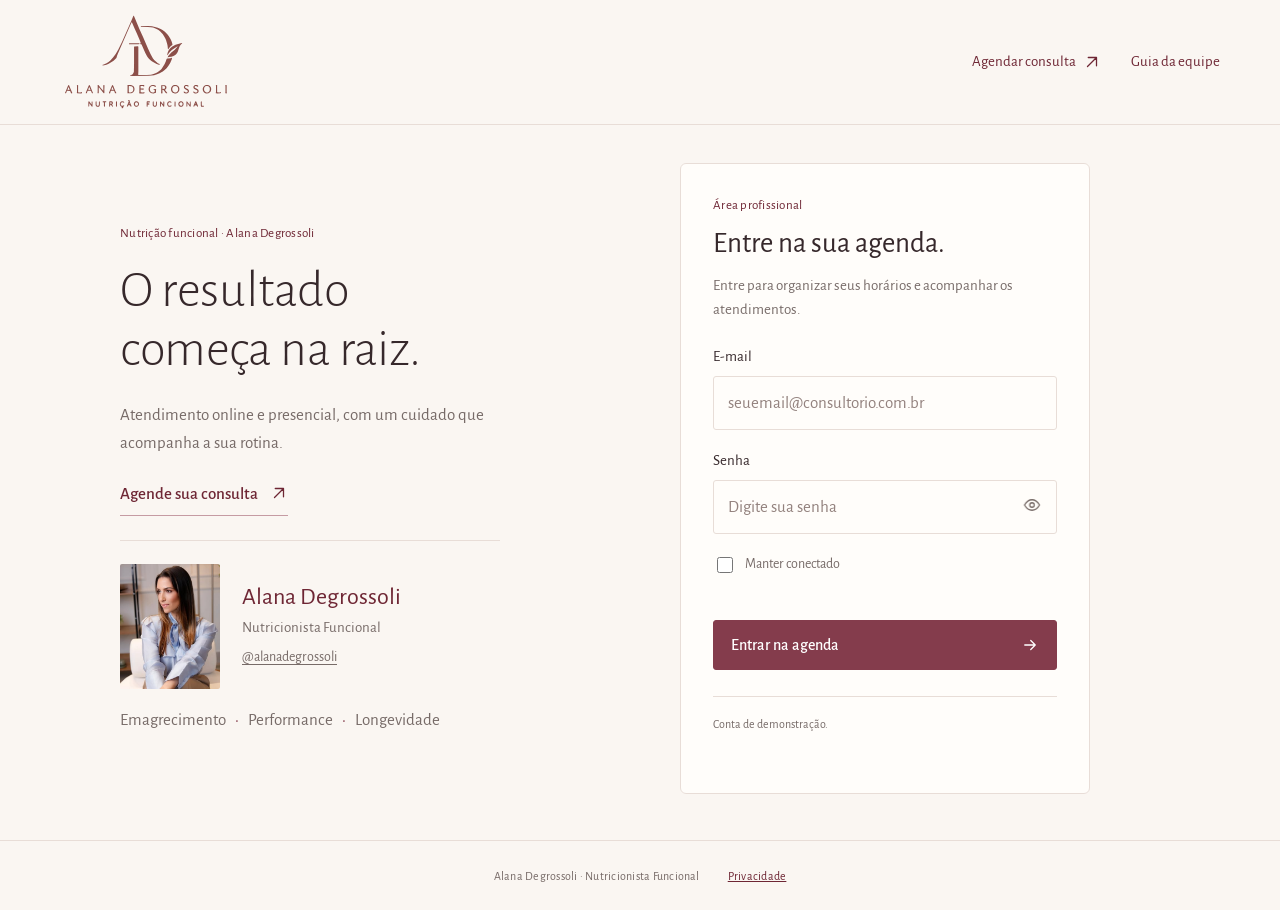
<file: index.html>
<!doctype html>
<html lang="pt-BR">
  <head>
    <meta
      http-equiv="Content-Security-Policy"
      content="default-src 'none'; script-src 'self'; worker-src 'self'; manifest-src 'self'; style-src 'self' 'unsafe-inline'; img-src 'self' data:; font-src 'self'; connect-src 'self' https://*.supabase.co; base-uri 'none'; object-src 'none'; form-action 'self'; upgrade-insecure-requests"
    />
    <meta name="apple-mobile-web-app-title" content="Alana Agenda" />
    <link rel="manifest" href="app.webmanifest" />
    <link rel="apple-touch-icon" sizes="180x180" href="apple-touch-icon.png" />
    <meta charset="utf-8" />
    <meta
      name="viewport"
      content="width=device-width,initial-scale=1,viewport-fit=cover"
    />
    <meta name="referrer" content="no-referrer" />
    <meta name="theme-color" content="#6E2634" />
    <meta
      name="description"
      content="Agenda de consultas de Alana Degrossoli, nutricionista funcional. Atendimento online e presencial."
    />
    <title>Alana Degrossoli | Agenda de consultas</title>
    <link rel="icon" href="favicon.svg" />
    <link rel="stylesheet" href="assets/style.css" />
    <link rel="stylesheet" href="assets/brand.css" />
    <link rel="stylesheet" href="assets/experience.css" />
  </head>
  <body class="alana-agenda agenda-portal">
    <a class="skip-link" href="#agenda-root">Ir para a agenda</a>
    <header class="agenda-shell-header">
      <a href="./" aria-label="Alana Degrossoli · Agenda"
        ><img
          src="brand/alana-logo.svg"
          width="475"
          height="276"
          alt="Alana Degrossoli · Nutricionista Funcional"
      /></a>
      <nav class="agenda-site-nav" aria-label="Navegação principal">
        <a href="agenda.html"
          >Agendar consulta <span data-alana-icon="arrow-up-right"></span></a
        ><a
          href="manual.html"
          class="agenda-guide-link"
          target="_blank"
          rel="noopener"
          >Guia da equipe</a
        >
      </nav>
      <div id="agenda-account" hidden>
        <span id="agenda-account-name"></span
        ><button class="button secondary" id="agenda-signout" type="button">
          Sair
        </button>
      </div>
    </header>
    <main id="agenda-login" class="agenda-login agenda-login-balanced">
      <section class="agenda-login-intro" aria-labelledby="agenda-intro-title">
        <p class="page-eyebrow">Nutrição funcional · Alana Degrossoli</p>
        <h1 class="agenda-balanced-title" id="agenda-intro-title">
          O resultado<br />começa na raiz.
        </h1>
        <p class="agenda-balanced-copy">
          Atendimento online e presencial, com um cuidado que acompanha a sua
          rotina.
        </p>
        <a class="agenda-balanced-appointment" href="agenda.html"
          >Agende sua consulta <span data-alana-icon="arrow-up-right"></span
        ></a>
        <figure class="agenda-studio-portrait">
          <img
            src="brand/alana-retrato.jpg"
            alt="Alana Degrossoli"
            width="360"
            height="640"
            fetchpriority="high"
          />
          <figcaption>
            <div>
              <h2>Alana Degrossoli</h2>
              <p>Nutricionista Funcional</p>
              <a
                class="agenda-balanced-instagram"
                href="https://www.instagram.com/alanadegrossoli/"
                target="_blank"
                rel="noopener noreferrer"
                >@alanadegrossoli</a
              >
            </div>
          </figcaption>
        </figure>
        <p class="agenda-balanced-specialties">
          Emagrecimento <span>·</span> Performance <span>·</span> Longevidade
        </p>
      </section>
      <section class="agenda-login-card" aria-labelledby="agenda-access-title">
        <div id="agenda-login-loading" role="status">
          Verificando seu acesso…
        </div>
        <div id="agenda-login-fields" hidden>
          <div class="agenda-access-heading">
            <p class="page-eyebrow">Área profissional</p>
            <h2 id="agenda-access-title">Entre na sua agenda.</h2>
            <p>
              Entre para organizar seus horários e acompanhar os atendimentos.
            </p>
          </div>
          <form id="agenda-login-form">
            <label
              >E-mail<input
                type="email"
                name="email"
                autocomplete="username"
                placeholder="seuemail@consultorio.com.br"
                required
                maxlength="254" /></label
            ><label
              >Senha<span class="agenda-password-wrap"
                ><input
                  type="password"
                  name="password"
                  autocomplete="current-password"
                  placeholder="Digite sua senha"
                  required
                  maxlength="128" /><button
                  type="button"
                  id="agenda-password-toggle"
                  aria-label="Mostrar senha"
                  aria-pressed="false"
                >
                  <svg viewBox="0 0 24 24" aria-hidden="true">
                    <path d="M2 12s4-7 10-7 10 7 10 7-4 7-10 7S2 12 2 12Z" />
                    <circle cx="12" cy="12" r="3" />
                  </svg></button></span></label
            ><label class="agenda-remember"
              ><input type="checkbox" name="remember" />Manter conectado</label
            ><button class="button primary" type="submit">
              Entrar na agenda <span data-alana-icon="arrow-right"></span>
            </button>
            <p class="error" id="agenda-login-error" role="alert"></p>
          </form>
          <p class="agenda-login-contact">Conta de demonstração.</p>
        </div>
      </section>
    </main>
    <main
      id="agenda-root"
      class="agenda-standalone-root"
      hidden
      tabindex="-1"
    ></main>
    <footer class="agenda-shell-footer">
      <span>Alana Degrossoli · Nutricionista Funcional</span
      ><a href="privacidade-agenda.html">Privacidade</a>
    </footer>
    <script src="config.js" defer></script>
    <script src="assets/icons.js" defer></script>
    <script src="assets/auth.js" defer></script>
    <script src="assets/api.js" defer></script>
    <script src="assets/categories.js" defer></script>
    <script src="assets/weekly.js" defer></script>
    <script src="assets/google-flow.js" defer></script>
    <script src="assets/admin.js" defer></script>
    <script src="assets/portal.js" defer></script>
    <script src="assets/pwa.js" defer></script>
    <script src="assets/setup.js" defer></script>
    <script src="assets/interface.js" defer></script>
  </body>
</html>
</file>
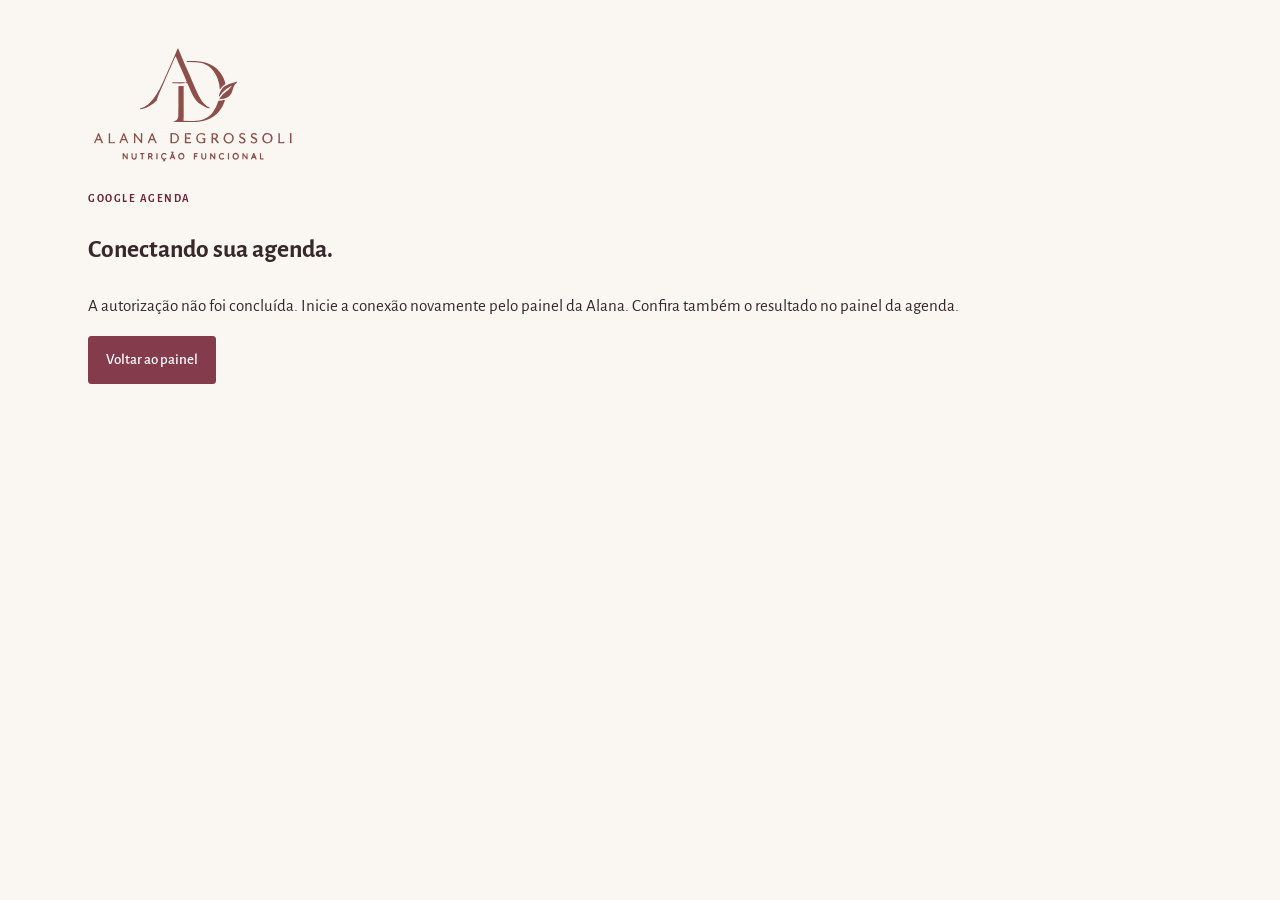
<file: agenda-google-callback.html>
<!doctype html>
<html lang="pt-BR">
  <head>
    <meta
      http-equiv="Content-Security-Policy"
      content="default-src 'none'; script-src 'self'; worker-src 'self'; manifest-src 'self'; style-src 'self' 'unsafe-inline'; img-src 'self' data:; font-src 'self'; connect-src 'self' https://*.supabase.co; base-uri 'none'; object-src 'none'; form-action 'self'; upgrade-insecure-requests"
    />
    <meta name="apple-mobile-web-app-title" content="Alana Agenda" />
    <link rel="manifest" href="app.webmanifest" />
    <link rel="apple-touch-icon" sizes="180x180" href="apple-touch-icon.png" />
    <meta charset="utf-8" />
    <meta
      name="viewport"
      content="width=device-width,initial-scale=1,viewport-fit=cover"
    />
    <meta name="referrer" content="no-referrer" />
    <title>Conexão Google Agenda | Alana</title>
    <link rel="icon" href="favicon.svg" />
    <link rel="stylesheet" href="assets/style.css" />
    <link rel="stylesheet" href="assets/brand.css" />
    <link rel="stylesheet" href="assets/experience.css" />
    <meta name="theme-color" content="#6E2634" />
  </head>
  <body class="alana-agenda agenda-page">
    <main class="agenda-container">
      <img
        class="agenda-callback-logo"
        src="brand/alana-logo.svg"
        width="475"
        height="276"
        alt="Alana Degrossoli"
      />
      <section class="agenda-card">
        <p class="page-eyebrow">GOOGLE AGENDA</p>
        <h1>Conectando sua agenda.</h1>
        <p id="google-status" role="status">
          Aguarde a confirmação da sua conexão.
        </p>
        <button id="google-close" type="button" class="button primary">
          Voltar ao painel
        </button>
      </section>
    </main>
    <script src="config.js" defer></script>
    <script src="assets/icons.js" defer></script>
    <script src="assets/api.js" defer></script>
    <script src="assets/google-flow.js" defer></script>
    <script src="assets/google-callback.js" defer></script>
  </body>
</html>
</file>
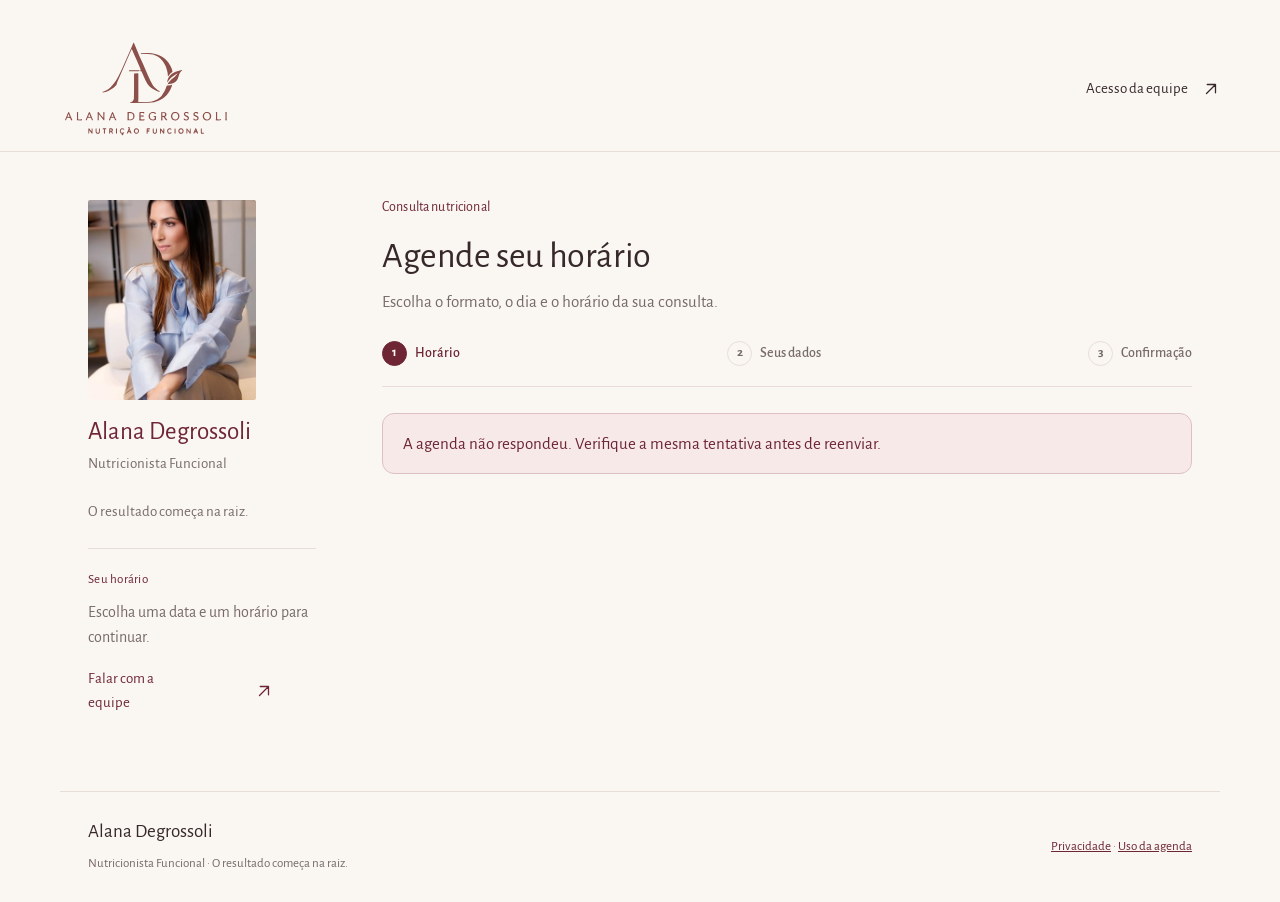
<file: agenda.html>
<!doctype html>
<html lang="pt-BR">
  <head>
    <meta
      http-equiv="Content-Security-Policy"
      content="default-src 'none'; script-src 'self'; worker-src 'self'; manifest-src 'self'; style-src 'self' 'unsafe-inline'; img-src 'self' data:; font-src 'self'; connect-src 'self' https://*.supabase.co; base-uri 'none'; object-src 'none'; form-action 'self'; upgrade-insecure-requests"
    />
    <meta name="apple-mobile-web-app-title" content="Alana Agenda" />
    <link rel="manifest" href="app.webmanifest" />
    <link rel="apple-touch-icon" sizes="180x180" href="apple-touch-icon.png" />
    <meta charset="utf-8" />
    <meta
      name="viewport"
      content="width=device-width,initial-scale=1,viewport-fit=cover"
    />
    <meta name="referrer" content="no-referrer" />
    <meta name="theme-color" content="#6E2634" />
    <meta
      name="description"
      content="Agende sua consulta de nutrição funcional com Alana Degrossoli. Atendimento online e presencial."
    />
    <title>Agende uma consulta — Alana</title>

    <link rel="icon" href="favicon.svg" />
    <link rel="stylesheet" href="assets/style.css" />
    <link rel="stylesheet" href="assets/brand.css" />
    <link rel="stylesheet" href="assets/experience.css" />
  </head>
  <body class="alana-agenda agenda-page">
    <a class="skip-link" href="#agenda-main">Ir para o agendamento</a>
    <header class="agenda-public-brand">
      <div class="agenda-public-home">
        <img
          class="agenda-public-logo"
          src="brand/alana-logo.svg"
          width="475"
          height="276"
          alt="Alana"
          fetchpriority="high"
        />
      </div>
      <a class="agenda-public-team" href="./"
        >Acesso da equipe <span data-alana-icon="arrow-up-right"></span
      ></a>
    </header>
    <main id="agenda-main" class="agenda-container" tabindex="-1">
      <div class="agenda-booking-layout">
        <aside class="agenda-booking-profile" aria-label="Sobre o atendimento">
          <div class="agenda-booking-person">
            <img
              src="brand/alana-retrato.jpg"
              alt="Alana Degrossoli"
              width="360"
              height="640"
            />
            <div>
              <h2>Alana Degrossoli</h2>
              <p>Nutricionista Funcional</p>
            </div>
          </div>
          <p class="agenda-booking-signature">O resultado começa na raiz.</p>
          <div class="agenda-booking-summary">
            <p class="page-eyebrow">Seu horário</p>
            <p id="agenda-appointment-preview">
              Escolha uma data e um horário ao lado.
            </p>
          </div>
          <a
            class="agenda-booking-contact"
            href="https://wa.me/5519998117117"
            target="_blank"
            rel="noopener noreferrer"
            >Falar com a equipe <span data-alana-icon="arrow-up-right"></span
          ></a>
        </aside>
        <div class="agenda-booking-flow">
          <div class="agenda-intro">
            <div>
              <p class="page-eyebrow">Consulta nutricional</p>
              <h1>Agende seu horário</h1>
              <p>Escolha o formato, o dia e o horário da sua consulta.</p>
              <p id="agenda-profile-public" class="agenda-profile-public"></p>
            </div>
          </div>
          <ol class="agenda-public-steps" aria-label="Etapas do agendamento">
            <li aria-current="step"><span>1</span>Horário</li>
            <li><span>2</span>Seus dados</li>
            <li><span>3</span>Confirmação</li>
          </ol>
          <p id="agenda-notice" class="notice" role="status">
            Buscando os próximos horários…
          </p>
          <form id="agenda-form" class="agenda-card" hidden>
            <div class="agenda-form-heading">
              <span class="agenda-step">01</span>
              <div>
                <h2>Data e horário</h2>
                <p>
                  Escolha a data e o horário da sua consulta. Todos os horários
                  são de Brasília.
                </p>
              </div>
            </div>
            <fieldset id="agenda-inputs" class="agenda-plain-fieldset">
              <fieldset class="agenda-plain-fieldset">
                <legend>Formato da consulta</legend>
                <div class="agenda-mode-options">
                  <label
                    ><input
                      type="radio"
                      name="mode"
                      value="online"
                      checked
                    /><span
                      ><span class="agenda-mode-title"
                        ><span data-alana-icon="video"></span>Online</span
                      ><small>Cuide de você, de onde estiver</small></span
                    ></label
                  ><label
                    ><input type="radio" name="mode" value="presencial" /><span
                      ><span class="agenda-mode-title"
                        ><span data-alana-icon="pin"></span>Presencial</span
                      ><small>Atendimento no consultório</small></span
                    ></label
                  >
                </div>
              </fieldset>
              <div class="agenda-date-heading">
                <h3>Escolha uma data</h3>
                <div class="agenda-date-nav">
                  <button
                    id="agenda-dates-prev"
                    type="button"
                    class="agenda-nav-button"
                    aria-label="Datas anteriores"
                  >
                    <span data-alana-icon="chevron-left"></span></button
                  ><button
                    id="agenda-dates-next"
                    type="button"
                    class="agenda-nav-button"
                    aria-label="Próximas datas"
                  >
                    <span data-alana-icon="chevron-right"></span>
                  </button>
                </div>
              </div>
              <div
                id="agenda-dates"
                class="agenda-date-options"
                role="group"
                aria-label="Datas disponíveis"
              ></div>
              <h3>Horários disponíveis</h3>
              <div
                id="agenda-hours"
                class="agenda-hour-options"
                role="group"
                aria-label="Horários disponíveis"
              ></div>
              <p id="agenda-selection" class="agenda-selection" role="status">
                Selecione uma data e um horário.
              </p>
              <div class="agenda-divider"></div>
              <div class="agenda-form-heading">
                <span class="agenda-step">02</span>
                <div>
                  <h2>Seus dados</h2>
                  <p>Preencha seus dados para confirmar o horário escolhido.</p>
                </div>
              </div>
              <div class="agenda-fields">
                <label
                  >Seu nome<input
                    name="name"
                    autocomplete="name"
                    maxlength="120"
                    minlength="2"
                    placeholder="Digite seu nome completo"
                    required /></label
                ><label
                  >WhatsApp<input
                    name="whatsapp"
                    autocomplete="tel"
                    type="tel"
                    inputmode="tel"
                    maxlength="25"
                    placeholder="(11) 9 9999-9999"
                    required /></label
                ><label
                  >E-mail<input
                    name="email"
                    type="email"
                    autocomplete="email"
                    maxlength="180"
                    placeholder="Digite seu e-mail"
                    required /></label
                ><label
                  >Tipo de consulta<select name="company" required>
                    <option value="">Selecione</option>
                    <option>Primeira consulta</option>
                    <option>Consulta de acompanhamento</option>
                  </select></label
                ><label class="agenda-wide"
                  >Endereço
                  <span id="agenda-address-optional" class="field-optional"
                    >(opcional para consulta online)</span
                  ><input
                    name="address"
                    autocomplete="street-address"
                    maxlength="300"
                    placeholder="Rua, número, bairro e cidade" /></label
                ><label
                  >Objetivo da consulta<select
                    name="subject"
                    id="agenda-subject"
                    required
                  ></select></label
                ><label
                  >Observações <span class="field-optional">(opcional)</span
                  ><input
                    name="notes"
                    maxlength="500"
                    placeholder="Informações sobre o agendamento (sem dados de saúde)"
                /></label>
              </div>
              <label class="agenda-consent"
                ><input name="consent" type="checkbox" required /><span
                  >Concordo com o uso dos meus dados pela equipe da Alana para
                  organizar esta consulta. Consulte o aviso de privacidade no
                  rodapé.</span
                ></label
              >
              <div class="agenda-honeypot" aria-hidden="true">
                <label
                  >Website<input
                    name="website"
                    tabindex="-1"
                    autocomplete="off"
                /></label>
              </div>
            </fieldset>
            <p id="agenda-error" class="error" role="alert"></p>
            <button
              id="agenda-confirm"
              class="button primary agenda-confirm"
              type="submit"
            >
              Confirmar agendamento</button
            ><button
              id="agenda-retry"
              class="button secondary agenda-confirm"
              type="button"
              hidden
            >
              Verificar e recuperar esta tentativa
            </button>
            <p class="agenda-form-footer">
              <span id="agenda-host-name">Alana Degrossoli</span> ·
              Nutricionista Funcional
            </p>
          </form>
          <section
            id="agenda-confirmation"
            class="agenda-card agenda-confirmation"
            hidden
            tabindex="-1"
          >
            <div class="agenda-success-icon" aria-hidden="true">
              <svg viewBox="0 0 24 24"><path d="m5 12 4 4 10-10" /></svg>
            </div>
            <p class="page-eyebrow" id="agenda-confirmation-eyebrow">
              AGENDAMENTO CONFIRMADO
            </p>
            <h2 id="agenda-confirmation-title">Nos vemos em breve!</h2>
            <p id="agenda-protocol" class="receipt-id"></p>
            <dl id="agenda-confirmation-details" class="detail-grid"></dl>
            <p id="agenda-access-note" class="notice"></p>
            <p
              id="agenda-email-note"
              class="agenda-hint"
              role="status"
              hidden
            ></p>
            <a
              id="agenda-map-link"
              class="button secondary"
              target="_blank"
              rel="noopener noreferrer"
              hidden
              >Abrir rota no mapa / GPS</a
            ><a
              id="agenda-meeting-link"
              class="button primary"
              target="_blank"
              rel="noopener noreferrer"
              hidden
              >Acessar consulta online</a
            ><button
              id="agenda-meet-refresh"
              class="button secondary"
              type="button"
              hidden
            >
              Verificar link do Meet
            </button>
            <div class="agenda-confirmation-actions">
              <button
                id="agenda-google-calendar"
                class="button secondary"
                type="button"
              >
                Adicionar ao Google Agenda</button
              ><button
                id="agenda-calendar"
                class="button secondary"
                type="button"
              >
                Adicionar ao calendário</button
              ><button id="agenda-another" class="text-button" type="button">
                Agendar outra consulta
              </button>
            </div>
            <p class="agenda-hint">
              Para alterar ou cancelar, fale com a equipe e informe o protocolo.
            </p>
            <p class="error" id="agenda-calendar-error" role="alert"></p>
          </section>
        </div>
      </div>
    </main>
    <footer class="agenda-public-footer">
      <div class="agenda-public-footer-brand">
        <div>
          <p>Alana Degrossoli</p>
          <small>Nutricionista Funcional · O resultado começa na raiz.</small>
        </div>
      </div>
      <nav aria-label="Informações da agenda">
        <a href="privacidade-agenda.html">Privacidade</a> ·
        <a href="termos-agenda.html">Uso da agenda</a>
      </nav>
    </footer>
    <script src="config.js" defer></script>
    <script src="assets/icons.js" defer></script>
    <script src="assets/api.js" defer></script>
    <script src="assets/public.js" defer></script>
    <script src="assets/pwa.js" defer></script>
    <script src="assets/setup.js" defer></script>
    <script src="assets/interface.js" defer></script>
  </body>
</html>
</file>
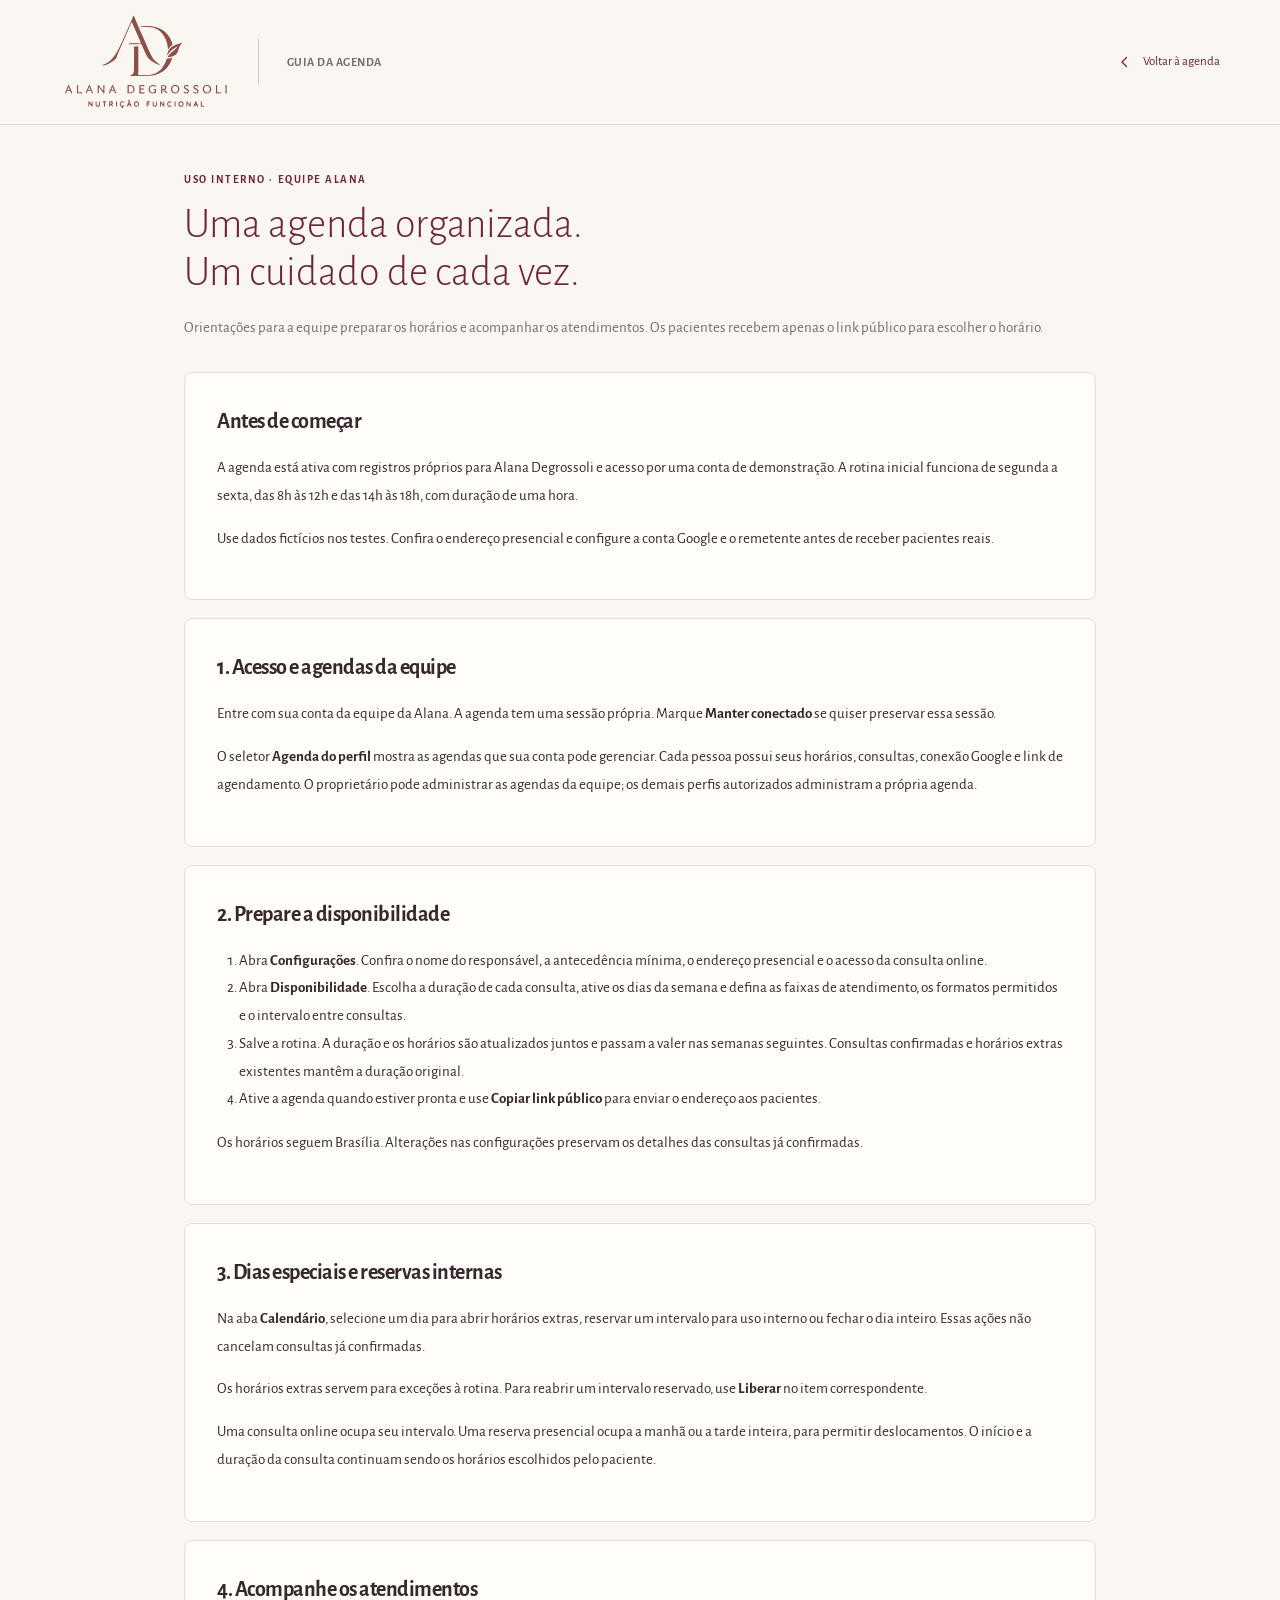
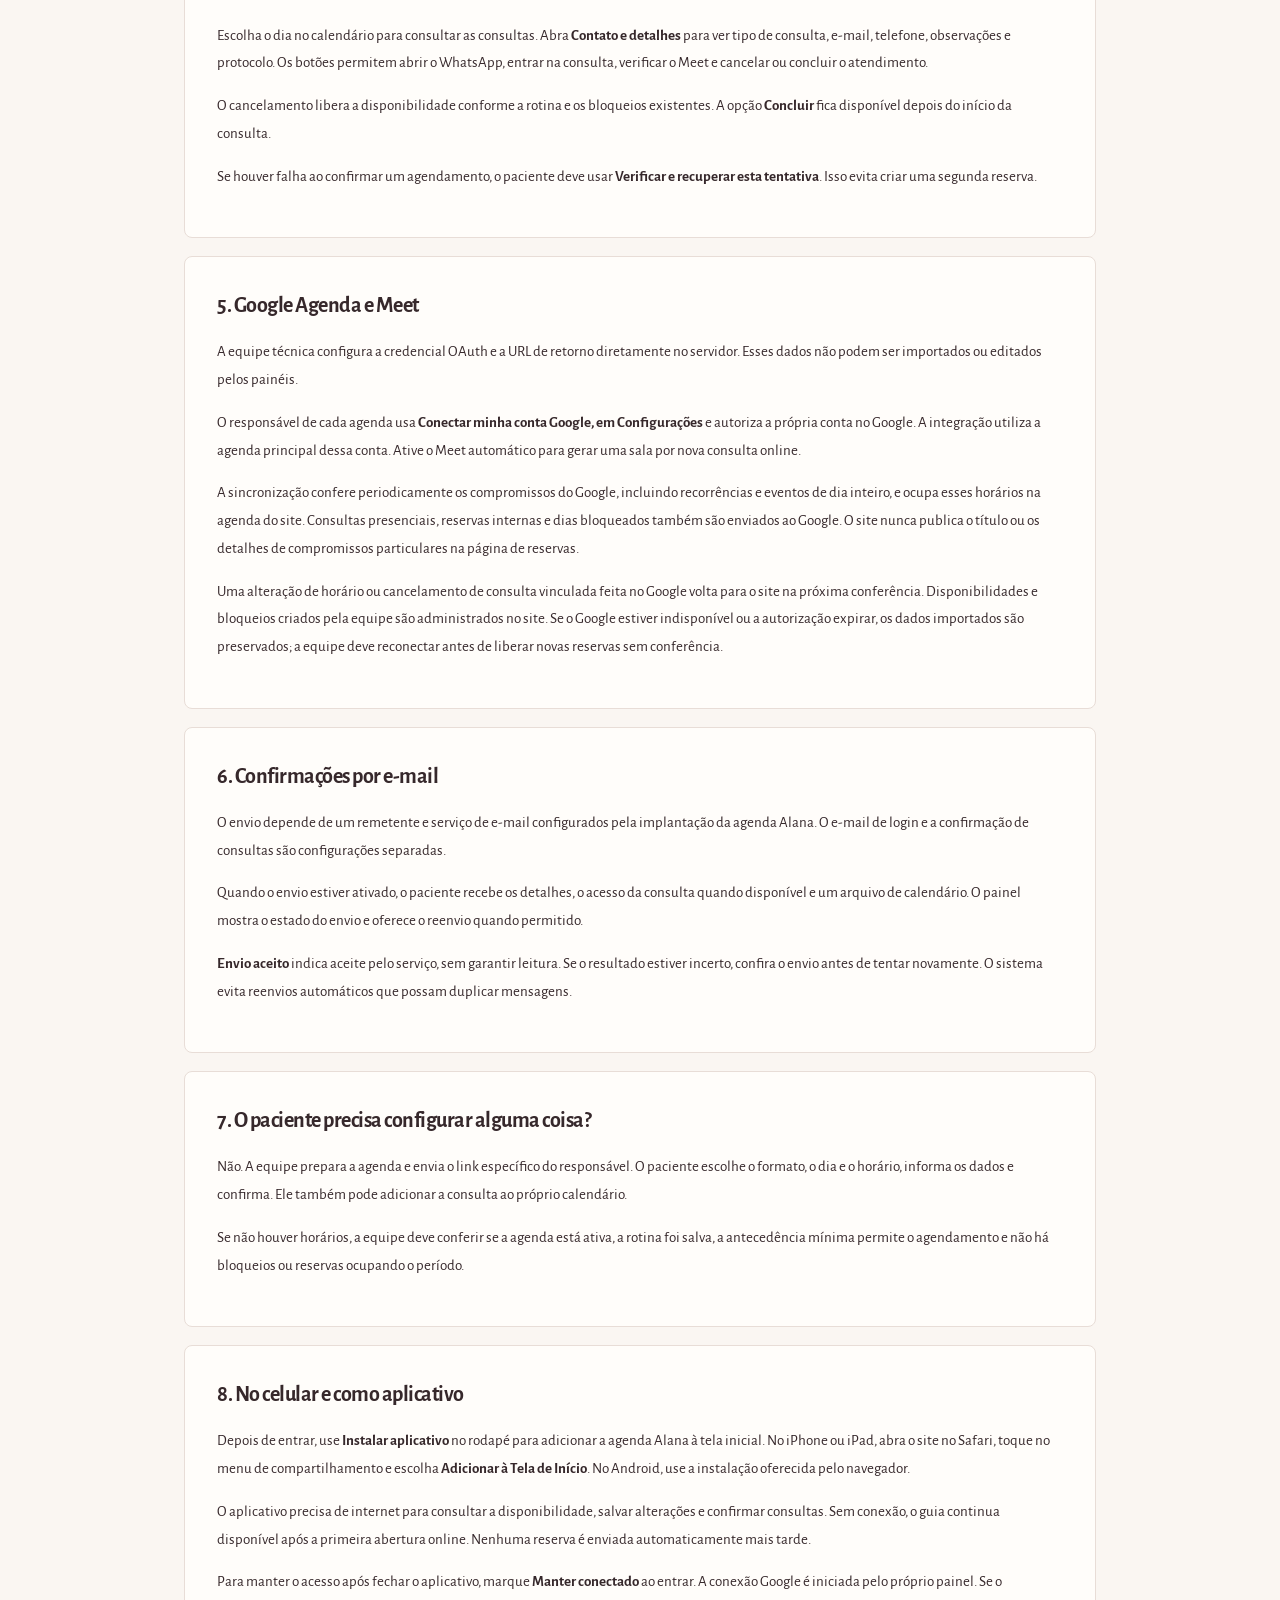
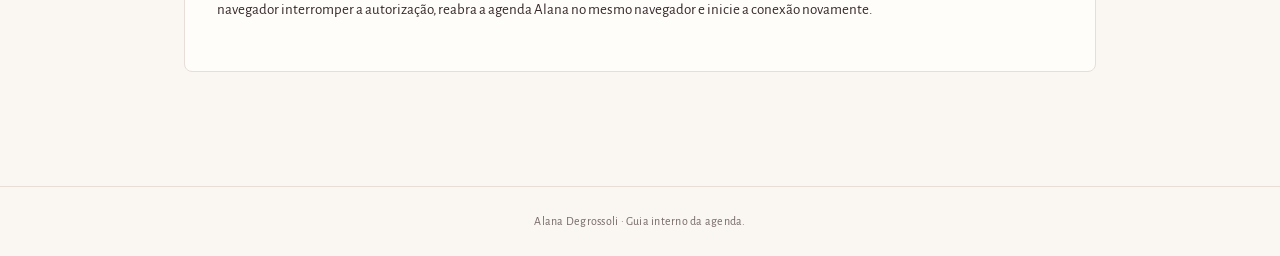
<file: manual.html>
<!doctype html>
<html lang="pt-BR">
  <head>
    <meta
      http-equiv="Content-Security-Policy"
      content="default-src 'none'; script-src 'self'; worker-src 'self'; manifest-src 'self'; style-src 'self' 'unsafe-inline'; img-src 'self' data:; font-src 'self'; connect-src 'self' https://*.supabase.co; base-uri 'none'; object-src 'none'; form-action 'self'; upgrade-insecure-requests"
    />
    <meta name="apple-mobile-web-app-title" content="Alana Agenda" />
    <link rel="manifest" href="app.webmanifest" />
    <link rel="apple-touch-icon" sizes="180x180" href="apple-touch-icon.png" />
    <meta charset="utf-8" />
    <meta
      name="viewport"
      content="width=device-width,initial-scale=1,viewport-fit=cover"
    />
    <meta name="referrer" content="no-referrer" />
    <title>Alana Agenda | Guia da equipe</title>
    <link rel="icon" href="favicon.svg" />
    <link rel="stylesheet" href="assets/style.css" />
    <link rel="stylesheet" href="assets/brand.css" />
    <link rel="stylesheet" href="assets/experience.css" />
    <meta name="theme-color" content="#6E2634" />
  </head>
  <body class="alana-agenda agenda-portal">
    <header class="agenda-shell-header">
      <a href="./" aria-label="Voltar à agenda"
        ><img
          src="brand/alana-logo.svg"
          width="475"
          height="276"
          alt="Alana Degrossoli" /></a
      ><span class="agenda-shell-product">GUIA DA AGENDA</span
      ><a class="agenda-guide-link" href="./"
        ><span data-alana-icon="chevron-left"></span>Voltar à agenda</a
      >
    </header>
    <main class="agenda-guide">
      <p class="page-eyebrow">USO INTERNO · EQUIPE ALANA</p>
      <h1>Uma agenda organizada.<br />Um cuidado de cada vez.</h1>
      <p>
        Orientações para a equipe preparar os horários e acompanhar os
        atendimentos. Os pacientes recebem apenas o link público para escolher o
        horário.
      </p>
      <section class="agenda-card">
        <h2>Antes de começar</h2>
        <p>
          A agenda está ativa com registros próprios para Alana Degrossoli e
          acesso por uma conta de demonstração. A rotina inicial funciona de
          segunda a sexta, das 8h às 12h e das 14h às 18h, com duração de uma
          hora.
        </p>
        <p>
          Use dados fictícios nos testes. Confira o endereço presencial e
          configure a conta Google e o remetente antes de receber pacientes
          reais.
        </p>
      </section>
      <section class="agenda-card">
        <h2>1. Acesso e agendas da equipe</h2>
        <p>
          Entre com sua conta da equipe da Alana. A agenda tem uma sessão
          própria. Marque <strong>Manter conectado</strong> se quiser preservar
          essa sessão.
        </p>
        <p>
          O seletor <strong>Agenda do perfil</strong> mostra as agendas que sua
          conta pode gerenciar. Cada pessoa possui seus horários, consultas,
          conexão Google e link de agendamento. O proprietário pode administrar
          as agendas da equipe; os demais perfis autorizados administram a
          própria agenda.
        </p>
      </section>
      <section class="agenda-card">
        <h2>2. Prepare a disponibilidade</h2>
        <ol>
          <li>
            Abra <strong>Configurações</strong>. Confira o nome do responsável,
            a antecedência mínima, o endereço presencial e o acesso da consulta
            online.
          </li>
          <li>
            Abra <strong>Disponibilidade</strong>. Escolha a duração de cada
            consulta, ative os dias da semana e defina as faixas de atendimento,
            os formatos permitidos e o intervalo entre consultas.
          </li>
          <li>
            Salve a rotina. A duração e os horários são atualizados juntos e
            passam a valer nas semanas seguintes. Consultas confirmadas e
            horários extras existentes mantêm a duração original.
          </li>
          <li>
            Ative a agenda quando estiver pronta e use
            <strong>Copiar link público</strong> para enviar o endereço aos
            pacientes.
          </li>
        </ol>
        <p>
          Os horários seguem Brasília. Alterações nas configurações preservam os
          detalhes das consultas já confirmadas.
        </p>
      </section>
      <section class="agenda-card">
        <h2>3. Dias especiais e reservas internas</h2>
        <p>
          Na aba <strong>Calendário</strong>, selecione um dia para abrir
          horários extras, reservar um intervalo para uso interno ou fechar o
          dia inteiro. Essas ações não cancelam consultas já confirmadas.
        </p>
        <p>
          Os horários extras servem para exceções à rotina. Para reabrir um
          intervalo reservado, use <strong>Liberar</strong> no item
          correspondente.
        </p>
        <p>
          Uma consulta online ocupa seu intervalo. Uma reserva presencial ocupa
          a manhã ou a tarde inteira, para permitir deslocamentos. O início e a
          duração da consulta continuam sendo os horários escolhidos pelo
          paciente.
        </p>
      </section>
      <section class="agenda-card">
        <h2>4. Acompanhe os atendimentos</h2>
        <p>
          Escolha o dia no calendário para consultar as consultas. Abra
          <strong>Contato e detalhes</strong> para ver tipo de consulta, e-mail,
          telefone, observações e protocolo. Os botões permitem abrir o
          WhatsApp, entrar na consulta, verificar o Meet e cancelar ou concluir
          o atendimento.
        </p>
        <p>
          O cancelamento libera a disponibilidade conforme a rotina e os
          bloqueios existentes. A opção <strong>Concluir</strong> fica
          disponível depois do início da consulta.
        </p>
        <p>
          Se houver falha ao confirmar um agendamento, o paciente deve usar
          <strong>Verificar e recuperar esta tentativa</strong>. Isso evita
          criar uma segunda reserva.
        </p>
      </section>
      <section class="agenda-card">
        <h2>5. Google Agenda e Meet</h2>
        <p>
          A equipe técnica configura a credencial OAuth e a URL de retorno
          diretamente no servidor. Esses dados não podem ser importados ou
          editados pelos painéis.
        </p>
        <p>
          O responsável de cada agenda usa
          <strong>Conectar minha conta Google, em Configurações</strong> e
          autoriza a própria conta no Google. A integração utiliza a agenda
          principal dessa conta. Ative o Meet automático para gerar uma sala por
          nova consulta online.
        </p>
        <p>
          A sincronização confere periodicamente os compromissos do Google,
          incluindo recorrências e eventos de dia inteiro, e ocupa esses
          horários na agenda do site. Consultas presenciais, reservas internas e
          dias bloqueados também são enviados ao Google. O site nunca publica o
          título ou os detalhes de compromissos particulares na página de
          reservas.
        </p>
        <p>
          Uma alteração de horário ou cancelamento de consulta vinculada feita
          no Google volta para o site na próxima conferência. Disponibilidades e
          bloqueios criados pela equipe são administrados no site. Se o Google
          estiver indisponível ou a autorização expirar, os dados importados são
          preservados; a equipe deve reconectar antes de liberar novas reservas
          sem conferência.
        </p>
      </section>
      <section class="agenda-card">
        <h2>6. Confirmações por e-mail</h2>
        <p>
          O envio depende de um remetente e serviço de e-mail configurados pela
          implantação da agenda Alana. O e-mail de login e a confirmação de
          consultas são configurações separadas.
        </p>
        <p>
          Quando o envio estiver ativado, o paciente recebe os detalhes, o
          acesso da consulta quando disponível e um arquivo de calendário. O
          painel mostra o estado do envio e oferece o reenvio quando permitido.
        </p>
        <p>
          <strong>Envio aceito</strong> indica aceite pelo serviço, sem garantir
          leitura. Se o resultado estiver incerto, confira o envio antes de
          tentar novamente. O sistema evita reenvios automáticos que possam
          duplicar mensagens.
        </p>
      </section>
      <section class="agenda-card">
        <h2>7. O paciente precisa configurar alguma coisa?</h2>
        <p>
          Não. A equipe prepara a agenda e envia o link específico do
          responsável. O paciente escolhe o formato, o dia e o horário, informa
          os dados e confirma. Ele também pode adicionar a consulta ao próprio
          calendário.
        </p>
        <p>
          Se não houver horários, a equipe deve conferir se a agenda está ativa,
          a rotina foi salva, a antecedência mínima permite o agendamento e não
          há bloqueios ou reservas ocupando o período.
        </p>
      </section>
      <section class="agenda-card">
        <h2>8. No celular e como aplicativo</h2>
        <p>
          Depois de entrar, use <strong>Instalar aplicativo</strong> no rodapé
          para adicionar a agenda Alana à tela inicial. No iPhone ou iPad, abra
          o site no Safari, toque no menu de compartilhamento e escolha
          <strong>Adicionar à Tela de Início</strong>. No Android, use a
          instalação oferecida pelo navegador.
        </p>
        <p>
          O aplicativo precisa de internet para consultar a disponibilidade,
          salvar alterações e confirmar consultas. Sem conexão, o guia continua
          disponível após a primeira abertura online. Nenhuma reserva é enviada
          automaticamente mais tarde.
        </p>
        <p>
          Para manter o acesso após fechar o aplicativo, marque
          <strong>Manter conectado</strong> ao entrar. A conexão Google é
          iniciada pelo próprio painel. Se o navegador interromper a
          autorização, reabra a agenda Alana no mesmo navegador e inicie a
          conexão novamente.
        </p>
      </section>
    </main>
    <footer class="agenda-shell-footer">
      Alana Degrossoli · Guia interno da agenda.
    </footer>
    <script src="config.js" defer></script>
    <script src="assets/icons.js" defer></script>
    <script src="assets/pwa.js" defer></script>
    <script src="assets/setup.js" defer></script>
  </body>
</html>
</file>
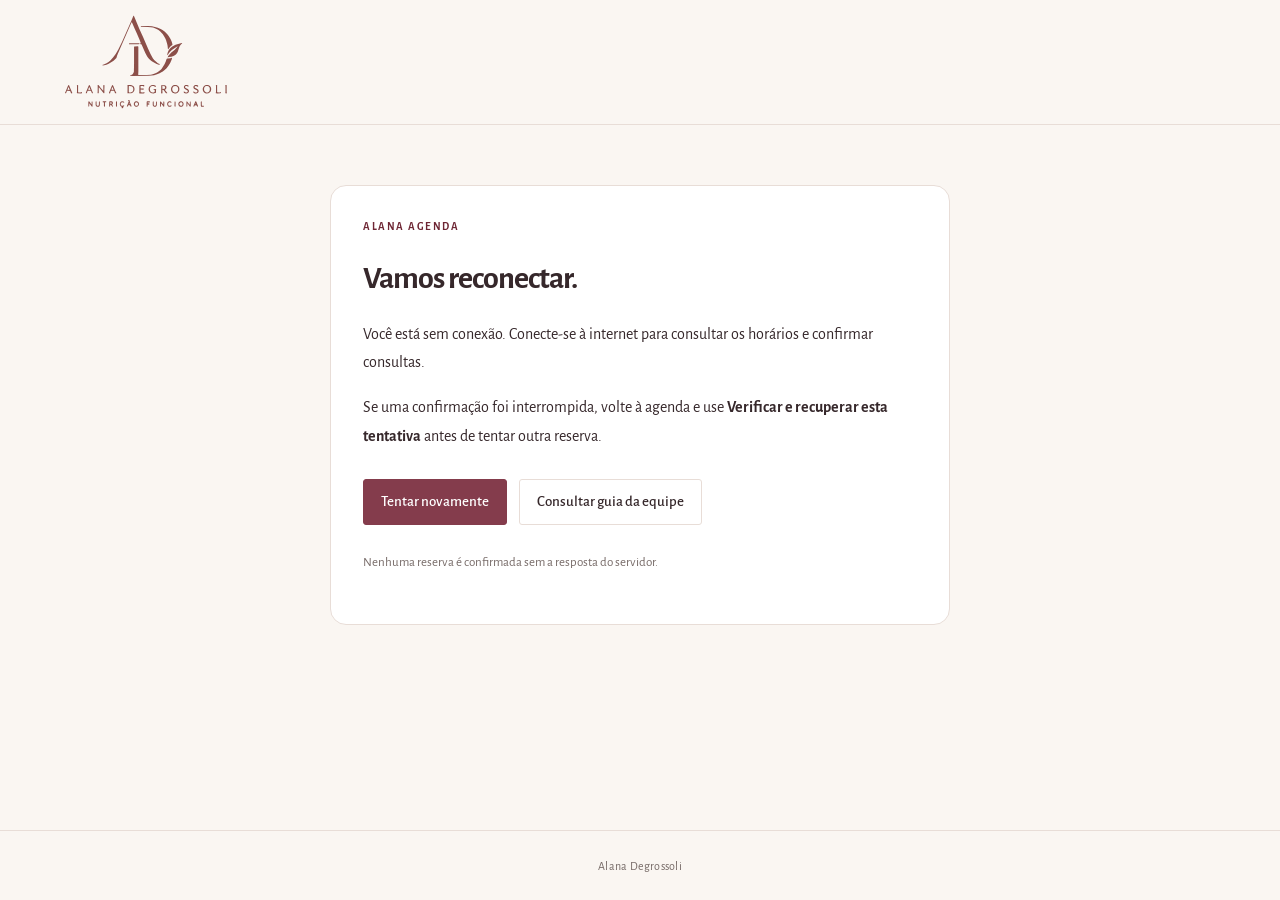
<file: offline.html>
<!doctype html>
<html lang="pt-BR">
  <head>
    <meta
      http-equiv="Content-Security-Policy"
      content="default-src 'none'; script-src 'self'; worker-src 'self'; manifest-src 'self'; style-src 'self' 'unsafe-inline'; img-src 'self' data:; font-src 'self'; connect-src 'self' https://*.supabase.co; base-uri 'none'; object-src 'none'; form-action 'self'; upgrade-insecure-requests"
    />
    <meta name="apple-mobile-web-app-title" content="Alana Agenda" />
    <link rel="manifest" href="app.webmanifest" />
    <link rel="apple-touch-icon" sizes="180x180" href="apple-touch-icon.png" />
    <meta charset="utf-8" />
    <meta
      name="viewport"
      content="width=device-width,initial-scale=1,viewport-fit=cover"
    />
    <meta name="referrer" content="no-referrer" />
    <title>Sem conexão | Alana Agenda</title>
    <link rel="icon" href="favicon.svg" />
    <link rel="stylesheet" href="assets/style.css" />
    <link rel="stylesheet" href="assets/brand.css" />
    <link rel="stylesheet" href="assets/experience.css" />
    <meta name="theme-color" content="#6E2634" />
  </head>
  <body class="alana-agenda agenda-portal agenda-offline-page">
    <header class="agenda-shell-header">
      <a href="./" aria-label="Alana Agenda"
        ><img
          src="brand/alana-logo.svg"
          width="475"
          height="276"
          alt="Alana Degrossoli"
      /></a>
    </header>
    <main class="agenda-offline-card">
      <p class="page-eyebrow">ALANA AGENDA</p>
      <h1>Vamos reconectar.</h1>
      <p id="offline-status" role="status">
        Você está sem conexão. Conecte-se à internet para consultar os horários
        e confirmar consultas.
      </p>
      <p>
        Se uma confirmação foi interrompida, volte à agenda e use
        <strong>Verificar e recuperar esta tentativa</strong> antes de tentar
        outra reserva.
      </p>
      <div class="agenda-offline-actions">
        <button id="offline-retry" class="button primary" type="button">
          Tentar novamente</button
        ><a class="button secondary" href="manual.html"
          >Consultar guia da equipe</a
        >
      </div>
      <p class="agenda-hint">
        Nenhuma reserva é confirmada sem a resposta do servidor.
      </p>
    </main>
    <footer class="agenda-shell-footer">Alana Degrossoli</footer>
    <script src="config.js" defer></script>
    <script src="assets/icons.js" defer></script>
    <script src="assets/offline.js" defer></script>
    <script src="assets/pwa.js" defer></script>
    <script src="assets/setup.js" defer></script>
  </body>
</html>
</file>
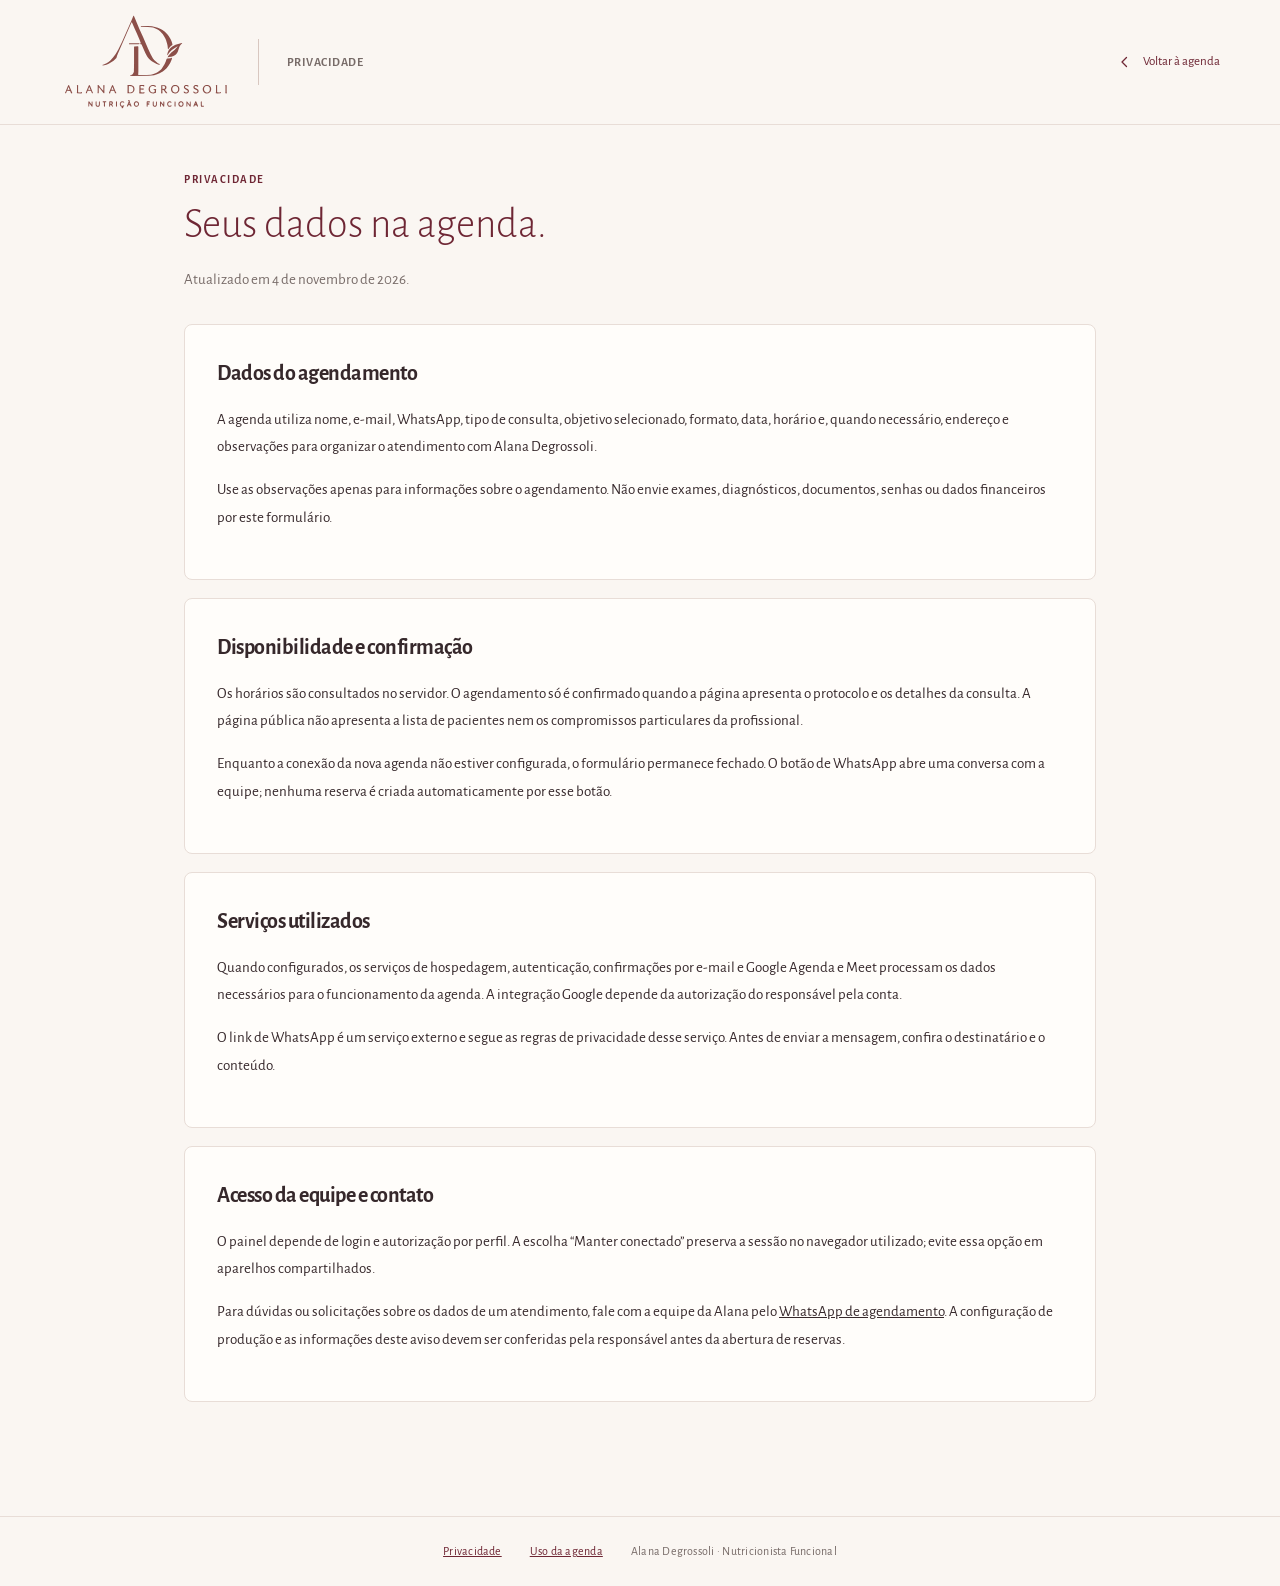
<file: privacidade-agenda.html>
<!doctype html>
<html lang="pt-BR">
  <head>
    <meta
      http-equiv="Content-Security-Policy"
      content="default-src 'none'; script-src 'self'; worker-src 'self'; manifest-src 'self'; style-src 'self' 'unsafe-inline'; img-src 'self' data:; font-src 'self'; connect-src 'self' https://*.supabase.co; base-uri 'none'; object-src 'none'; form-action 'self'; upgrade-insecure-requests"
    />
    <meta name="apple-mobile-web-app-title" content="Alana Agenda" />
    <link rel="manifest" href="app.webmanifest" />
    <link rel="apple-touch-icon" sizes="180x180" href="apple-touch-icon.png" />
    <meta charset="utf-8" />
    <meta
      name="viewport"
      content="width=device-width,initial-scale=1,viewport-fit=cover"
    />
    <meta name="referrer" content="no-referrer" />
    <title>Privacidade da agenda | Alana Degrossoli</title>
    <link rel="icon" href="favicon.svg" />
    <link rel="stylesheet" href="assets/style.css" />
    <link rel="stylesheet" href="assets/brand.css" />
    <link rel="stylesheet" href="assets/experience.css" />
    <meta name="theme-color" content="#6E2634" />
  </head>
  <body class="alana-agenda agenda-portal">
    <header class="agenda-shell-header">
      <a href="./" aria-label="Voltar à agenda"
        ><img
          src="brand/alana-logo.svg"
          width="475"
          height="276"
          alt="Alana Degrossoli" /></a
      ><span class="agenda-shell-product">PRIVACIDADE</span
      ><a class="agenda-guide-link" href="./"
        ><span data-alana-icon="chevron-left"></span>Voltar à agenda</a
      >
    </header>
    <main class="agenda-guide">
      <p class="page-eyebrow">PRIVACIDADE</p>
      <h1>Seus dados na agenda.</h1>
      <p>Atualizado em 4 de novembro de 2026.</p>
      <section class="agenda-card">
        <h2>Dados do agendamento</h2>
        <p>
          A agenda utiliza nome, e-mail, WhatsApp, tipo de consulta, objetivo
          selecionado, formato, data, horário e, quando necessário, endereço e
          observações para organizar o atendimento com Alana Degrossoli.
        </p>
        <p>
          Use as observações apenas para informações sobre o agendamento. Não
          envie exames, diagnósticos, documentos, senhas ou dados financeiros
          por este formulário.
        </p>
      </section>
      <section class="agenda-card">
        <h2>Disponibilidade e confirmação</h2>
        <p>
          Os horários são consultados no servidor. O agendamento só é confirmado
          quando a página apresenta o protocolo e os detalhes da consulta. A
          página pública não apresenta a lista de pacientes nem os compromissos
          particulares da profissional.
        </p>
        <p>
          Enquanto a conexão da nova agenda não estiver configurada, o
          formulário permanece fechado. O botão de WhatsApp abre uma conversa
          com a equipe; nenhuma reserva é criada automaticamente por esse botão.
        </p>
      </section>
      <section class="agenda-card">
        <h2>Serviços utilizados</h2>
        <p>
          Quando configurados, os serviços de hospedagem, autenticação,
          confirmações por e-mail e Google Agenda e Meet processam os dados
          necessários para o funcionamento da agenda. A integração Google
          depende da autorização do responsável pela conta.
        </p>
        <p>
          O link de WhatsApp é um serviço externo e segue as regras de
          privacidade desse serviço. Antes de enviar a mensagem, confira o
          destinatário e o conteúdo.
        </p>
      </section>
      <section class="agenda-card">
        <h2>Acesso da equipe e contato</h2>
        <p>
          O painel depende de login e autorização por perfil. A escolha “Manter
          conectado” preserva a sessão no navegador utilizado; evite essa opção
          em aparelhos compartilhados.
        </p>
        <p>
          Para dúvidas ou solicitações sobre os dados de um atendimento, fale
          com a equipe da Alana pelo
          <a
            href="https://wa.me/5519998117117"
            target="_blank"
            rel="noopener noreferrer"
            >WhatsApp de agendamento</a
          >. A configuração de produção e as informações deste aviso devem ser
          conferidas pela responsável antes da abertura de reservas.
        </p>
      </section>
    </main>
    <footer class="agenda-shell-footer">
      <a href="privacidade-agenda.html">Privacidade</a
      ><a href="termos-agenda.html">Uso da agenda</a
      ><span>Alana Degrossoli · Nutricionista Funcional</span>
    </footer>
    <script src="config.js" defer></script>
    <script src="assets/icons.js" defer></script>
    <script src="assets/pwa.js" defer></script>
  </body>
</html>
</file>
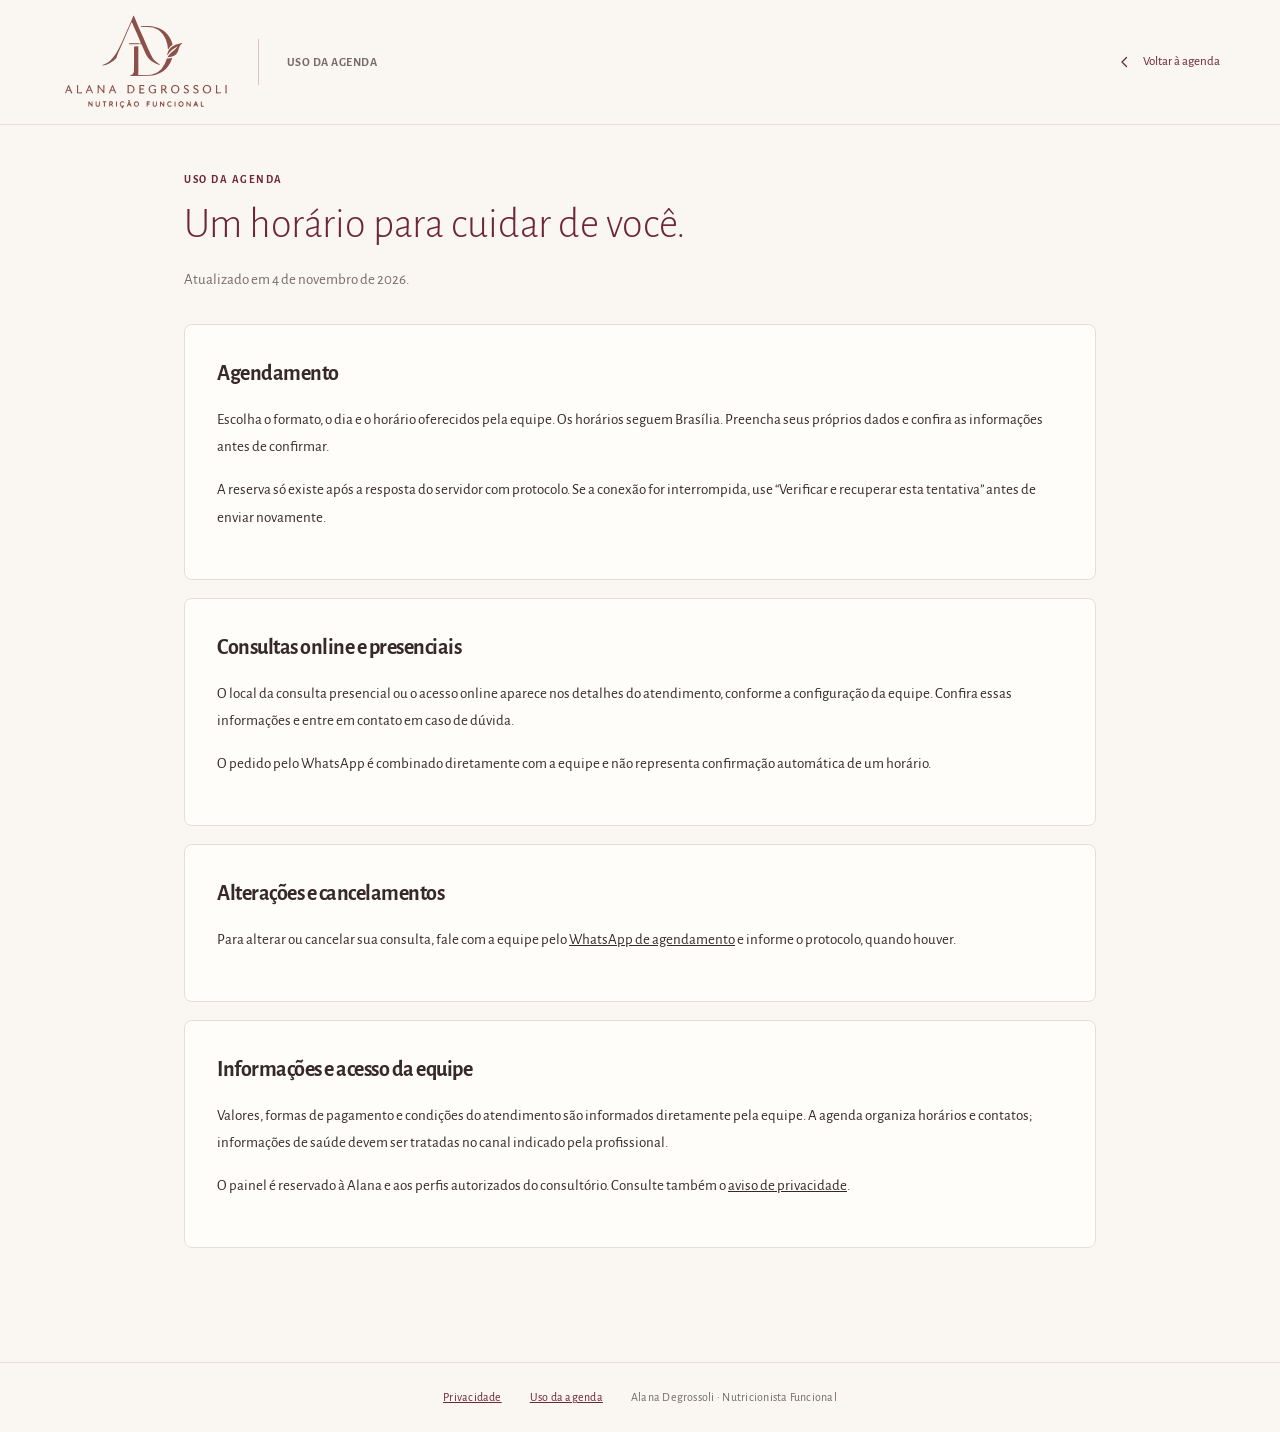
<file: termos-agenda.html>
<!doctype html>
<html lang="pt-BR">
  <head>
    <meta
      http-equiv="Content-Security-Policy"
      content="default-src 'none'; script-src 'self'; worker-src 'self'; manifest-src 'self'; style-src 'self' 'unsafe-inline'; img-src 'self' data:; font-src 'self'; connect-src 'self' https://*.supabase.co; base-uri 'none'; object-src 'none'; form-action 'self'; upgrade-insecure-requests"
    />
    <meta name="apple-mobile-web-app-title" content="Alana Agenda" />
    <link rel="manifest" href="app.webmanifest" />
    <link rel="apple-touch-icon" sizes="180x180" href="apple-touch-icon.png" />
    <meta charset="utf-8" />
    <meta
      name="viewport"
      content="width=device-width,initial-scale=1,viewport-fit=cover"
    />
    <meta name="referrer" content="no-referrer" />
    <title>Uso da agenda | Alana Degrossoli</title>
    <link rel="icon" href="favicon.svg" />
    <link rel="stylesheet" href="assets/style.css" />
    <link rel="stylesheet" href="assets/brand.css" />
    <link rel="stylesheet" href="assets/experience.css" />
    <meta name="theme-color" content="#6E2634" />
  </head>
  <body class="alana-agenda agenda-portal">
    <header class="agenda-shell-header">
      <a href="./" aria-label="Voltar à agenda"
        ><img
          src="brand/alana-logo.svg"
          width="475"
          height="276"
          alt="Alana Degrossoli" /></a
      ><span class="agenda-shell-product">USO DA AGENDA</span
      ><a class="agenda-guide-link" href="./"
        ><span data-alana-icon="chevron-left"></span>Voltar à agenda</a
      >
    </header>
    <main class="agenda-guide">
      <p class="page-eyebrow">USO DA AGENDA</p>
      <h1>Um horário para cuidar de você.</h1>
      <p>Atualizado em 4 de novembro de 2026.</p>
      <section class="agenda-card">
        <h2>Agendamento</h2>
        <p>
          Escolha o formato, o dia e o horário oferecidos pela equipe. Os
          horários seguem Brasília. Preencha seus próprios dados e confira as
          informações antes de confirmar.
        </p>
        <p>
          A reserva só existe após a resposta do servidor com protocolo. Se a
          conexão for interrompida, use “Verificar e recuperar esta tentativa”
          antes de enviar novamente.
        </p>
      </section>
      <section class="agenda-card">
        <h2>Consultas online e presenciais</h2>
        <p>
          O local da consulta presencial ou o acesso online aparece nos detalhes
          do atendimento, conforme a configuração da equipe. Confira essas
          informações e entre em contato em caso de dúvida.
        </p>
        <p>
          O pedido pelo WhatsApp é combinado diretamente com a equipe e não
          representa confirmação automática de um horário.
        </p>
      </section>
      <section class="agenda-card">
        <h2>Alterações e cancelamentos</h2>
        <p>
          Para alterar ou cancelar sua consulta, fale com a equipe pelo
          <a
            href="https://wa.me/5519998117117"
            target="_blank"
            rel="noopener noreferrer"
            >WhatsApp de agendamento</a
          >
          e informe o protocolo, quando houver.
        </p>
      </section>
      <section class="agenda-card">
        <h2>Informações e acesso da equipe</h2>
        <p>
          Valores, formas de pagamento e condições do atendimento são informados
          diretamente pela equipe. A agenda organiza horários e contatos;
          informações de saúde devem ser tratadas no canal indicado pela
          profissional.
        </p>
        <p>
          O painel é reservado à Alana e aos perfis autorizados do consultório.
          Consulte também o
          <a href="privacidade-agenda.html">aviso de privacidade</a>.
        </p>
      </section>
    </main>
    <footer class="agenda-shell-footer">
      <a href="privacidade-agenda.html">Privacidade</a
      ><a href="termos-agenda.html">Uso da agenda</a
      ><span>Alana Degrossoli · Nutricionista Funcional</span>
    </footer>
    <script src="config.js" defer></script>
    <script src="assets/icons.js" defer></script>
    <script src="assets/pwa.js" defer></script>
  </body>
</html>
</file>
<file: assets/style.css>
.alana-agenda {
  --agenda-orange: var(--gold);
  --agenda-navy: var(--cream);
}
.alana-agenda.agenda-page .skip-link:not(:focus),
.alana-agenda .skip-link:not(:focus) {
  width: 1px;
  height: 1px;
  padding: 0;
  overflow: hidden;
  clip-path: inset(50%);
}
.alana-agenda .agenda-container {
  max-width: 1020px;
  margin: 38px auto 52px;
  padding: 0 24px;
  color: var(--cream);
}
.alana-agenda .agenda-intro {
  display: flex;
  align-items: center;
  justify-content: space-between;
  gap: 24px;
  margin-bottom: 26px;
}
.alana-agenda .agenda-intro h1 {
  font-size: clamp(32px, 4.3vw, 46px);
  letter-spacing: -1.3px;
  margin: 5px 0 10px;
  line-height: 1.1;
}
.alana-agenda .agenda-intro p:last-child {
  margin: 0;
  font-size: 19px;
  color: var(--muted);
}
.alana-agenda .agenda-intro-icon {
  display: grid;
  place-items: center;
  flex: 0 0 84px;
  height: 84px;
  border-radius: 8px;
  background: #843c4c1a;
  color: var(--gold);
  border: 1px solid rgba(59, 130, 246, 0.2);
}
.alana-agenda .agenda-intro-icon .ui-icon {
  width: 43px;
  height: 43px;
}
.alana-agenda .agenda-card {
  background: var(--panel);
  border: 1px solid var(--rule);
  border-radius: 8px;
  padding: 32px;
  box-shadow: none;
}
.alana-agenda .agenda-form-heading {
  display: flex;
  align-items: center;
  gap: 16px;
  margin-bottom: 24px;
}
.alana-agenda .agenda-form-heading h2 {
  font-size: 23px;
  margin: 0 0 5px;
  letter-spacing: -0.4px;
}
.alana-agenda .agenda-form-heading p {
  color: var(--muted);
  margin: 0;
}
.alana-agenda .agenda-step {
  display: grid;
  place-items: center;
  border-radius: 8px;
  flex: 0 0 46px;
  height: 46px;
  background: #843c4c1a;
  color: var(--cream);
  font-weight: 800;
  font-size: 18px;
}
.alana-agenda .agenda-fields {
  display: grid;
  grid-template-columns: 1fr 1fr;
  gap: 20px;
}
.alana-agenda .agenda-fields .agenda-wide {
  grid-column: 1/-1;
}
.alana-agenda .agenda-card label,
.alana-agenda .agenda-config-form > label,
.alana-agenda .agenda-filters label {
  display: block;
  font-size: 15px;
  font-weight: 700;
  color: var(--cream);
}
.alana-agenda .agenda-card input:not([type="checkbox"]):not([type="radio"]),
.alana-agenda .agenda-card select,
.alana-agenda .agenda-config-form input:not([type="checkbox"]),
.alana-agenda .agenda-config-form select,
.alana-agenda .agenda-config-form textarea,
.alana-agenda .agenda-filters input,
.alana-agenda .agenda-share input {
  display: block;
  width: 100%;
  box-sizing: border-box;
  padding: 13px 14px;
  margin-top: 8px;
  min-height: 48px;
  border: 1px solid var(--rule);
  border-radius: 8px;
  background: var(--panel);
  color: var(--cream);
  font: inherit;
  font-weight: 400;
  box-shadow: none;
}
.alana-agenda .agenda-card input::placeholder,
.alana-agenda .agenda-config-form input::placeholder {
  color: var(--muted);
}
.alana-agenda .agenda-card input:focus,
.alana-agenda .agenda-card select:focus,
.alana-agenda .agenda-config-form input:focus,
.alana-agenda .agenda-config-form select:focus,
.alana-agenda .agenda-config-form textarea:focus,
.alana-agenda .agenda-filters input:focus {
  outline: 2px solid var(--gold);
  outline-offset: 2px;
}
.alana-agenda .field-optional {
  font-size: 12px;
  font-weight: 400;
  color: var(--muted);
}
.alana-agenda .agenda-plain-fieldset {
  border: 0;
  padding: 0;
  margin: 0;
  min-width: 0;
}
.alana-agenda .agenda-plain-fieldset legend {
  font-weight: 700;
  font-size: 15px;
  margin-bottom: 10px;
  padding: 0;
}
.alana-agenda .agenda-divider {
  height: 1px;
  background: var(--panel-2);
  margin: 30px 0;
}
.alana-agenda .agenda-mode-options {
  display: grid;
  grid-template-columns: 1fr 1fr;
  gap: 14px;
  margin-bottom: 26px;
}
.alana-agenda .agenda-mode-options label {
  display: flex;
  align-items: center;
  gap: 12px;
  padding: 15px;
  border-radius: 8px;
  background: var(--panel-2);
  border: 1px solid var(--rule);
  cursor: pointer;
}
.alana-agenda .agenda-mode-options label:has(input:checked) {
  background: #843c4c11;
  border: 2px solid var(--gold);
  padding: 14px;
}
.alana-agenda .agenda-mode-options small {
  display: block;
  font-weight: 400;
  color: var(--muted);
  margin-top: 4px;
}
.alana-agenda .agenda-card input[type="radio"],
.alana-agenda .agenda-card input[type="checkbox"],
.alana-agenda .agenda-config-form input[type="checkbox"] {
  accent-color: var(--gold);
  width: 18px;
  height: 18px;
  flex: 0 0 18px;
  margin: 0;
}
.alana-agenda .agenda-mode-options label:has(input:disabled) {
  opacity: 0.5;
  cursor: default;
}
.alana-agenda .agenda-date-heading {
  display: flex;
  align-items: center;
  justify-content: space-between;
  gap: 16px;
}
.alana-agenda .agenda-card h3 {
  font-size: 17px;
  margin: 0 0 14px;
}
.alana-agenda .agenda-date-nav {
  display: flex;
  gap: 8px;
  margin-bottom: 14px;
}
.alana-agenda .agenda-nav-button {
  width: 36px;
  height: 36px;
  border: 1px solid var(--rule);
  border-radius: 8px;
  background: var(--panel);
  color: var(--cream);
  font-size: 25px;
  cursor: pointer;
}
.alana-agenda .agenda-nav-button:disabled {
  opacity: 0.4;
  cursor: default;
}
.alana-agenda .agenda-date-options {
  display: grid;
  grid-template-columns: repeat(3, 1fr);
  gap: 14px;
  margin-bottom: 24px;
}
.alana-agenda .agenda-date-chip {
  padding: 15px 8px;
  border: 1px solid var(--rule);
  border-radius: 8px;
  background: var(--panel-2);
  color: var(--cream);
  cursor: pointer;
  font: inherit;
  display: flex;
  flex-direction: column;
  align-items: center;
  gap: 4px;
}
.alana-agenda .agenda-date-chip strong {
  font-size: 29px;
  line-height: 1.1;
}
.alana-agenda .agenda-date-chip span {
  text-transform: uppercase;
  font-weight: 700;
  font-size: 13px;
}
.alana-agenda .agenda-date-chip small {
  font-size: 12px;
}
.alana-agenda .agenda-date-chip[aria-pressed="true"] {
  background: var(--gold);
  color: var(--cream);
  border-color: var(--gold);
  box-shadow: none;
}
.alana-agenda .agenda-hour-options {
  display: flex;
  flex-wrap: wrap;
  gap: 12px;
  min-height: 48px;
  margin-bottom: 18px;
}
.alana-agenda .agenda-hour-chip {
  min-width: 105px;
  flex: 1 1 100px;
  max-width: 210px;
  padding: 13px 16px;
  border: 1px solid var(--rule);
  border-radius: 8px;
  background: var(--panel-2);
  color: var(--cream);
  cursor: pointer;
  font: inherit;
  font-size: 17px;
  font-weight: 750;
}
.alana-agenda .agenda-hour-chip[aria-pressed="true"] {
  background: var(--gold);
  color: var(--cream);
  border-color: var(--cream);
}
.alana-agenda .agenda-date-chip:focus-visible,
.alana-agenda .agenda-hour-chip:focus-visible,
.alana-agenda .agenda-nav-button:focus-visible {
  outline: 2px solid var(--gold);
  outline-offset: 3px;
}
.alana-agenda .agenda-selection {
  display: flex;
  align-items: center;
  justify-content: center;
  gap: 8px;
  font-size: 14px;
  color: var(--muted);
  padding: 12px;
  background: var(--panel-2);
  border-radius: 8px;
  margin-bottom: 22px;
}
.alana-agenda .agenda-selection .ui-icon {
  width: 21px;
  height: 21px;
}
.alana-agenda .agenda-card .agenda-consent {
  display: flex;
  align-items: flex-start;
  gap: 11px;
  font-weight: 400;
  line-height: 1.6;
  font-size: 13px;
  margin-bottom: 20px;
}
.alana-agenda .agenda-consent input {
  margin-top: 2px !important;
}
.alana-agenda .agenda-confirm {
  width: 100%;
  display: flex;
  align-items: center;
  justify-content: center;
  gap: 14px;
  padding: 16px !important;
  font-size: 17px !important;
  min-height: 56px;
}
.alana-agenda .agenda-form-footer {
  margin: 24px 0 0;
  border-top: 1px solid var(--rule);
  padding-top: 20px;
  text-align: center;
  font-size: 13px;
  color: var(--muted);
}
.alana-agenda .agenda-honeypot {
  position: absolute;
  width: 1px;
  height: 1px;
  overflow: hidden;
  clip-path: inset(50%);
}
.alana-agenda .agenda-contact {
  margin: 24px 0 0;
  text-align: center;
  font-size: 14px;
}
.alana-agenda .agenda-contact a,
.alana-agenda .agenda-hint a {
  color: var(--cream);
  text-decoration: underline;
  text-decoration-color: var(--gold);
  text-underline-offset: 4px;
}
.alana-agenda .agenda-success-icon {
  display: grid;
  place-items: center;
  width: 62px;
  height: 62px;
  background: #843c4c1a;
  color: var(--gold);
  border-radius: 8px;
  margin-bottom: 20px;
}
.alana-agenda .agenda-success-icon .ui-icon {
  width: 35px;
  height: 35px;
}
.alana-agenda .agenda-confirmation h2 {
  font-size: 30px;
  margin: 6px 0 14px;
}
.alana-agenda .agenda-confirmation-actions {
  display: flex;
  align-items: center;
  flex-wrap: wrap;
  gap: 16px;
  margin-top: 16px;
}
.alana-agenda .agenda-confirmation .detail-grid {
  margin: 24px 0;
}
.alana-agenda .agenda-confirmation .notice {
  font-size: 14px;
  margin-bottom: 20px;
}
.alana-agenda .agenda-confirmation:focus {
  outline: 2px solid var(--gold);
  outline-offset: 4px;
}
.alana-agenda .agenda-hint {
  font-size: 13px !important;
  color: var(--muted);
  line-height: 1.6;
  margin: 8px 0 18px;
  overflow-wrap: anywhere;
}
.alana-agenda .agenda-admin-columns {
  display: grid;
  grid-template-columns: 1fr 1fr;
  gap: 22px;
}
.alana-agenda .agenda-admin-columns > .admin-section {
  min-width: 0;
}
.alana-agenda .agenda-admin-columns h2 {
  font-size: 23px;
  margin: 5px 0 16px;
}
.alana-agenda .agenda-admin-columns .agenda-fields {
  gap: 16px;
}
.alana-agenda .agenda-config-form {
  display: grid;
  gap: 16px;
}
.alana-agenda .agenda-config-form p {
  margin: -8px 0 0;
}
.alana-agenda .agenda-config-form .agenda-fields label {
  font-size: 14px;
  font-weight: 700;
}
.alana-agenda .agenda-config-form .agenda-toggle {
  display: flex;
  align-items: center;
  gap: 10px;
  border-radius: 8px;
  background: #843c4c14;
  padding: 14px;
}
.alana-agenda .agenda-share {
  display: flex;
  align-items: center;
  justify-content: space-between;
  gap: 24px;
  border-left: 4px solid var(--gold) !important;
}
.alana-agenda .agenda-share h2 {
  margin: 4px 0 8px;
  font-size: 25px;
}
.alana-agenda .agenda-share p {
  margin: 0;
}
.alana-agenda .agenda-share-controls {
  display: flex;
  align-items: flex-end;
  gap: 12px;
  max-width: 450px;
  flex: 1;
  min-width: 0;
}
.alana-agenda .agenda-share-controls label {
  flex: 1;
  min-width: 0;
  font-size: 12px;
}
.alana-agenda .agenda-share-controls .button {
  white-space: nowrap;
  min-height: 48px;
}
.alana-agenda .agenda-weekdays,
.alana-agenda .agenda-format-checks {
  display: flex;
  gap: 12px;
  flex-wrap: wrap;
}
.alana-agenda .agenda-weekdays label,
.alana-agenda .agenda-format-checks label {
  display: flex;
  align-items: center;
  gap: 6px;
  font-size: 13px;
  font-weight: 600;
}
.alana-agenda .agenda-slot-list {
  max-height: 400px;
  overflow: auto;
  display: grid;
  gap: 10px;
  margin-top: 16px;
  padding-right: 4px;
}
.alana-agenda .agenda-slot-row {
  display: flex;
  align-items: center;
  justify-content: space-between;
  gap: 12px;
  padding: 14px 16px;
  border: 1px solid var(--rule);
  border-radius: 8px;
  background: var(--panel-2);
}
.alana-agenda .agenda-slot-row strong {
  display: block;
  font-size: 15px;
}
.alana-agenda .agenda-slot-row small {
  display: block;
  color: var(--muted);
  margin-top: 5px;
}
.alana-agenda .agenda-slot-row .text-button {
  font-size: 13px;
}
.alana-agenda .agenda-filters {
  display: flex;
  align-items: flex-end;
  gap: 16px;
  flex-wrap: wrap;
  margin: 20px 0;
}
.alana-agenda .agenda-filters label {
  flex: 1;
  min-width: 170px;
}
.alana-agenda .agenda-filters .button {
  min-height: 48px;
}
.alana-agenda .agenda-bookings {
  display: grid;
  gap: 16px;
}
.alana-agenda .agenda-booking {
  border: 1px solid var(--rule);
  border-radius: 8px;
  padding: 20px;
  border-left: 4px solid var(--gold);
}
.alana-agenda .agenda-booking h3 {
  margin: 4px 0 5px;
  font-size: 19px;
}
.alana-agenda .agenda-booking-heading {
  display: flex;
  align-items: flex-start;
  justify-content: space-between;
  gap: 12px;
}
.alana-agenda .agenda-booking-subtitle {
  font-size: 13px;
  color: var(--muted);
  margin: 6px 0 18px;
}
.alana-agenda .agenda-booking-contact {
  display: grid;
  grid-template-columns: 1fr 1fr;
  gap: 10px 20px;
  margin: 16px 0;
}
.alana-agenda .agenda-booking-contact div {
  min-width: 0;
}
.alana-agenda .agenda-booking-contact dt {
  font-size: 11px;
  font-weight: 700;
  text-transform: uppercase;
  color: var(--muted);
  margin-bottom: 3px;
}
.alana-agenda .agenda-booking-contact dd {
  margin: 0;
  font-size: 14px;
  overflow-wrap: anywhere;
  white-space: pre-wrap;
}
.alana-agenda .agenda-booking-actions {
  display: flex;
  gap: 10px;
  flex-wrap: wrap;
}
.alana-agenda .agenda-booking-actions .button {
  font-size: 12px !important;
  padding: 10px 13px !important;
}
.alana-agenda .agenda-booking-status {
  font-size: 11px;
  font-weight: 700;
  white-space: nowrap;
  background: #843c4c1f;
  color: var(--cream);
  padding: 6px 10px;
  border-radius: 8px;
}
.alana-agenda .agenda-booking-status[data-status="canceled"] {
  background: var(--panel-2);
}
@media (max-width: 1200px) {
  .alana-agenda .agenda-admin-columns {
    grid-template-columns: 1fr;
  }
  .alana-agenda .agenda-share {
    align-items: flex-start;
    flex-direction: column;
  }
  .alana-agenda .agenda-share-controls {
    width: 100%;
    max-width: none;
    flex: auto;
  }
}
@media (max-width: 600px) {
  .alana-agenda .agenda-container {
    margin: 25px auto 36px;
    padding: 0 16px;
  }
  .alana-agenda .agenda-intro {
    gap: 12px;
  }
  .alana-agenda .agenda-intro-icon {
    flex-basis: 56px;
    height: 56px;
    border-radius: 8px;
  }
  .alana-agenda .agenda-intro-icon .ui-icon {
    width: 30px;
    height: 30px;
  }
  .alana-agenda .agenda-intro p:last-child {
    font-size: 15px;
    line-height: 1.5;
  }
  .alana-agenda .agenda-intro .page-eyebrow {
    font-size: 9px;
  }
  .alana-agenda .agenda-card {
    padding: 22px 18px;
    border-radius: 8px;
  }
  .alana-agenda .agenda-form-heading {
    gap: 12px;
  }
  .alana-agenda .agenda-form-heading h2 {
    font-size: 18px;
  }
  .alana-agenda .agenda-form-heading p {
    font-size: 12px;
    line-height: 1.5;
  }
  .alana-agenda .agenda-step {
    flex-basis: 38px;
    height: 38px;
    font-size: 15px;
  }
  .alana-agenda .agenda-fields {
    grid-template-columns: 1fr;
    gap: 18px;
  }
  .alana-agenda .agenda-fields .agenda-wide {
    grid-column: auto;
  }
  .alana-agenda .agenda-mode-options {
    gap: 10px;
  }
  .alana-agenda .agenda-mode-options label {
    padding: 12px 9px;
    gap: 8px;
  }
  .alana-agenda .agenda-mode-options label:has(input:checked) {
    padding: 11px 8px;
  }
  .alana-agenda .agenda-mode-options small {
    font-size: 10px;
    line-height: 1.4;
  }
  .alana-agenda .agenda-mode-options span {
    font-size: 13px;
  }
  .alana-agenda .agenda-date-options {
    gap: 10px;
  }
  .alana-agenda .agenda-date-chip strong {
    font-size: 26px;
  }
  .alana-agenda .agenda-selection {
    font-size: 12px;
    line-height: 1.5;
  }
  .alana-agenda .agenda-confirm {
    font-size: 15px !important;
  }
  .alana-agenda .agenda-admin-columns .agenda-fields {
    grid-template-columns: 1fr;
  }
  .alana-agenda .agenda-share-controls {
    flex-wrap: wrap;
  }
  .alana-agenda .agenda-share-controls label {
    flex: 1 1 100%;
  }
  .alana-agenda .agenda-booking-contact {
    grid-template-columns: 1fr;
  }
  .alana-agenda .agenda-booking-heading {
    flex-wrap: wrap;
  }
  .alana-agenda .agenda-slot-row {
    padding: 12px;
    flex-wrap: wrap;
  }
  .alana-agenda .agenda-slot-row strong {
    font-size: 13px;
  }
  .alana-agenda .agenda-filters .button {
    width: 100%;
  }
  .alana-agenda .agenda-confirmation .detail-grid {
    grid-template-columns: 1fr;
  }
  .alana-agenda .agenda-form-footer {
    font-size: 11px;
  }
}
.alana-agenda .agenda-toolbar {
  display: flex;
  align-items: center;
  justify-content: space-between;
  gap: 18px;
  margin: 4px 0 20px;
  flex-wrap: wrap;
}
.alana-agenda .agenda-toolbar-state,
.alana-agenda .agenda-toolbar-actions {
  display: flex;
  align-items: center;
  gap: 12px;
  flex-wrap: wrap;
}
.alana-agenda .agenda-toolbar-actions .button {
  font-size: 13px !important;
  padding: 12px 16px !important;
}
.alana-agenda .agenda-toolbar-state strong {
  font-size: 14px;
}
.alana-agenda .agenda-toolbar-state .text-button {
  font-size: 12px;
}
.alana-agenda .agenda-open-dot {
  width: 9px;
  height: 9px;
  border-radius: 8px;
  background: var(--panel-2);
}
.alana-agenda .agenda-open-dot.is-open {
  background: var(--gold);
  box-shadow: none;
}
.alana-agenda .agenda-feedback {
  font-size: 13px;
  color: var(--cream);
  margin-bottom: 16px;
  line-height: 1.5;
}
.alana-agenda .agenda-feedback:empty {
  display: none;
}
.alana-agenda .agenda-workspace {
  display: grid;
  grid-template-columns: minmax(0, 1.7fr) minmax(260px, 1fr);
  gap: 22px;
  align-items: start;
}
.alana-agenda .agenda-workspace .admin-section {
  margin-bottom: 22px !important;
}
.alana-agenda .agenda-month-heading,
.alana-agenda .agenda-day-heading {
  display: flex;
  align-items: center;
  justify-content: space-between;
  gap: 16px;
}
.alana-agenda .agenda-month-heading h2 {
  font-size: 24px;
  margin: 5px 0 0;
}
.alana-agenda .agenda-month-heading .agenda-date-nav {
  align-items: center;
  margin: 0;
}
.alana-agenda .agenda-calendar-hint {
  color: var(--muted);
  font-size: 13px;
  line-height: 1.5;
  margin: 14px 0 22px;
}
.alana-agenda .agenda-month-weekdays,
.alana-agenda .agenda-month-grid {
  display: grid;
  grid-template-columns: repeat(7, minmax(0, 1fr));
  gap: 7px;
}
.alana-agenda .agenda-month-weekdays {
  margin-bottom: 10px;
}
.alana-agenda .agenda-month-weekdays span {
  text-align: center;
  font-weight: 700;
  font-size: 10px;
  color: var(--muted);
}
.alana-agenda .agenda-calendar-day {
  height: 93px;
  border: 1px solid var(--rule);
  border-radius: 8px;
  background: var(--panel);
  color: var(--cream);
  padding: 9px 6px;
  display: flex;
  align-items: flex-start;
  flex-direction: column;
  text-align: left;
  cursor: pointer;
  position: relative;
  min-width: 0;
}
.alana-agenda .agenda-calendar-day:hover {
  background: #843c4c0d;
}
.alana-agenda .agenda-calendar-day[aria-pressed="true"] {
  border: 2px solid var(--gold);
  background: #843c4c11;
  padding: 8px 5px;
}
.alana-agenda .agenda-calendar-day.is-today > strong {
  background: var(--gold);
  color: var(--cream);
  border-radius: 8px;
  width: 23px;
  height: 23px;
  display: grid;
  place-items: center;
}
.alana-agenda .agenda-calendar-day.is-blocked {
  background: var(--panel-2);
}
.alana-agenda .agenda-calendar-day > strong {
  font-size: 14px;
  line-height: 23px;
}
.alana-agenda .agenda-day-badges {
  display: flex;
  flex-direction: column;
  gap: 4px;
  margin-top: 6px;
  width: 100%;
}
.alana-agenda .agenda-day-badges small {
  font-size: 9px;
  font-weight: 700;
  border-radius: 8px;
  padding: 3px 4px;
  white-space: nowrap;
  overflow: hidden;
  text-overflow: ellipsis;
}
.alana-agenda .agenda-free-badge {
  background: #843c4c24;
  color: var(--cream);
}
.alana-agenda .agenda-booked-badge {
  background: var(--gold);
  color: var(--cream);
}
.alana-agenda .agenda-blocked-badge {
  background: var(--panel-2);
  color: var(--muted);
}
.alana-agenda .agenda-calendar-legend {
  display: flex;
  align-items: center;
  flex-wrap: wrap;
  gap: 18px;
  font-size: 11px;
  color: var(--muted);
  margin-top: 20px;
}
.alana-agenda .agenda-calendar-legend span {
  display: flex;
  align-items: center;
  gap: 7px;
}
.alana-agenda .agenda-calendar-legend i {
  display: inline-block;
  width: 8px;
  height: 8px;
  border-radius: 8px;
}
.alana-agenda .agenda-legend-free,
.alana-agenda .agenda-legend-booked {
  background: var(--gold);
}
.alana-agenda .agenda-legend-blocked {
  background: var(--panel-2);
}
.alana-agenda .agenda-day-heading h2 {
  font-size: 22px;
  margin: 4px 0 0;
}
.alana-agenda .agenda-day-heading > .text-button {
  font-size: 12px;
}
.alana-agenda .agenda-day-counts {
  display: flex;
  gap: 20px;
  font-size: 12px;
  margin: 22px 0;
  color: var(--muted);
}
.alana-agenda .agenda-day-counts strong {
  font-size: 22px;
  color: var(--cream);
  padding-right: 4px;
}
.alana-agenda .agenda-day-slots {
  display: grid;
  gap: 10px;
  max-height: 430px;
  overflow: auto;
  margin-bottom: 18px;
  padding-right: 2px;
}
.alana-agenda .agenda-day-slots .agenda-slot-row {
  gap: 8px;
  padding: 12px;
  flex-wrap: nowrap;
}
.alana-agenda .agenda-day-slots .agenda-slot-row > div {
  flex: 1;
  min-width: 0;
}
.alana-agenda .agenda-day-slots .agenda-slot-row small {
  font-size: 10px;
}
.alana-agenda .agenda-day-slots .agenda-booking-status {
  font-size: 9px;
  padding: 5px 7px;
}
.alana-agenda .agenda-slot-remove {
  border: 0;
  background: transparent;
  color: var(--cream);
  font-size: 21px;
  padding: 2px 5px;
  cursor: pointer;
}
.alana-agenda .agenda-day-actions {
  display: grid;
  gap: 12px;
}
.alana-agenda .agenda-day-actions .button {
  font-size: 12px !important;
  min-height: 42px;
  padding: 11px !important;
}
.alana-agenda .agenda-day-actions .text-button {
  font-size: 11px;
}
.alana-agenda .agenda-day-card .agenda-hint {
  margin-bottom: 0;
  font-size: 11px !important;
}
.alana-agenda .agenda-day-empty-state {
  font-size: 13px;
  color: var(--muted);
  padding: 25px 14px;
  border: 1px dashed var(--rule);
  border-radius: 8px;
  text-align: center;
  margin: 0 0 4px;
  line-height: 1.6;
}
.alana-agenda .agenda-day-meetings .agenda-bookings {
  grid-template-columns: 1fr 1fr;
}
.alana-agenda .agenda-contact-details {
  margin: 16px 0;
}
.alana-agenda .agenda-contact-details summary {
  font-size: 12px;
  color: var(--cream);
  font-weight: 700;
  cursor: pointer;
}
.alana-agenda .agenda-meet-state {
  font-size: 11px;
  font-weight: 700;
  color: var(--cream);
  background: #843c4c1a;
  padding: 8px 11px;
  border-radius: 8px;
  display: inline-block;
  margin-bottom: 0;
}
.alana-agenda .agenda-meet-state[data-state="ready"] {
  background: var(--gold);
  color: var(--cream);
}
.alana-agenda .agenda-dialog {
  max-width: 600px;
  width: calc(100% - 32px);
  max-height: calc(100dvh - 40px);
  padding: 28px;
  border: 1px solid var(--rule);
  border-radius: 8px;
  background: var(--panel);
  color: var(--cream);
  box-shadow: none;
  overflow: auto;
}
.alana-agenda .agenda-dialog::backdrop {
  background: var(--panel-2);
  backdrop-filter: blur(3px);
}
.alana-agenda .agenda-dialog-heading {
  display: flex;
  align-items: flex-start;
  justify-content: space-between;
  gap: 20px;
  margin-bottom: 24px;
}
.alana-agenda .agenda-dialog-heading h2 {
  font-size: 26px;
  margin: 5px 0 0;
  letter-spacing: -0.5px;
}
.alana-agenda .agenda-dialog-close {
  border: 0;
  background: var(--panel-2);
  color: var(--cream);
  border-radius: 8px;
  font-size: 24px;
  width: 34px;
  height: 34px;
  cursor: pointer;
  flex-shrink: 0;
}
.alana-agenda .agenda-dialog .agenda-fields {
  gap: 16px;
}
.alana-agenda .agenda-dialog .agenda-config-form > label,
.alana-agenda .agenda-dialog .agenda-fields label {
  font-size: 13px;
  font-weight: 700;
}
.alana-agenda .agenda-dialog .agenda-plain-fieldset legend {
  font-size: 13px;
}
.alana-agenda .agenda-dialog .agenda-config-form input,
.alana-agenda .agenda-dialog .agenda-config-form select {
  margin-top: 7px;
  font-size: 14px;
}
.alana-agenda .agenda-dialog .agenda-config-form input[type="checkbox"] {
  margin: 0 !important;
}
.alana-agenda .agenda-weekday-chips {
  gap: 7px;
  display: grid;
  grid-template-columns: repeat(7, minmax(0, 1fr));
}
.alana-agenda .agenda-weekday-chips label {
  position: relative;
  display: block;
  min-width: 0;
  cursor: pointer;
}
.alana-agenda .agenda-weekday-chips input {
  position: absolute;
  width: 1px !important;
  height: 1px !important;
  opacity: 0;
}
.alana-agenda .agenda-weekday-chips span {
  display: grid;
  place-items: center;
  padding: 12px 4px;
  border: 1px solid var(--rule);
  border-radius: 8px;
  color: var(--cream);
  background: var(--panel);
  font-size: 12px;
  font-weight: 700;
}
.alana-agenda .agenda-weekday-chips label:has(input:checked) span {
  background: var(--gold);
  color: var(--cream);
  border-color: var(--cream);
}
.alana-agenda .agenda-weekday-chips label:has(input:focus-visible) span {
  outline: 2px solid var(--gold);
  outline-offset: 2px;
}
.alana-agenda .agenda-field-label {
  font-size: 13px;
  font-weight: 700;
  display: block;
}
.alana-agenda .agenda-duration-chip {
  display: block;
  padding: 14px;
  margin-top: 7px;
  border-radius: 8px;
  background: #843c4c14;
  font-size: 14px;
}
.alana-agenda .agenda-window-preview {
  border: 1px solid rgba(59, 130, 246, 0.23);
  border-radius: 8px;
  padding: 16px;
  background: #843c4c0b;
}
.alana-agenda .agenda-window-preview > strong {
  font-size: 14px;
}
.alana-agenda .agenda-window-preview > p {
  font-size: 11px !important;
  color: var(--muted);
  margin: 12px 0 0 !important;
  line-height: 1.6;
}
.alana-agenda .agenda-preview-times {
  display: flex;
  gap: 7px;
  flex-wrap: wrap;
  margin-top: 12px;
}
.alana-agenda .agenda-preview-times span {
  font-size: 11px;
  font-weight: 700;
  background: var(--panel);
  border: 1px solid var(--rule);
  border-radius: 8px;
  padding: 6px 9px;
}
.alana-agenda .agenda-dialog .agenda-config-form .button {
  min-height: 48px;
  font-size: 14px;
}
.alana-agenda .agenda-google-card {
  margin-top: 26px;
  padding: 20px;
  border-radius: 8px;
  background: var(--panel-2);
  border: 1px solid var(--rule);
}
.alana-agenda .agenda-google-card h3 {
  font-size: 18px;
  margin: 6px 0 10px;
}
.alana-agenda .agenda-google-card p {
  font-size: 12px;
  line-height: 1.6;
}
.alana-agenda .agenda-google-actions {
  display: flex;
  align-items: center;
  gap: 16px;
  flex-wrap: wrap;
}
.alana-agenda .agenda-google-actions .button {
  font-size: 12px !important;
  padding: 12px 16px !important;
  min-height: 44px;
}
.alana-agenda .agenda-google-actions .text-button {
  font-size: 12px;
}
.alana-agenda .agenda-google-card details {
  margin-top: 18px;
  font-size: 12px;
}
.alana-agenda .agenda-google-card summary {
  font-weight: 700;
  cursor: pointer;
}
.alana-agenda .agenda-google-card input[readonly] {
  margin-bottom: 14px;
  font-size: 12px;
  width: 100%;
}
.alana-agenda .agenda-upload-button {
  display: block;
  font-size: 12px;
  font-weight: 700;
}
.alana-agenda .agenda-upload-button input {
  font-size: 12px;
  margin-top: 10px;
  width: 100%;
}
.alana-agenda .agenda-dialog .error {
  font-size: 12px;
}
@media (max-width: 1150px) {
  .alana-agenda .agenda-workspace {
    grid-template-columns: 1fr;
  }
  .alana-agenda .agenda-calendar-day {
    height: 88px;
  }
  .alana-agenda .agenda-day-slots {
    grid-template-columns: 1fr 1fr;
    max-height: 300px;
  }
  .alana-agenda .agenda-day-card .agenda-day-actions {
    display: flex;
    align-items: center;
    flex-wrap: wrap;
  }
  .alana-agenda .agenda-day-meetings .agenda-bookings {
    grid-template-columns: 1fr;
  }
}
@media (max-width: 600px) {
  .alana-agenda .agenda-toolbar {
    gap: 16px;
  }
  .alana-agenda .agenda-toolbar-actions {
    display: grid;
    grid-template-columns: 1fr 1fr;
    width: 100%;
    gap: 10px;
  }
  .alana-agenda .agenda-toolbar-actions .primary {
    grid-column: 1/-1;
  }
  .alana-agenda .agenda-toolbar-actions .button {
    font-size: 12px !important;
    padding: 11px !important;
  }
  .alana-agenda .agenda-workspace {
    gap: 0;
  }
  .alana-agenda .agenda-month-heading {
    gap: 8px;
    flex-wrap: wrap;
  }
  .alana-agenda .agenda-month-heading h2 {
    font-size: 22px;
  }
  .alana-agenda .agenda-month-heading .agenda-date-nav {
    gap: 5px;
  }
  .alana-agenda .agenda-month-heading .text-button {
    font-size: 11px;
  }
  .alana-agenda .agenda-month-weekdays,
  .alana-agenda .agenda-month-grid {
    gap: 4px;
  }
  .alana-agenda .agenda-calendar-day {
    height: 66px;
    padding: 5px 3px;
    border-radius: 8px;
  }
  .alana-agenda .agenda-calendar-day[aria-pressed="true"] {
    padding: 4px 2px;
  }
  .alana-agenda .agenda-calendar-day > strong {
    font-size: 12px;
    line-height: 19px;
  }
  .alana-agenda .agenda-calendar-day.is-today > strong {
    width: 19px;
    height: 19px;
  }
  .alana-agenda .agenda-day-badges {
    gap: 3px;
    margin-top: 3px;
  }
  .alana-agenda .agenda-day-badges small {
    font-size: 7px;
    letter-spacing: -0.2px;
    padding: 2px;
  }
  .alana-agenda .agenda-calendar-legend {
    gap: 10px;
    font-size: 9px;
  }
  .alana-agenda .agenda-calendar-hint {
    font-size: 12px;
  }
  .alana-agenda .agenda-day-slots {
    grid-template-columns: 1fr;
  }
  .alana-agenda .agenda-dialog {
    padding: 22px 18px;
    max-height: calc(100dvh - 28px);
  }
  .alana-agenda .agenda-dialog .agenda-fields {
    grid-template-columns: 1fr 1fr;
    gap: 12px;
  }
  .alana-agenda .agenda-dialog-heading h2 {
    font-size: 22px;
  }
  .alana-agenda .agenda-weekday-chips {
    gap: 5px;
  }
  .alana-agenda .agenda-weekday-chips span {
    font-size: 10px;
    padding: 10px 2px;
  }
  .alana-agenda .agenda-dialog .agenda-config-form .agenda-toggle {
    align-items: flex-start;
    line-height: 1.5;
    font-size: 12px;
  }
  .alana-agenda .agenda-dialog .agenda-config-form .agenda-toggle input {
    margin-top: 2px !important;
  }
  .alana-agenda .agenda-dialog .agenda-config-form input[type="time"] {
    min-width: 0;
  }
  .alana-agenda .agenda-dialog .agenda-fields label {
    font-size: 12px;
  }
  .alana-agenda .agenda-window-preview {
    padding: 13px;
  }
  .alana-agenda .agenda-window-preview > strong {
    font-size: 13px;
  }
  .alana-agenda .agenda-booking {
    padding: 16px;
  }
}
.alana-agenda .agenda-weekly-summary {
  display: flex;
  align-items: flex-start;
  justify-content: space-between;
  gap: 24px;
  border-left: 4px solid var(--gold) !important;
  margin-bottom: 22px !important;
}
.alana-agenda .agenda-weekly-summary h2 {
  font-size: 23px;
  margin: 5px 0 8px;
}
.alana-agenda .agenda-weekly-summary p:last-child {
  font-size: 13px;
  color: var(--muted);
  margin: 0;
  line-height: 1.6;
}
.alana-agenda .agenda-weekly-summary-days {
  display: flex;
  flex-wrap: wrap;
  gap: 9px;
  max-width: 650px;
}
.alana-agenda .agenda-weekly-summary-days > div {
  padding: 10px 13px;
  border-radius: 8px;
  border: 1px solid var(--rule);
  background: var(--panel-2);
}
.alana-agenda .agenda-weekly-summary-days strong {
  display: block;
  font-size: 12px;
}
.alana-agenda .agenda-weekly-summary-days span {
  display: block;
  font-size: 10px;
  color: var(--muted);
  margin-top: 4px;
}
.alana-agenda .agenda-weekly-dialog {
  max-width: 700px;
}
.alana-agenda .agenda-weekly-days {
  display: grid;
  gap: 10px;
}
.alana-agenda .agenda-week-row {
  padding: 14px 16px;
  border: 1px solid var(--rule);
  border-radius: 8px;
  background: var(--panel-2);
}
.alana-agenda .agenda-week-row.is-enabled {
  background: var(--panel);
  border-color: #843c4c59;
}
.alana-agenda .agenda-week-heading {
  display: flex;
  align-items: center;
  justify-content: space-between;
  gap: 12px;
}
.alana-agenda .agenda-week-heading label {
  display: flex;
  align-items: center;
  gap: 10px;
  font-size: 14px;
  font-weight: 750;
}
.alana-agenda .agenda-week-heading input {
  accent-color: var(--gold);
  width: 18px;
  height: 18px !important;
  margin: 0 !important;
  flex-shrink: 0;
}
.alana-agenda .agenda-week-heading .text-button {
  font-size: 12px;
}
.alana-agenda .agenda-week-ranges {
  display: grid;
  gap: 10px;
  margin-top: 10px;
}
.alana-agenda .agenda-week-range {
  display: grid;
  grid-template-columns: 1fr 1fr 26px;
  gap: 12px;
  align-items: end;
}
.alana-agenda .agenda-week-range label {
  font-size: 11px;
  font-weight: 700;
  color: var(--muted);
}
.alana-agenda .agenda-week-range input {
  width: 100%;
  min-width: 0;
  height: 42px;
  min-height: 42px !important;
  margin-top: 5px !important;
  padding: 9px 12px !important;
}
.alana-agenda .agenda-week-range input:disabled {
  background: var(--panel-2);
  color: var(--muted);
  border-color: var(--rule);
}
.alana-agenda .agenda-week-range .agenda-slot-remove {
  height: 42px;
}
.alana-agenda .agenda-weekly-dialog .agenda-window-preview > p {
  margin-top: 8px !important;
}
.alana-agenda .agenda-weekly-dialog .agenda-hint {
  margin: 0 !important;
}
.alana-agenda .agenda-weekly-dialog .agenda-fields {
  margin: 2px 0 6px;
}
.alana-agenda .agenda-weekly-dialog #agenda-copy-weekdays {
  font-size: 12px;
  line-height: 1.6;
}
.alana-agenda .agenda-week-row:not(.is-enabled) .agenda-week-ranges {
  display: none;
}
.alana-agenda .agenda-week-row:not(.is-enabled) [data-add-range] {
  visibility: hidden;
}
.alana-agenda .agenda-day-counts {
  flex-wrap: wrap;
  gap: 12px;
}
.alana-agenda .agenda-day-counts strong {
  font-size: 20px;
}
.alana-agenda .agenda-day-counts span {
  font-size: 10px;
}
.alana-agenda .agenda-slot-reserve {
  background: var(--panel);
  color: var(--cream);
  border: 1px solid var(--rule);
  border-radius: 8px;
  font-size: 9px;
  font-weight: 700;
  padding: 6px 7px;
  cursor: pointer;
}
.alana-agenda .agenda-internal-holds {
  display: grid;
  gap: 10px;
  margin-bottom: 16px;
}
.alana-agenda .agenda-internal-hold {
  display: flex;
  align-items: center;
  justify-content: space-between;
  gap: 12px;
  border: 1px solid var(--rule);
  border-left: 3px solid var(--cream);
  border-radius: 8px;
  padding: 12px;
  background: var(--panel-2);
}
.alana-agenda .agenda-internal-hold strong {
  font-size: 11px;
  display: block;
}
.alana-agenda .agenda-internal-hold small {
  display: block;
  font-size: 11px;
  color: var(--muted);
  margin-top: 5px;
  overflow-wrap: anywhere;
}
.alana-agenda .agenda-internal-hold .button {
  font-size: 10px !important;
  padding: 7px 10px !important;
  min-height: 32px !important;
}
.alana-agenda .agenda-day-slots .agenda-booking-status {
  white-space: normal;
  text-align: center;
  max-width: 92px;
}
.alana-agenda .agenda-day-slots .agenda-slot-row small {
  line-height: 1.5;
}
@media (max-width: 1150px) {
  .alana-agenda .agenda-weekly-summary {
    flex-direction: column;
    gap: 16px;
  }
  .alana-agenda .agenda-weekly-summary-days {
    max-width: none;
  }
  .alana-agenda .agenda-day-card .agenda-day-actions {
    display: grid;
  }
}
@media (max-width: 600px) {
  .alana-agenda .agenda-weekly-summary h2 {
    font-size: 20px;
  }
  .alana-agenda .agenda-weekly-summary-days {
    display: grid;
    grid-template-columns: 1fr 1fr;
    width: 100%;
  }
  .alana-agenda .agenda-weekly-summary-days > div {
    padding: 9px 11px;
  }
  .alana-agenda .agenda-weekly-dialog {
    padding: 20px 16px;
  }
  .alana-agenda .agenda-week-row {
    padding: 12px;
  }
  .alana-agenda .agenda-week-range {
    gap: 8px;
    grid-template-columns: 1fr 1fr 22px;
  }
  .alana-agenda .agenda-week-range input {
    padding: 8px !important;
    font-size: 12px !important;
  }
  .alana-agenda .agenda-week-heading label {
    font-size: 13px;
  }
  .alana-agenda .agenda-week-heading .text-button {
    font-size: 11px;
  }
  .alana-agenda .agenda-weekly-dialog .agenda-fields {
    grid-template-columns: 1fr 1fr;
  }
  .alana-agenda .agenda-internal-hold {
    gap: 8px;
    padding: 10px;
  }
  .alana-agenda .agenda-internal-hold .button {
    font-size: 9px !important;
  }
  .alana-agenda .agenda-day-counts {
    gap: 10px;
  }
  .alana-agenda .agenda-day-counts strong {
    font-size: 18px;
  }
  .alana-agenda .agenda-calendar-day {
    height: 79px;
  }
  .alana-agenda .agenda-day-badges small {
    font-size: 7px;
  }
}
.alana-agenda .agenda-mail-state {
  color: var(--cream);
  font-size: 12px;
  line-height: 1.6;
  padding: 10px 12px;
  border: 1px solid color-mix(in srgb, var(--cream) 12%, white);
  border-radius: 8px;
  background: color-mix(in srgb, var(--gold) 5%, white);
  overflow-wrap: anywhere;
}
.alana-agenda {
  color: var(--cream);
  --agenda-orange: var(--gold);
  --agenda-navy: var(--cream);
}
.agenda-admin-native {
  max-width: 1240px;
  margin: auto;
  padding: 44px 26px 96px;
}
.alana-agenda .agenda-container {
  color: var(--cream);
}
.alana-agenda h1,
.alana-agenda h2,
.alana-agenda h3 {
  font-family: Montserrat, sans-serif;
  font-weight: 400;
}
.alana-agenda .agenda-native-header h1 {
  font-size: 36px;
  margin: 0;
}
.alana-agenda .mod-sub {
  color: var(--muted);
  margin: 10px 0 26px;
}
.alana-agenda .admin-section {
  padding: 20px 22px;
  background: var(--panel);
  border: 1px solid var(--rule);
  border-radius: 8px;
  margin: 0 0 22px;
  min-width: 0;
}
.alana-agenda .button {
  display: inline-flex;
  align-items: center;
  justify-content: center;
  gap: 8px;
  background: var(--gold);
  color: #36282b;
  border: 1px solid var(--gold);
  border-radius: 3px;
  padding: 11px 16px;
  font-family: Montserrat, sans-serif;
  font-size: 12.5px;
  font-weight: 500;
  letter-spacing: 0.08em;
  text-transform: uppercase;
  text-decoration: none;
  min-height: 44px;
  cursor: pointer;
}
.alana-agenda .button.secondary {
  background: transparent;
  color: var(--cream);
  border-color: var(--rule);
}
.alana-agenda .button:disabled {
  opacity: 0.45;
  cursor: default;
}
.alana-agenda .text-button {
  background: transparent;
  border: 0;
  color: var(--gold-hi);
  text-decoration: underline;
  text-underline-offset: 3px;
  min-height: 44px;
  padding: 8px;
  cursor: pointer;
}
.alana-agenda .page-eyebrow {
  color: var(--gold);
  font-size: 10px;
  letter-spacing: 0.12em;
  text-transform: uppercase;
}
.alana-agenda .agenda-intro p:last-child,
.alana-agenda .agenda-hint,
.alana-agenda .field-optional {
  color: var(--muted);
}
.alana-agenda .error {
  color: #e59a9a;
  font-size: 13px;
  overflow-wrap: anywhere;
  min-height: 18px;
}
.alana-agenda .notice {
  color: var(--muted);
  background: var(--panel-2);
  padding: 14px;
  border-radius: 6px;
  overflow-wrap: anywhere;
}
.alana-agenda .agenda-hour-chip[aria-pressed="true"],
.alana-agenda .agenda-date-chip[aria-pressed="true"] {
  background: var(--gold);
  color: #36282b;
  border-color: var(--gold);
}
.alana-agenda .agenda-dialog {
  background: var(--panel);
  color: var(--cream);
  border: 1px solid var(--rule);
  max-height: 88dvh;
  overflow: auto;
}
.alana-agenda .agenda-dialog::backdrop {
  background: #000000b3;
}
.alana-agenda .detail-grid {
  display: grid;
  gap: 14px;
  grid-template-columns: 1fr 1fr;
}
.alana-agenda .detail-grid dt {
  color: var(--muted);
  font-size: 12px;
}
.alana-agenda .detail-grid dd {
  margin: 4px 0 0;
  overflow-wrap: anywhere;
}
.alana-agenda .pager {
  display: flex;
  gap: 12px;
  justify-content: flex-end;
  margin-top: 16px;
}
.alana-agenda .agenda-calendar-card,
.alana-agenda .agenda-day-card {
  min-width: 0;
}
.alana-agenda .agenda-calendar-day {
  min-height: 72px;
  min-width: 0;
  overflow: hidden;
}
.alana-agenda .agenda-calendar-day[aria-pressed="true"] {
  outline: 2px solid var(--gold);
  outline-offset: -2px;
  background: var(--panel-2);
}
.alana-agenda .agenda-booking-subtitle,
.alana-agenda .agenda-calendar-hint {
  color: var(--muted);
  overflow-wrap: anywhere;
}
.alana-agenda .agenda-mail-state {
  color: var(--muted);
  background: var(--panel-2);
  border-color: var(--rule);
}
.alana-agenda .agenda-public-brand {
  max-width: 1020px;
  margin: auto;
  padding: 24px;
  border-bottom: 1px solid var(--rule);
}
.alana-agenda .agenda-public-brand a {
  display: flex;
  gap: 14px;
  align-items: center;
  color: var(--cream);
  text-decoration: none;
}
.alana-agenda .agenda-public-brand img {
  width: 48px;
  height: 48px;
  object-fit: contain;
  border-radius: 4px;
}
.alana-agenda .agenda-public-brand span {
  font-family: Montserrat, sans-serif;
  font-size: 22px;
  letter-spacing: 0.09em;
  text-transform: uppercase;
}
.alana-agenda .agenda-public-brand small {
  display: block;
  font-family: Barlow, sans-serif;
  font-size: 11px;
  color: var(--muted);
  letter-spacing: 0;
  text-transform: none;
}
.alana-agenda .agenda-public-footer {
  max-width: 1020px;
  margin: 0 auto;
  padding: 24px;
  border-top: 1px solid var(--rule);
  color: var(--muted);
  font-size: 12px;
  text-align: center;
}
.alana-agenda .agenda-public-footer a {
  color: var(--gold-hi);
}
.alana-agenda .agenda-dialog-close,
.alana-agenda .agenda-nav-button {
  min-width: 44px;
  min-height: 44px;
}
.alana-agenda .agenda-success-icon svg,
.alana-agenda .agenda-intro-icon svg {
  width: 32px;
  height: 32px;
  stroke: currentColor;
  fill: none;
  stroke-width: 1.8;
}
@media (max-width: 1100px) {
  .alana-agenda .agenda-workspace {
    grid-template-columns: 1fr;
  }
}
@media (max-width: 600px) {
  .agenda-admin-native {
    padding: 28px 16px 64px;
  }
  .alana-agenda .admin-section {
    padding: 16px;
  }
  .alana-agenda .agenda-native-header h1 {
    font-size: 28px;
  }
  .alana-agenda .agenda-calendar-day {
    min-height: 62px;
    padding: 6px 2px;
  }
  .alana-agenda .agenda-day-badges small {
    font-size: 9px;
  }
  .alana-agenda .detail-grid {
    grid-template-columns: 1fr;
  }
  .alana-agenda .agenda-dialog {
    max-width: calc(100vw - 24px);
  }
  .alana-agenda .agenda-public-brand {
    padding: 18px 16px;
  }
  .alana-agenda .agenda-toolbar-actions .button {
    flex: 1 1 140px;
  }
}
.alana-agenda .agenda-profile-bar {
  display: flex;
  align-items: center;
  gap: 24px;
  flex-wrap: wrap;
  margin: 0 0 24px;
  padding: 18px 20px;
  background: var(--panel);
  border: 1px solid var(--rule);
  border-radius: 12px;
}
.alana-agenda .agenda-profile-bar[hidden] {
  display: none;
}
.alana-agenda .agenda-profile-bar label {
  display: grid;
  gap: 8px;
  flex: 1;
  min-width: 0;
  font-size: 14px;
  font-weight: 600;
  max-width: 460px;
}
.alana-agenda .agenda-profile-bar select {
  width: 100%;
  min-height: 48px;
  padding: 10px 14px;
  border: 1px solid var(--rule);
  border-radius: 8px;
  background: var(--field);
  color: var(--cream);
  font: inherit;
}
.alana-agenda .agenda-profile-bar p {
  flex: 1;
  min-width: min(240px, 100%);
  margin: 0;
}
.alana-agenda .agenda-origin-group {
  grid-column: 1/-1;
  min-width: 0;
  padding-top: 8px;
}
.alana-agenda .agenda-origin-group + .agenda-origin-group {
  border-top: 1px solid var(--rule);
  padding-top: 26px;
  margin-top: 8px;
}
.alana-agenda .agenda-origin-heading {
  display: flex;
  align-items: center;
  gap: 10px;
  flex-wrap: wrap;
}
.alana-agenda .agenda-origin-heading h3 {
  font-size: 20px;
  margin: 0;
  line-height: 1.3;
}
.alana-agenda .agenda-origin-count {
  border: 1px solid var(--rule);
  border-radius: 20px;
  padding: 3px 9px;
  font-size: 12px;
  font-weight: 700;
}
.alana-agenda .agenda-origin-note {
  font-size: 13px;
  color: var(--muted);
  line-height: 1.6;
  margin: 8px 0 16px;
}
.alana-agenda .agenda-origin-items {
  display: grid;
  grid-template-columns: repeat(2, minmax(0, 1fr));
  gap: 16px;
  min-width: 0;
}
.alana-agenda .agenda-origin-items .agenda-day-empty-state {
  grid-column: 1/-1;
}
.alana-agenda .agenda-origin-items .agenda-booking {
  min-width: 0;
  overflow-wrap: anywhere;
}
.alana-agenda .agenda-origin-items .agenda-booking h4 {
  margin: 4px 0 5px;
  font-size: 19px;
  line-height: 1.35;
}
.alana-agenda .agenda-origin-badge {
  display: inline-block;
  font-size: 10px;
  font-weight: 800;
  letter-spacing: 0.05em;
  text-transform: uppercase;
  background: #843c4c1a;
  color: inherit;
  padding: 5px 8px;
  border-radius: 6px;
  margin: 0 0 12px;
}
.alana-agenda .agenda-origin-group[data-origin="google"] .agenda-booking {
  border-left-color: #8796a3;
}
.alana-agenda .agenda-origin-group[data-origin="google"] .agenda-origin-badge,
.alana-agenda .agenda-google-badge {
  background: #edf2f7;
  color: #43566a;
}
.alana-agenda .agenda-google-badge {
  font-size: 9px;
  padding: 3px 5px;
  border-radius: 4px;
}
@media (max-width: 800px) {
  .alana-agenda .agenda-origin-items {
    grid-template-columns: 1fr;
  }
  .alana-agenda .agenda-origin-heading h3 {
    font-size: 18px;
  }
}
.alana-agenda.agenda-page {
  --agenda-public-muted: #776b68;
  font-size: 17px;
  line-height: 1.6;
  background:
    radial-gradient(
      ellipse at 80% 0,
      rgba(59, 130, 246, 0.075),
      transparent 620px
    ),
    var(--ink);
}
.agenda-page .skip-link:focus {
  position: fixed;
  top: 12px;
  left: 12px;
  z-index: 100;
  padding: 12px 18px;
  background: var(--gold);
  color: var(--ink);
  border-radius: 8px;
}
.agenda-page .agenda-public-brand {
  display: flex;
  justify-content: center;
  align-items: center;
  max-width: 1120px;
  padding: 38px 28px 12px;
  border: 0;
}
.agenda-page .agenda-public-brand .agenda-public-home {
  display: block;
  min-width: 0;
  padding: 0;
  border: 0;
  background: none;
  box-shadow: none;
}
.agenda-page .agenda-public-brand .agenda-public-logo {
  display: block;
  width: 320px;
  max-width: 100%;
  height: auto;
  object-fit: contain;
  border: 0;
  border-radius: 0;
  background: none;
  box-shadow: none;
}
.agenda-page .agenda-intro .agenda-profile-public {
  font-size: 17px;
  color: var(--gold);
  margin: 14px 0 0;
}
.agenda-page .agenda-container {
  max-width: 1120px;
  margin: 52px auto 64px;
  padding: 0 28px;
}
.agenda-page .agenda-intro {
  gap: 32px;
  margin-bottom: 28px;
}
.agenda-page .agenda-intro > div:first-child {
  min-width: 0;
  max-width: 760px;
}
.agenda-page .agenda-intro .page-eyebrow {
  font-size: 12px;
  font-weight: 600;
  letter-spacing: 0.15em;
  line-height: 1.7;
  margin: 0 0 16px;
}
.agenda-page .agenda-intro h1 {
  font-size: clamp(42px, 5.6vw, 66px);
  line-height: 1.12;
  letter-spacing: -0.025em;
  margin: 0 0 18px;
}
.agenda-page .agenda-intro p:not(.page-eyebrow):not(.agenda-profile-public) {
  font-size: 21px;
  line-height: 1.6;
  color: var(--agenda-public-muted);
  max-width: 48ch;
}
.agenda-page .agenda-intro-icon {
  flex-basis: 112px;
  height: 112px;
  border-radius: 24px;
  background: linear-gradient(135deg, #843c4c21, #843c4c06);
  transform: rotate(-5deg);
}
.agenda-page .agenda-intro-icon svg {
  width: 54px;
  height: 54px;
  transform: rotate(5deg);
}
.agenda-page .agenda-public-steps {
  display: flex;
  gap: 12px 28px;
  flex-wrap: wrap;
  list-style: none;
  padding: 0;
  margin: 0 0 36px;
  color: var(--agenda-public-muted);
  font-size: 15px;
}
.agenda-page .agenda-public-steps li {
  display: flex;
  align-items: center;
  gap: 10px;
}
.agenda-page .agenda-public-steps span {
  display: grid;
  place-items: center;
  width: 28px;
  height: 28px;
  border: 1px solid rgba(59, 130, 246, 0.35);
  border-radius: 50%;
  color: var(--gold);
  font-family: Montserrat, sans-serif;
  font-size: 13px;
}
.agenda-page .agenda-card {
  padding: 40px 42px;
  border-radius: 20px;
  border-color: #e8ddd7;
  border-top: 3px solid var(--gold);
  background:
    linear-gradient(150deg, rgba(59, 130, 246, 0.025), transparent 350px),
    var(--panel);
  box-shadow: 0 18px 64px #0003;
}
.agenda-page .agenda-form-heading {
  gap: 18px;
  margin-bottom: 30px;
}
.agenda-page .agenda-form-heading h2 {
  font-size: 29px;
  line-height: 1.3;
  letter-spacing: 0;
  margin-bottom: 8px;
}
.agenda-page .agenda-form-heading p {
  font-size: 16px;
  line-height: 1.6;
  color: var(--agenda-public-muted);
}
.agenda-page .agenda-step {
  flex-basis: 56px;
  height: 56px;
  border: 1px solid rgba(59, 130, 246, 0.2);
  border-radius: 14px;
  font-size: 20px;
  color: var(--gold);
}
.agenda-page .agenda-plain-fieldset legend,
.agenda-page .agenda-card label {
  font-size: 17px;
  line-height: 1.5;
}
.agenda-page .agenda-fields {
  gap: 24px;
}
.agenda-page .agenda-card input:not([type="checkbox"]):not([type="radio"]),
.agenda-page .agenda-card select {
  min-height: 58px;
  padding: 15px 17px;
  margin-top: 10px;
  border-radius: 10px;
  font-size: 17px;
  line-height: 1.5;
  background: var(--field);
}
.agenda-page .agenda-card input::placeholder {
  color: #93827e;
  opacity: 1;
}
.agenda-page .agenda-card input[type="radio"],
.agenda-page .agenda-card input[type="checkbox"] {
  width: 21px;
  height: 21px;
  flex-basis: 21px;
}
.agenda-page .field-optional {
  font-size: 14px;
  color: var(--agenda-public-muted);
}
.agenda-page .agenda-mode-options {
  gap: 18px;
  margin-bottom: 32px;
}
.agenda-page .agenda-mode-options label {
  gap: 14px;
  padding: 20px;
  border-radius: 12px;
  background: var(--panel-2);
}
.agenda-page .agenda-mode-options label:has(input:checked) {
  padding: 19px;
  background: #843c4c17;
}
.agenda-page .agenda-mode-options span {
  font-size: 20px;
  line-height: 1.4;
}
.agenda-page .agenda-mode-options small {
  font-size: 15px;
  line-height: 1.5;
  color: var(--agenda-public-muted);
  margin-top: 6px;
}
.agenda-page .agenda-card h3 {
  font-size: 22px;
  margin-bottom: 18px;
}
.agenda-page .agenda-date-nav {
  gap: 10px;
  margin-bottom: 18px;
}
.agenda-page .agenda-nav-button {
  width: 48px;
  height: 48px;
  border-radius: 12px;
  font-size: 29px;
}
.agenda-page .agenda-date-options {
  gap: 16px;
  margin-bottom: 30px;
}
.agenda-page .agenda-date-chip {
  padding: 18px 10px;
  gap: 6px;
  border-radius: 12px;
  min-height: 142px;
}
.agenda-page .agenda-date-chip strong {
  font-size: 38px;
  font-family: Montserrat, sans-serif;
  font-weight: 500;
}
.agenda-page .agenda-date-chip span {
  font-size: 15px;
}
.agenda-page .agenda-date-chip small {
  font-size: 14px;
}
.agenda-page .agenda-hour-options {
  gap: 12px;
  margin-bottom: 24px;
}
.agenda-page .agenda-hour-chip {
  min-height: 58px;
  font-size: 19px;
  flex-basis: 118px;
  min-width: 110px;
  border-radius: 10px;
  padding: 14px 18px;
}
.agenda-page .agenda-selection {
  font-size: 16px;
  line-height: 1.6;
  padding: 16px;
  border-radius: 10px;
  margin-bottom: 28px;
}
.agenda-page .agenda-divider {
  margin: 36px 0;
  background: var(--rule);
}
.agenda-page .agenda-card .agenda-consent {
  font-size: 15px;
  line-height: 1.7;
  gap: 13px;
  margin: 28px 0 20px;
  color: var(--agenda-public-muted);
}
.agenda-page .button {
  min-height: 52px;
  padding: 14px 20px;
  font-size: 15px;
  letter-spacing: 0.065em;
  border-radius: 9px;
}
.agenda-page .agenda-confirm {
  min-height: 64px;
  font-size: 19px !important;
  padding: 17px 20px !important;
}
.agenda-page .button.primary:not(:disabled):hover {
  background: var(--gold-hi);
  border-color: var(--gold-hi);
}
.agenda-page .button.secondary:hover {
  background: var(--panel-2);
  border-color: var(--gold);
}
.agenda-page .text-button,
.agenda-page .error {
  font-size: 16px;
}
.agenda-page .notice {
  font-size: 17px;
  line-height: 1.7;
  padding: 20px;
  border: 1px solid var(--rule);
  border-radius: 12px;
}
.agenda-page .agenda-form-footer {
  margin-top: 28px;
  padding-top: 24px;
  font-size: 15px;
  color: var(--agenda-public-muted);
}
.agenda-page .agenda-confirmation h2 {
  font-size: 38px;
  line-height: 1.25;
}
.agenda-page .agenda-success-icon {
  width: 76px;
  height: 76px;
  border-radius: 18px;
}
.agenda-page .agenda-success-icon svg {
  width: 40px;
  height: 40px;
}
.agenda-page .agenda-confirmation .page-eyebrow {
  font-size: 12px;
}
.agenda-page .detail-grid {
  gap: 20px;
}
.agenda-page .detail-grid dt {
  font-size: 15px;
  color: var(--agenda-public-muted);
}
.agenda-page .detail-grid dd {
  font-size: 19px;
  line-height: 1.6;
  margin-top: 5px;
}
.agenda-page .agenda-confirmation .notice {
  font-size: 17px;
}
.agenda-page .agenda-hint {
  font-size: 15px !important;
  line-height: 1.7;
  color: var(--agenda-public-muted);
}
.agenda-page .agenda-public-footer {
  display: flex;
  align-items: center;
  justify-content: space-between;
  gap: 28px;
  max-width: 1120px;
  padding: 28px 28px 40px;
  border-color: #843c4c4d;
  text-align: left;
}
.agenda-page .agenda-public-footer-brand {
  display: flex;
  gap: 22px;
  align-items: center;
  min-width: 0;
}
.agenda-page .agenda-public-footer-brand p {
  font-family: Montserrat, sans-serif;
  font-size: 24px;
  line-height: 1.3;
  color: var(--cream);
  margin: 0 0 7px;
}
.agenda-page .agenda-public-footer-brand small {
  font-size: 15px;
  color: var(--agenda-public-muted);
}
.agenda-page
  :is(
    .button,
    .text-button,
    .agenda-date-chip,
    .agenda-hour-chip,
    .agenda-nav-button
  ):focus-visible {
  outline: 2px solid var(--gold-hi);
  outline-offset: 4px;
}
@media (max-width: 600px) {
  .alana-agenda.agenda-page {
    font-size: 16px;
  }
  .agenda-page .agenda-public-brand {
    padding: 20px 18px 24px;
  }
  .agenda-page .agenda-public-brand .agenda-public-home {
    gap: 16px;
  }
  .agenda-page .agenda-public-brand .agenda-public-logo {
    width: 260px;
    height: auto;
  }
  .agenda-page .agenda-container {
    padding: 0 18px;
    margin: 34px auto 42px;
  }
  .agenda-page .agenda-intro {
    align-items: flex-start;
    gap: 14px;
    margin-bottom: 24px;
  }
  .agenda-page .agenda-intro .page-eyebrow {
    font-size: 10px;
    letter-spacing: 0.1em;
    margin-bottom: 13px;
  }
  .agenda-page .agenda-intro h1 {
    font-size: 42px;
    margin-bottom: 14px;
  }
  .agenda-page .agenda-intro p:not(.page-eyebrow):not(.agenda-profile-public) {
    font-size: 18px;
    line-height: 1.6;
  }
  .agenda-page .agenda-intro-icon {
    flex-basis: 54px;
    height: 54px;
    border-radius: 14px;
    margin-top: 4px;
  }
  .agenda-page .agenda-intro-icon svg {
    width: 30px;
    height: 30px;
  }
  .agenda-page .agenda-public-steps {
    gap: 10px 18px;
    font-size: 14px;
    margin-bottom: 26px;
  }
  .agenda-page .agenda-public-steps span {
    width: 26px;
    height: 26px;
    flex: 0 0 26px;
  }
  .agenda-page .agenda-card {
    padding: 26px 20px;
    border-radius: 16px;
  }
  .agenda-page .agenda-form-heading {
    gap: 12px;
    margin-bottom: 26px;
    align-items: flex-start;
  }
  .agenda-page .agenda-form-heading h2 {
    font-size: 25px;
  }
  .agenda-page .agenda-form-heading p {
    font-size: 15px;
  }
  .agenda-page .agenda-step {
    flex-basis: 44px;
    height: 44px;
    border-radius: 11px;
    font-size: 17px;
  }
  .agenda-page .agenda-mode-options {
    gap: 10px;
  }
  .agenda-page .agenda-mode-options label {
    padding: 15px 10px;
    gap: 9px;
    align-items: flex-start;
  }
  .agenda-page .agenda-mode-options label:has(input:checked) {
    padding: 14px 9px;
  }
  .agenda-page .agenda-mode-options span {
    font-size: 18px;
  }
  .agenda-page .agenda-mode-options small {
    font-size: 13px;
  }
  .agenda-page .agenda-card input[type="radio"] {
    margin-top: 3px;
  }
  .agenda-page .agenda-fields {
    gap: 22px;
  }
  .agenda-page .agenda-date-options {
    gap: 10px;
  }
  .agenda-page .agenda-date-chip {
    min-height: 126px;
    padding: 16px 6px;
  }
  .agenda-page .agenda-date-chip strong {
    font-size: 34px;
  }
  .agenda-page .agenda-date-chip span {
    font-size: 14px;
  }
  .agenda-page .agenda-date-chip small {
    font-size: 13px;
  }
  .agenda-page .agenda-hour-chip {
    flex-basis: 90px;
    min-width: 84px;
    padding: 14px 10px;
    font-size: 18px;
  }
  .agenda-page .agenda-selection {
    font-size: 15px;
    padding: 14px;
  }
  .agenda-page .agenda-card h3 {
    font-size: 21px;
  }
  .agenda-page .agenda-confirmation h2 {
    font-size: 32px;
  }
  .agenda-page .agenda-confirmation-actions {
    display: grid;
    grid-template-columns: 1fr;
    gap: 12px;
  }
  .agenda-page .agenda-confirmation-actions .button {
    width: 100%;
  }
  .agenda-page .agenda-public-footer {
    flex-direction: column;
    align-items: flex-start;
    gap: 22px;
    padding: 24px 18px 32px;
  }
  .agenda-page .agenda-public-footer-brand {
    gap: 18px;
  }
  .agenda-page .agenda-public-footer-brand p {
    font-size: 23px;
  }
}
@media (max-width: 360px) {
  .agenda-page .agenda-public-brand .agenda-public-logo {
    width: 240px;
    height: auto;
  }
  .agenda-page .agenda-intro-icon {
    display: none;
  }
  .agenda-page .agenda-card {
    padding: 24px 16px;
  }
  .agenda-page .agenda-form-heading h2 {
    font-size: 23px;
  }
  .agenda-page .agenda-mode-options {
    grid-template-columns: 1fr;
  }
  .agenda-page .agenda-mode-options label {
    align-items: center;
  }
  .agenda-page .agenda-public-footer-brand {
    gap: 12px;
  }
  .agenda-page .agenda-public-footer-brand p {
    font-size: 21px;
  }
}
.alana-agenda {
  --cream: #36282b;
  --ink: #faf6f2;
  --panel: #fff;
  --panel-2: #f3ece7;
  --field: #faf6f2;
  --rule: #e8ddd7;
  --gold: #843c4c;
  --gold-hi: #6e2634;
  --muted: #776b68;
  font-family: Montserrat, Arial, sans-serif;
  color: var(--cream);
}
.alana-agenda .button {
  display: inline-flex;
  align-items: center;
  justify-content: center;
  gap: 8px;
  min-height: 44px;
  padding: 11px 17px;
  border: 1px solid var(--rule);
  border-radius: 10px;
  font: inherit;
  font-size: 13px;
  font-weight: 700;
  text-decoration: none;
  cursor: pointer;
  background: #fff;
  color: var(--cream);
}
.alana-agenda .button:disabled {
  opacity: 0.5;
  cursor: wait;
}
.alana-agenda .text-button {
  border: 0;
  background: none;
  color: #6e2634;
  font: inherit;
  font-size: 13px;
  text-decoration: underline;
  cursor: pointer;
  padding: 10px 0;
}
.alana-agenda .page-eyebrow {
  font-size: 11px;
  font-weight: 800;
  letter-spacing: 0.1em;
  color: #843c4c;
  margin: 0 0 10px;
}
.alana-agenda .page-categorias {
  display: flex;
  flex-wrap: wrap;
  gap: 8px;
  margin: 24px 0;
}
.alana-agenda .page-categorias button {
  border: 1px solid var(--rule);
  border-radius: 10px;
  background: #fff;
  padding: 12px 20px;
  color: var(--muted);
  font: inherit;
  font-weight: 700;
  cursor: pointer;
}
.alana-agenda .page-categorias button.on {
  background: #f6e9e8;
  border-color: #843c4c;
  color: #6e2634;
}
.alana-agenda .page-categorias button:focus-visible,
.alana-agenda button:focus-visible {
  outline: 2px solid #843c4c;
  outline-offset: 3px;
}
.alana-agenda .notice {
  padding: 16px 20px;
  background: #f6e9e8;
  border: 1px solid #dcc0c4;
  border-radius: 12px;
  line-height: 1.6;
}
.alana-agenda .error {
  color: #ad442e;
  font-size: 14px;
  line-height: 1.6;
}
.alana-agenda .detail-grid {
  display: grid;
  grid-template-columns: 1fr 1fr;
  gap: 18px;
}
.alana-agenda .detail-grid dt {
  font-size: 12px;
  color: var(--muted);
}
.alana-agenda .detail-grid dd {
  margin: 5px 0;
  font-weight: 700;
  overflow-wrap: anywhere;
}
.alana-agenda .agenda-admin-native {
  padding: 0 !important;
}
.alana-agenda .admin-section {
  border: 1px solid var(--rule);
  border-radius: 16px;
  background: #fff;
  padding: 26px;
  min-width: 0;
}
.alana-agenda .agenda-native-header h1 {
  font-size: 36px;
  font-weight: 800;
  letter-spacing: -1.4px;
  margin: 8px 0 12px;
}
.alana-agenda .agenda-dialog {
  background: #fff;
  color: #36282b;
  border: 1px solid var(--rule);
  border-radius: 18px;
  padding: 28px;
  width: min(900px, calc(100vw - 32px));
  max-height: 90dvh;
  overflow: auto;
}
.alana-agenda .agenda-dialog::backdrop {
  background: #0f0d1d7a;
  backdrop-filter: blur(3px);
}
.alana-agenda.agenda-page {
  margin: 0;
  --agenda-public-muted: #776b68;
  background:
    radial-gradient(
      ellipse at 80% 0,
      rgba(59, 130, 246, 0.07),
      transparent 620px
    ),
    #faf6f2;
}
.alana-agenda .agenda-public-brand span,
.alana-agenda .agenda-public-brand small {
  font-family: inherit;
}
.alana-agenda .agenda-public-brand .agenda-public-logo {
  width: 230px;
  height: auto;
}
.alana-agenda .agenda-callback-logo {
  display: block;
  width: 200px;
  margin: 0 auto 36px;
}
.alana-agenda .agenda-public-footer {
  font-size: 14px;
}
.agenda-integrated {
  min-width: 0;
}
.alana-agenda .agenda-public-steps {
  list-style: none;
  padding: 0;
}
.alana-agenda .agenda-card h3 {
  font-size: 17px;
}
@media (max-width: 650px) {
  .alana-agenda .agenda-native-header h1 {
    font-size: 29px;
  }
  .alana-agenda .page-categorias {
    display: grid;
    grid-template-columns: 1fr 1fr 1fr;
    gap: 5px;
  }
  .alana-agenda .page-categorias button {
    padding: 12px 4px;
    font-size: 11px;
  }
  .alana-agenda .admin-section {
    padding: 16px;
  }
  .alana-agenda .detail-grid {
    grid-template-columns: 1fr;
  }
  .alana-agenda .agenda-public-steps {
    font-size: 12px;
  }
  .alana-agenda .agenda-dialog {
    padding: 20px 16px;
  }
  .alana-agenda .agenda-native-header {
    flex-wrap: wrap;
  }
}
@font-face {
  font-family: Montserrat;
  src: url(../montserrat.woff2) format("woff2");
  font-weight: 200 800;
  font-display: swap;
}
* {
  box-sizing: border-box;
}
body {
  margin: 0;
}
button,
input,
select,
textarea {
  font: inherit;
}
button,
a,
input,
select,
textarea {
  -webkit-tap-highlight-color: transparent;
}
button {
  touch-action: manipulation;
}
a {
  color: inherit;
}
input,
select,
textarea {
  max-width: 100%;
}
.alana-agenda {
  line-height: 1.5;
}
.alana-agenda svg {
  width: 20px;
  height: 20px;
  stroke: currentColor;
  fill: none;
  stroke-width: 1.8;
}
.agenda-portal {
  background:
    radial-gradient(
      ellipse at 90% 0,
      rgba(59, 130, 246, 0.06),
      transparent 700px
    ),
    #faf6f2;
  min-height: 100dvh;
}
.agenda-shell-header {
  display: flex;
  align-items: center;
  gap: 28px;
  padding: 24px max(28px, calc((100vw - 1440px) / 2));
  background: #fff;
  border-bottom: 1px solid #e8ddd7;
  min-height: 100px;
}
.agenda-shell-header img {
  width: 166px;
  height: auto;
  display: block;
}
.agenda-shell-product {
  font-size: 11px;
  letter-spacing: 0.14em;
  font-weight: 800;
  border-left: 1px solid #e8ddd7;
  padding: 14px 0 14px 28px;
  color: #776b68;
}
.agenda-shell-header #agenda-account {
  margin-left: auto;
  display: flex;
  gap: 16px;
  align-items: center;
  font-size: 12px;
  color: #776b68;
}
.agenda-standalone-root {
  max-width: 1440px;
  margin: 0 auto;
  padding: 40px 32px 64px;
  min-height: 65dvh;
}
.agenda-shell-footer {
  color: #776b68;
  font-size: 12px;
  text-align: center;
  padding: 24px;
  border-top: 1px solid #e8ddd7;
}
.agenda-login {
  display: grid;
  grid-template-columns: 1fr 440px;
  gap: 70px;
  align-items: center;
  max-width: 1200px;
  margin: 80px auto 100px;
  padding: 0 32px;
  min-height: 55dvh;
}
.agenda-login-intro h1 {
  font-size: clamp(44px, 5.7vw, 76px);
  font-weight: 800;
  letter-spacing: -3px;
  line-height: 1.08;
  margin: 22px 0 28px;
  color: #36282b;
}
.agenda-login-intro > p:not(.page-eyebrow) {
  font-size: 18px;
  color: #776b68;
  line-height: 1.8;
}
.agenda-login-tags {
  display: flex;
  flex-wrap: wrap;
  gap: 8px;
  margin-top: 38px;
}
.agenda-login-tags span {
  padding: 9px 13px;
  border: 1px solid #e8ddd7;
  border-radius: 30px;
  color: #776b68;
  font-size: 11px;
  background: #fff;
}
.agenda-login-card {
  background: #fff;
  border: 1px solid #e8ddd7;
  border-radius: 22px;
  padding: 38px;
  box-shadow: 0 18px 65px #36282b0b;
}
.agenda-login-card h2 {
  font-size: 27px;
  font-weight: 800;
  letter-spacing: -0.9px;
  margin: 10px 0;
}
.agenda-login-card > div > p:not(.page-eyebrow) {
  font-size: 13px;
  color: #776b68;
  margin: 0 0 28px;
}
.agenda-login-card label {
  display: block;
  font-size: 12px;
  font-weight: 700;
  margin: 20px 0;
}
.agenda-login-card input:not([type="checkbox"]) {
  display: block;
  width: 100%;
  min-height: 50px;
  margin-top: 8px;
  padding: 12px 14px;
  border: 1px solid #e8ddd7;
  background: #faf6f2;
  border-radius: 9px;
  color: #36282b;
  outline-color: #843c4c;
  font-size: 14px;
}
.agenda-password-wrap {
  position: relative;
  display: block;
}
.agenda-password-wrap input {
  padding-right: 50px !important;
}
.agenda-password-wrap button {
  position: absolute;
  right: 3px;
  top: 3px;
  width: 44px;
  height: 44px;
  display: grid;
  place-items: center;
  border: 0;
  background: none;
  color: #776b68;
  border-radius: 8px;
  cursor: pointer;
}
.agenda-login-card .agenda-remember {
  display: flex;
  align-items: center;
  gap: 9px;
  font-weight: 500;
  color: #776b68;
}
.agenda-remember input {
  width: 16px;
  height: 16px;
  accent-color: #843c4c;
}
.agenda-login-card [type="submit"] {
  width: 100%;
  justify-content: space-between;
  min-height: 50px;
}
.agenda-login-contact {
  font-size: 11px !important;
  line-height: 1.8 !important;
  margin-top: 26px !important;
}
.agenda-login-card .error:empty {
  display: none;
}
.agenda-public-brand {
  margin: 0 auto;
}
.agenda-dialog h2 {
  font-size: 24px;
}
.agenda-honeypot {
  position: absolute;
  width: 1px;
  height: 1px;
  overflow: hidden;
  left: -9999px;
}
.agenda-plain-fieldset {
  border: 0;
  padding: 0;
  margin: 0;
}
.agenda-public-steps {
  display: flex;
  justify-content: space-between;
  gap: 12px;
  margin: 0 0 32px;
}
.agenda-public-steps li {
  display: flex;
  align-items: center;
  gap: 10px;
}
.agenda-public-steps li span {
  display: grid;
  place-items: center;
  width: 28px;
  height: 28px;
  background: #f6e9e8;
  border-radius: 50%;
  font-weight: 800;
  font-size: 12px;
  color: #843c4c;
}
.agenda-card legend {
  font-size: 14px;
  font-weight: 700;
  margin: 0 0 10px;
}
@media (max-width: 850px) {
  .agenda-login {
    gap: 35px;
    grid-template-columns: 1fr 380px;
  }
  .agenda-login-intro h1 {
    font-size: 53px;
  }
  .agenda-shell-product {
    display: none;
  }
  .agenda-shell-header {
    padding: 20px 24px;
  }
  .agenda-shell-header #agenda-account-name {
    max-width: 180px;
    overflow: hidden;
    text-overflow: ellipsis;
  }
}
@media (max-width: 650px) {
  .agenda-shell-header {
    padding: 18px 20px;
    min-height: 80px;
    gap: 15px;
  }
  .agenda-shell-header img {
    width: 130px;
  }
  .agenda-shell-header #agenda-account-name {
    display: none;
  }
  .agenda-login {
    display: block;
    margin: 38px auto 55px;
    padding: 0 20px;
  }
  .agenda-login-intro h1 {
    font-size: 41px;
    letter-spacing: -1.8px;
    margin: 14px 0 16px;
  }
  .agenda-login-intro h1 br {
    display: none;
  }
  .agenda-login-intro > p:not(.page-eyebrow) {
    font-size: 15px;
  }
  .agenda-login-tags {
    display: none;
  }
  .agenda-login-intro {
    margin-bottom: 28px;
  }
  .agenda-login-card {
    padding: 28px 24px;
    border-radius: 18px;
  }
  .agenda-login-card h2 {
    font-size: 25px;
  }
  .agenda-standalone-root {
    padding: 28px 16px 46px;
  }
  .agenda-shell-footer {
    font-size: 11px;
  }
  .agenda-public-steps {
    gap: 8px;
  }
  .agenda-public-steps li {
    flex-direction: column;
    align-items: flex-start;
    flex: 1;
    gap: 7px;
    font-size: 11px;
  }
  .agenda-login-card input:not([type="checkbox"]),
  .alana-agenda select {
    font-size: 16px;
  }
  .agenda-shell-header .button {
    min-height: 42px;
    padding: 9px 15px;
  }
  .alana-agenda .agenda-public-brand .agenda-public-logo {
    width: 180px;
  }
  .alana-agenda .agenda-container {
    padding: 0 18px;
    margin-top: 30px;
  }
}
.agenda-shell-header {
  background: #36282b;
  border-color: #4d373c;
}
.agenda-shell-product {
  color: #93827e;
  border-color: #6d5355;
}
.agenda-shell-header #agenda-account {
  color: #d8c7c0;
}
.agenda-shell-header #agenda-account .button {
  background: #4d373c;
  border-color: #6d5355;
  color: #f6e9e8;
}
.alana-agenda.agenda-page .agenda-public-brand .agenda-public-home {
  background: #36282b;
  padding: 20px 30px;
  border-radius: 16px;
}
.alana-agenda .agenda-callback-logo {
  background: #36282b;
  padding: 18px;
  border-radius: 12px;
  width: 240px;
}
.agenda-guide-link {
  font-size: 12px;
  color: #d8c7c0;
  text-decoration: none;
  margin-left: auto;
}
.agenda-guide {
  max-width: 960px;
  margin: 46px auto;
  padding: 0 24px 50px;
}
.agenda-guide h1 {
  font-size: 36px;
  line-height: 1.15;
  letter-spacing: -1px;
  margin: 0 0 18px;
}
.agenda-guide > p {
  color: #776b68;
  margin-bottom: 30px;
}
.agenda-guide .agenda-card {
  margin-bottom: 18px;
}
.agenda-guide h2 {
  font-size: 22px;
  margin: 0 0 16px;
}
.agenda-guide p,
.agenda-guide li {
  font-size: 15px;
  line-height: 1.85;
}
.agenda-guide ol,
.agenda-guide ul {
  padding-left: 22px;
}
@media (max-width: 650px) {
  .agenda-guide-link {
    font-size: 11px;
  }
  .agenda-shell-header #agenda-account {
    gap: 8px;
  }
  .agenda-guide h1 {
    font-size: 29px;
  }
  .agenda-guide .agenda-card {
    padding: 23px 19px;
  }
}
@media (max-width: 650px) {
  .alana-agenda .agenda-profile-bar {
    display: grid;
    grid-template-columns: minmax(0, 1fr);
    gap: 12px;
    padding: 16px;
  }
  .alana-agenda .agenda-profile-bar label {
    width: 100%;
    max-width: none;
    min-width: 0;
  }
  .alana-agenda .agenda-profile-bar p {
    min-width: 0;
    font-size: 12px;
  }
  .alana-agenda .agenda-profile-bar select {
    min-width: 0;
    font-size: 15px;
  }
  .alana-agenda .agenda-month-heading {
    align-items: flex-start;
    gap: 8px;
  }
  .alana-agenda .agenda-month-heading h2 {
    font-size: 22px;
  }
}
body.alana-agenda:has(dialog[open]) {
  overflow: hidden;
}
@media (max-width: 360px) {
  .agenda-shell-header {
    gap: 10px;
    padding: 16px;
  }
  .agenda-shell-header img {
    width: 110px;
  }
  .agenda-guide-link {
    font-size: 10px;
  }
  .agenda-shell-header .button {
    padding: 8px 12px;
  }
  .alana-agenda .agenda-calendar-day {
    font-size: 12px;
  }
}
.agenda-portal > .skip-link {
  position: absolute;
  left: 12px;
  top: 12px;
  z-index: 100;
}
.agenda-portal > .skip-link:focus {
  padding: 10px 14px;
  background: #fff;
  color: #6e2634;
  border-radius: 8px;
}
@font-face {
  font-family: Montserrat;
  src: url(../montserrat.woff2) format("woff2");
  font-weight: 100 900;
  font-display: swap;
}
.alana-agenda {
  --cream: #36282b;
  --ink: #faf6f2;
  --panel: #fff;
  --panel-2: #f3ece7;
  --field: #faf6f2;
  --rule: #e8ddd7;
  --gold: #843c4c;
  --gold-hi: #6e2634;
  --muted: #776b68;
  font-family: Montserrat, Arial, sans-serif;
  font-synthesis: none;
  color: var(--cream);
}
.alana-agenda :is(button, input, select, textarea) {
  font-family: inherit;
}
.alana-agenda [hidden] {
  display: none !important;
}
.alana-agenda :is(h1, h2, h3, h4) {
  font-weight: 650;
}
.alana-agenda .button {
  font-weight: 650;
  letter-spacing: 0;
  border-radius: 9px;
  transition:
    background 0.18s,
    border-color 0.18s;
}
.alana-agenda .button.primary {
  background: #843c4c;
  border-color: #843c4c;
  color: #fff;
}
.alana-agenda .button.primary:hover {
  background: #6e2634;
  border-color: #6e2634;
}
.alana-agenda .button.secondary:hover {
  background: #f6e9e8;
  border-color: #bb8c94;
}
.alana-agenda .text-button {
  color: #6e2634;
  text-underline-offset: 3px;
}
.alana-agenda .page-eyebrow {
  color: #6e2634;
  font-weight: 650;
  letter-spacing: 0.14em;
  line-height: 1.7;
}
.alana-agenda :is(button, a, input, select, textarea):focus-visible {
  outline: 3px solid #a96e79;
  outline-offset: 3px;
}
.alana-agenda input[type="checkbox"],
.alana-agenda input[type="radio"] {
  accent-color: #843c4c;
}
.agenda-portal {
  background: #36282b;
}
.agenda-portal:has(.agenda-guide),
.agenda-portal.agenda-signed-in {
  background: #faf6f2;
}
.agenda-shell-header {
  min-height: 106px;
  padding: 20px max(32px, calc((100vw - 1320px) / 2));
  background: #36282b;
  border-bottom: 1px solid #dacbc4;
  gap: 30px;
}
.agenda-shell-header img {
  width: 210px;
  height: 60px;
  object-fit: contain;
  object-position: left;
}
.agenda-shell-product {
  border-color: #6d5355;
  color: #93827e;
  font-size: 10px;
  font-weight: 550;
  letter-spacing: 0.18em;
}
.agenda-guide-link {
  color: #d8c7c0;
  font-size: 12px;
}
.agenda-guide-link:hover {
  color: #fff;
}
.agenda-shell-header #agenda-account .button {
  background: #4d373c;
  color: #faf6f2;
  border-color: #6d5355;
}
.agenda-shell-header #agenda-account .button:hover {
  background: #6d5355;
}
.agenda-shell-footer {
  display: flex;
  align-items: center;
  justify-content: center;
  gap: 30px;
  border-color: #dacbc4;
  color: #93827e;
  font-size: 10px;
  letter-spacing: 0.02em;
  min-height: 80px;
}
.agenda-signed-in .agenda-shell-footer,
.agenda-portal:has(.agenda-guide) .agenda-shell-footer {
  color: #776b68;
  border-color: #e8ddd7;
}
.agenda-login {
  max-width: 1240px;
  margin: 64px auto 70px;
  min-height: calc(100dvh - 320px);
  grid-template-columns: minmax(0, 1fr) 420px;
  gap: 100px;
  padding: 0 32px;
}
.agenda-login-intro {
  position: relative;
  padding: 10px 0;
}
.agenda-login-intro .page-eyebrow {
  color: #a96e79;
  font-size: 10px;
  letter-spacing: 0.2em;
}
.agenda-login-intro h1 {
  color: #faf6f2;
  font-size: clamp(42px, 4.5vw, 65px);
  font-weight: 600;
  line-height: 1.13;
  letter-spacing: -2.8px;
  margin: 22px 0 26px;
}
.agenda-login-intro h1 span {
  color: #843c4c;
}
.agenda-login-intro > p:not(.page-eyebrow) {
  color: #93827e;
  font-size: 14px;
  line-height: 1.9;
  font-weight: 400;
}
.alana-hero-line {
  width: 50px;
  height: 3px;
  background: #843c4c;
  margin: 30px 0;
}
.agenda-login-tags {
  gap: 18px;
  margin-top: 0;
}
.agenda-login-tags span {
  background: none;
  border: 0;
  border-radius: 0;
  padding: 0;
  color: #d8c7c0;
  font-size: 10px;
  display: flex;
  align-items: center;
  gap: 8px;
}
.agenda-login-tags span:before {
  content: "";
  width: 5px;
  height: 5px;
  border-radius: 50%;
  background: #843c4c;
}
.agenda-login-card {
  background: #faf6f2;
  border: 1px solid #fff;
  border-radius: 18px;
  padding: 36px;
  box-shadow: 0 28px 80px #301d2250;
  color: #36282b;
}
.agenda-login-card .page-eyebrow {
  font-size: 9px;
}
.agenda-login-card h2 {
  font-size: 25px;
  letter-spacing: -1px;
  font-weight: 650;
  margin: 12px 0;
}
.agenda-login-card label {
  font-size: 11px;
  font-weight: 600;
}
.agenda-login-card input:not([type="checkbox"]) {
  background: #fff;
  border: 1px solid #d8c7c0;
  border-radius: 8px;
  font-size: 13px;
  min-height: 50px;
  color: #36282b;
}
.agenda-login-card input::placeholder {
  color: #93827e;
}
.agenda-login-card .agenda-remember {
  font-size: 11px;
  color: #776b68;
  font-weight: 400;
}
.agenda-login-card [type="submit"] {
  min-height: 50px;
  margin-top: 26px;
  box-shadow: 0 5px 14px #843c4c22;
  font-size: 12px;
}
.agenda-login-card > div > p:not(.page-eyebrow) {
  font-size: 12px;
}
.agenda-login-contact {
  border-top: 1px solid #e8ddd7;
  padding-top: 22px;
  font-size: 10px !important;
  line-height: 1.8 !important;
  color: #776b68;
}
.agenda-password-wrap button {
  color: #776b68;
}
.agenda-standalone-root {
  max-width: 1360px;
  padding-top: 36px;
}
.alana-agenda .agenda-native-header h1 {
  font-size: 36px;
  letter-spacing: -1.5px;
  font-weight: 650;
}
.alana-agenda .mod-sub {
  font-size: 13px;
  color: #776b68;
}
.alana-agenda .admin-section {
  border-radius: 14px;
  box-shadow: 0 4px 24px #36282b04;
}
.alana-agenda .agenda-profile-bar {
  background: #fff;
  border-radius: 12px;
  border-color: #e8ddd7;
}
.alana-agenda .agenda-toolbar {
  border-color: #e8ddd7;
}
.alana-agenda .page-categorias {
  gap: 6px;
  padding: 5px;
  border: 1px solid #e8ddd7;
  background: #f3ece7;
  border-radius: 10px;
  width: fit-content;
}
.alana-agenda .page-categorias button {
  padding: 11px 22px;
  border: 0;
  background: none;
  border-radius: 6px;
  font-size: 12px;
  font-weight: 550;
}
.alana-agenda .page-categorias button.on {
  background: #fff;
  color: #6e2634;
  box-shadow: 0 2px 5px #36282b0d;
}
.alana-agenda .agenda-calendar-day {
  border-radius: 8px;
}
.alana-agenda .agenda-calendar-day.is-selected {
  background: #f6e9e8;
  color: #6e2634;
  border-color: #843c4c;
}
.alana-agenda .agenda-dialog {
  color: #36282b;
  border-radius: 18px;
  box-shadow: 0 20px 100px #36282b30;
}
.alana-agenda .agenda-dialog::backdrop {
  background: #301d2280;
}
.alana-agenda .agenda-booking {
  border-radius: 12px;
}
.alana-agenda .agenda-origin-heading h3 {
  font-size: 17px;
}
.alana-agenda .agenda-month-heading h2 {
  letter-spacing: -0.7px;
}
.alana-agenda .agenda-hint {
  color: #776b68;
}
.alana-agenda .notice {
  background: #f6e9e8;
  border-color: #dcc0c4;
  color: #6e2634;
}
.alana-agenda .error {
  color: #b91c1c;
}
.alana-agenda.agenda-page {
  background: #faf6f2;
  --agenda-public-muted: #776b68;
}
.alana-agenda.agenda-page .agenda-public-brand {
  background: #36282b;
  max-width: none;
  padding: 24px;
  min-height: 114px;
}
.alana-agenda.agenda-page .agenda-public-brand .agenda-public-home {
  padding: 0;
  background: none;
  border-radius: 0;
}
.alana-agenda.agenda-page .agenda-public-brand .agenda-public-logo {
  width: 230px;
  height: 64px;
}
.alana-agenda.agenda-page .agenda-container {
  max-width: 1040px;
  margin: 48px auto 56px;
}
.agenda-page .agenda-intro h1 {
  font-size: clamp(34px, 4.5vw, 52px);
  font-weight: 600;
  letter-spacing: -1.8px;
}
.agenda-page .agenda-intro p:not(.page-eyebrow):not(.agenda-profile-public) {
  font-size: 17px;
  line-height: 1.8;
}
.alana-agenda .agenda-intro-icon {
  background: #f6e9e8 !important;
  border-color: #ead6d7;
  color: #843c4c;
  transform: none;
  border-radius: 18px;
  flex-basis: 90px;
  height: 90px;
}
.alana-agenda .agenda-intro-icon svg {
  transform: none;
  width: 40px;
  height: 40px;
}
.agenda-page .agenda-card {
  background: #fff;
  border: 1px solid #e8ddd7;
  border-top: 3px solid #843c4c;
  box-shadow: 0 10px 45px #36282b06;
  border-radius: 16px;
  padding: 34px;
}
.agenda-page .agenda-public-steps {
  font-size: 12px;
  gap: 12px;
  color: #776b68;
}
.agenda-page .agenda-public-steps li {
  align-items: center;
}
.agenda-page .agenda-public-steps span {
  background: #f6e9e8;
  color: #6e2634;
  border-color: #ead6d7;
  font-family: inherit;
}
.agenda-page .agenda-form-heading h2 {
  font-size: 23px;
  font-weight: 600;
  letter-spacing: -0.6px;
}
.agenda-page .agenda-form-heading p,
.agenda-page .agenda-plain-fieldset legend,
.agenda-page .agenda-card label {
  font-size: 13px;
}
.agenda-page .agenda-mode-options span {
  font-size: 16px;
}
.agenda-page .agenda-mode-options small {
  font-size: 12px;
}
.agenda-page .agenda-card input:not([type="checkbox"]):not([type="radio"]),
.agenda-page .agenda-card select {
  min-height: 52px;
  font-size: 14px;
  border-color: #d8c7c0;
  background: #faf6f2;
}
.agenda-page .agenda-card input::placeholder {
  color: #93827e;
}
.agenda-page .agenda-card h3 {
  font-size: 17px;
  font-weight: 600;
}
.agenda-page .agenda-date-chip {
  min-height: 120px;
}
.agenda-page .agenda-date-chip strong {
  font-family: inherit;
  font-size: 28px;
  font-weight: 600;
}
.agenda-page .agenda-date-chip span,
.agenda-page .agenda-date-chip small {
  font-size: 12px;
}
.agenda-page .agenda-hour-chip {
  font-size: 15px;
  min-height: 48px;
}
.agenda-page .agenda-confirm {
  font-size: 15px !important;
  min-height: 56px;
}
.agenda-page .agenda-card .agenda-consent,
.agenda-page .agenda-selection,
.agenda-page .agenda-form-footer {
  font-size: 12px;
}
.agenda-page .agenda-public-footer {
  border-color: #e8ddd7;
  max-width: 1040px;
  margin: auto;
}
.agenda-page .agenda-public-footer-brand p {
  font-family: inherit;
  font-size: 18px;
  font-weight: 600;
}
.agenda-page .agenda-public-footer-brand small {
  font-size: 11px;
}
.agenda-public-footer nav {
  font-size: 11px;
  color: #776b68;
}
.alana-agenda .agenda-callback-logo {
  background: #36282b;
  width: 260px;
}
.agenda-guide h1 {
  font-weight: 600;
  letter-spacing: -1.2px;
}
.agenda-guide h2 {
  font-weight: 600;
  letter-spacing: -0.5px;
}
@media (max-width: 950px) {
  .agenda-login {
    gap: 45px;
    grid-template-columns: minmax(0, 1fr) 380px;
  }
  .agenda-login-intro h1 {
    font-size: 48px;
    letter-spacing: -2px;
  }
  .agenda-login-card {
    padding: 30px;
  }
  .agenda-login-tags {
    flex-direction: column;
    gap: 9px;
  }
}
@media (max-width: 720px) {
  .agenda-shell-header {
    padding: 18px 22px;
    min-height: 86px;
    gap: 15px;
  }
  .agenda-shell-header img {
    width: 170px;
    height: 48px;
  }
  .agenda-shell-product {
    display: none;
  }
  .agenda-guide-link {
    font-size: 10px;
  }
  .agenda-login {
    display: block;
    margin: 35px auto 40px;
    padding: 0 22px;
    max-width: 470px;
    min-height: 0;
  }
  .agenda-login-intro h1 {
    font-size: 41px;
    letter-spacing: -1.9px;
    margin: 16px 0 18px;
  }
  .agenda-login-intro h1 br {
    display: block;
  }
  .agenda-login-intro > p:not(.page-eyebrow) {
    font-size: 12px;
  }
  .agenda-login-intro .page-eyebrow {
    font-size: 8px;
  }
  .agenda-login-tags,
  .alana-hero-line {
    display: none;
  }
  .agenda-login-intro {
    margin-bottom: 28px;
  }
  .agenda-login-card {
    padding: 28px 24px;
    border-radius: 14px;
  }
  .agenda-login-card input:not([type="checkbox"]) {
    font-size: 16px;
  }
  .agenda-shell-footer {
    flex-wrap: wrap;
    gap: 12px 24px;
    padding: 24px 20px;
    font-size: 9px;
  }
  .agenda-shell-footer > span:nth-child(2) {
    display: none;
  }
  .alana-agenda .page-categorias {
    width: 100%;
    grid-template-columns: repeat(3, minmax(0, 1fr));
  }
  .alana-agenda .page-categorias button {
    padding: 12px 5px;
    font-size: 10px;
  }
  .agenda-standalone-root {
    padding: 24px 16px 44px;
  }
  .agenda-page .agenda-intro h1 {
    font-size: 35px;
  }
  .agenda-page .agenda-intro p:not(.page-eyebrow):not(.agenda-profile-public) {
    font-size: 14px;
  }
  .agenda-page .agenda-public-steps {
    font-size: 10px;
  }
  .alana-agenda .agenda-intro-icon {
    display: none;
  }
  .agenda-page .agenda-card {
    padding: 24px 19px;
  }
  .agenda-page .agenda-form-heading h2 {
    font-size: 21px;
  }
  .agenda-page .agenda-fields {
    gap: 18px;
  }
  .agenda-page .agenda-card input:not([type="checkbox"]):not([type="radio"]),
  .agenda-page .agenda-card select {
    font-size: 16px;
  }
  .agenda-page .agenda-mode-options span {
    font-size: 14px;
  }
  .agenda-page .agenda-mode-options small {
    font-size: 11px;
  }
  .agenda-page .agenda-public-footer {
    flex-direction: column;
    align-items: flex-start;
    gap: 18px;
  }
  .agenda-page .agenda-form-heading {
    gap: 12px;
  }
  .agenda-page .agenda-plain-fieldset legend {
    font-size: 13px;
  }
  .agenda-page .agenda-public-steps li {
    align-items: flex-start;
  }
  .alana-agenda.agenda-page .agenda-container {
    margin-top: 32px;
    padding: 0 18px;
  }
}
@media (prefers-reduced-motion: reduce) {
  .alana-agenda * {
    transition: none !important;
    scroll-behavior: auto !important;
  }
}
.alana-agenda svg.alana-icon {
  display: inline-block;
  width: 18px;
  height: 18px;
  flex: 0 0 18px;
  fill: none;
  stroke: currentColor;
  stroke-width: 1.7;
  stroke-linecap: round;
  stroke-linejoin: round;
  vertical-align: middle;
  overflow: visible;
}
[data-alana-icon] {
  display: inline-flex;
  align-items: center;
  justify-content: center;
  flex-shrink: 0;
}
.alana-agenda .button,
.agenda-page .button {
  text-transform: none;
  letter-spacing: 0;
  font-size: 13px;
  font-weight: 600;
  gap: 9px;
  min-height: 46px;
  border-radius: 8px;
}
.alana-agenda .text-button {
  display: inline-flex;
  align-items: center;
  justify-content: center;
  gap: 8px;
  text-decoration: none;
  font-size: 12px;
  font-weight: 550;
  line-height: 1.5;
}
.alana-agenda .text-button:hover {
  text-decoration: underline;
  text-underline-offset: 4px;
}
.alana-agenda .page-categorias button {
  display: inline-flex;
  align-items: center;
  justify-content: center;
  gap: 9px;
  min-height: 42px;
}
.alana-agenda .page-categorias .alana-icon {
  width: 17px;
  height: 17px;
  flex-basis: 17px;
}
.agenda-guide-link {
  display: inline-flex;
  align-items: center;
  gap: 9px;
  font-weight: 500;
  line-height: 1.5;
  min-height: 40px;
  color: #d8c7c0;
}
.agenda-guide-link .alana-icon {
  width: 15px;
  height: 15px;
  flex-basis: 15px;
}
.agenda-guide-link,
.agenda-shell-product {
  white-space: nowrap;
}
.agenda-guide-link,
.agenda-shell-header #agenda-account {
  flex-shrink: 0;
}
.agenda-shell-header #agenda-account-name {
  max-width: 200px;
  overflow: hidden;
  text-overflow: ellipsis;
  white-space: nowrap;
}
.agenda-shell-header img {
  width: 206px;
}
.agenda-shell-header {
  border-bottom-color: #dacbc4;
}
.agenda-login {
  margin-top: 48px;
  margin-bottom: 48px;
  gap: 90px;
  min-height: calc(100dvh - 284px);
}
.agenda-login-card {
  border-radius: 12px;
  box-shadow: 0 18px 48px #301d2226;
  padding: 36px;
  border-color: #e8ddd7;
}
.agenda-login-card h2 {
  font-size: 25px;
  font-weight: 600;
  letter-spacing: -0.8px;
}
.agenda-login-card label {
  font-size: 12px;
  font-weight: 550;
}
.agenda-login-card input:not([type="checkbox"]) {
  border-radius: 7px;
  border-color: #d8c7c0;
  transition:
    border-color 0.16s,
    box-shadow 0.16s;
}
.agenda-login-card input:not([type="checkbox"]):focus {
  border-color: #843c4c;
  box-shadow: 0 0 0 3px #843c4c14;
  outline: none;
}
.agenda-login-card [type="submit"] {
  min-height: 50px;
  box-shadow: none;
}
.agenda-login-card .agenda-remember {
  font-size: 11px;
}
.agenda-login-card > div > p:not(.page-eyebrow) {
  line-height: 1.7;
}
.agenda-login-contact {
  padding-top: 20px;
}
.agenda-login-tags {
  gap: 20px;
}
.agenda-login-tags span:before {
  content: none;
}
.agenda-login-tags > span {
  display: inline-flex;
  gap: 9px;
  align-items: center;
  color: #776b68;
  font-size: 10px;
  line-height: 1.5;
}
.agenda-login-tags .alana-icon {
  color: #a96e79;
  width: 17px;
  height: 17px;
  flex-basis: 17px;
}
.alana-agenda .agenda-nav-button {
  display: inline-flex;
  align-items: center;
  justify-content: center;
  padding: 0;
  border-radius: 8px;
}
.alana-agenda .agenda-dialog-close,
.alana-agenda .agenda-slot-remove {
  display: inline-flex;
  align-items: center;
  justify-content: center;
  font-size: inherit;
  border-radius: 7px;
  min-width: 34px;
  min-height: 34px;
}
.alana-agenda .agenda-dialog-close:hover {
  background: #f3ece7;
}
.alana-agenda .agenda-slot-remove:hover {
  background: #fef2f2;
  color: #b91c1c;
}
.alana-agenda .admin-section,
.alana-agenda .agenda-dialog,
.alana-agenda .agenda-booking {
  border-radius: 12px;
}
.alana-agenda .agenda-calendar-hint,
.alana-agenda .agenda-origin-note {
  line-height: 1.7;
}
.agenda-mode-title {
  display: flex;
  align-items: center;
  gap: 10px;
  font-weight: 600;
}
.agenda-page .agenda-mode-options small {
  line-height: 1.7;
  margin-top: 7px;
}
.agenda-page .agenda-mode-options label:has(input:disabled) {
  opacity: 0.55;
  cursor: default;
}
.agenda-page .agenda-confirm {
  font-size: 14px !important;
  min-height: 54px;
  letter-spacing: 0;
}
.agenda-page .agenda-public-steps {
  font-weight: 500;
}
.agenda-page .agenda-intro .page-eyebrow {
  font-weight: 600;
  font-size: 10px;
  letter-spacing: 0.16em;
}
@media (max-width: 950px) {
  .agenda-login {
    gap: 40px;
  }
  .agenda-login-tags {
    gap: 12px;
  }
}
@media (max-width: 1050px) {
  .agenda-shell-product {
    display: none;
  }
  .agenda-shell-header {
    gap: 24px;
  }
  .agenda-shell-header #agenda-account-name {
    max-width: 160px;
  }
}
@media (max-width: 720px) {
  .agenda-login {
    margin: 30px auto 38px;
    padding: 0 22px;
    min-height: 0;
  }
  .agenda-login-card {
    padding: 28px 24px;
  }
  .agenda-shell-header img {
    width: 164px;
  }
  .agenda-guide-link {
    font-size: 10px;
    gap: 6px;
  }
  .agenda-guide-link .alana-icon {
    width: 14px;
    height: 14px;
    flex-basis: 14px;
  }
  .alana-agenda .page-categorias button {
    gap: 6px;
    font-size: 10px;
  }
  .alana-agenda .page-categorias .alana-icon {
    width: 15px;
    height: 15px;
    flex-basis: 15px;
  }
  .agenda-page .agenda-mode-options .agenda-mode-title {
    gap: 7px;
    font-size: 14px;
  }
  .agenda-login-tags {
    display: none;
  }
}
.agenda-shell-header > a:first-child {
  min-width: 0;
  flex-shrink: 0;
}
.agenda-shell-header #agenda-account {
  min-width: 0;
}
.agenda-shell-header #agenda-account-name {
  overflow: hidden;
  text-overflow: ellipsis;
  white-space: nowrap;
}
.agenda-connection-status {
  position: relative;
  display: flex;
  align-items: center;
  justify-content: center;
  flex-wrap: wrap;
  gap: 8px 20px;
  background: #f6e9e8;
  border-bottom: 1px solid #dcc0c4;
  padding: 12px max(18px, env(safe-area-inset-left));
  font-size: 12px;
  color: #6e2634;
  line-height: 1.6;
}
.agenda-connection-status .text-button {
  min-height: 44px;
}
.agenda-install-button {
  border: 1px solid #93827e;
  background: transparent;
  color: inherit;
  border-radius: 8px;
  padding: 10px 14px;
  min-height: 44px;
  cursor: pointer;
  font: inherit;
  font-size: 11px;
  white-space: nowrap;
}
.agenda-install-button:hover {
  border-color: #843c4c;
  color: #843c4c;
}
.agenda-install-dialog {
  max-width: 480px;
}
.agenda-install-dialog h2 {
  line-height: 1.3;
}
.agenda-install-dialog p {
  line-height: 1.8;
}
.agenda-offline-page {
  display: flex;
  flex-direction: column;
  min-height: 100dvh;
  background: #faf6f2;
}
.agenda-offline-card {
  width: min(620px, calc(100% - 36px));
  margin: 60px auto;
  padding: 32px;
  border: 1px solid #e8ddd7;
  border-radius: 16px;
  background: #fff;
}
.agenda-offline-card h1 {
  font-size: 32px;
  letter-spacing: -1px;
  line-height: 1.25;
}
.agenda-offline-card p {
  line-height: 1.8;
}
.agenda-offline-actions {
  display: flex;
  gap: 12px;
  flex-wrap: wrap;
  margin: 28px 0;
}
.agenda-offline-page .agenda-shell-footer {
  margin-top: auto;
  color: #776b68;
  border-color: #e8ddd7;
}
@media (max-width: 720px) {
  .agenda-signed-in .agenda-shell-header {
    display: grid;
    grid-template-columns: minmax(0, 1fr) auto;
    gap: 6px 16px;
    padding: 16px max(18px, env(safe-area-inset-right)) 10px
      max(18px, env(safe-area-inset-left));
    padding-top: max(16px, env(safe-area-inset-top));
  }
  .agenda-signed-in .agenda-shell-header > a:first-child {
    grid-column: 1;
    grid-row: 1;
  }
  .agenda-signed-in .agenda-shell-header #agenda-account {
    grid-column: 2;
    grid-row: 1;
    margin: 0;
  }
  .agenda-signed-in .agenda-shell-header #agenda-account-name {
    display: none;
  }
  .agenda-signed-in .agenda-guide-link {
    grid-column: 1/-1;
    grid-row: 2;
    justify-self: end;
    margin: 0;
    min-height: 44px;
    display: inline-flex;
    align-items: center;
  }
  .alana-agenda :is(input, select, textarea) {
    font-size: 16px;
  }
  .alana-agenda
    :is(.button, .text-button, .agenda-dialog-close, .agenda-slot-remove) {
    min-height: 44px;
  }
  .alana-agenda .agenda-dialog-close,
  .alana-agenda .agenda-slot-remove {
    min-width: 44px;
  }
  .alana-agenda .agenda-month-heading {
    flex-wrap: wrap;
  }
  .alana-agenda .agenda-month-heading > div {
    min-width: 0;
  }
  .alana-agenda .agenda-month-heading .agenda-date-nav {
    margin-left: auto;
  }
  .agenda-shell-footer {
    padding-bottom: max(24px, env(safe-area-inset-bottom));
  }
  .agenda-offline-card {
    padding: 24px 20px;
    margin: 32px auto;
  }
  .agenda-offline-actions > * {
    width: 100%;
    text-align: center;
  }
}
</file>
<file: assets/brand.css>
@font-face {
  font-family: "Alegreya Sans";
  font-style: normal;
  font-weight: 300;
  font-display: swap;
  src: url("../fonts/alegreya-sans-300.woff2") format("woff2");
}
@font-face {
  font-family: "Alegreya Sans";
  font-style: normal;
  font-weight: 400;
  font-display: swap;
  src: url("../fonts/alegreya-sans-400.woff2") format("woff2");
}
@font-face {
  font-family: "Alegreya Sans";
  font-style: normal;
  font-weight: 500;
  font-display: swap;
  src: url("../fonts/alegreya-sans-500.woff2") format("woff2");
}
@font-face {
  font-family: "Alegreya Sans";
  font-style: normal;
  font-weight: 700;
  font-display: swap;
  src: url("../fonts/alegreya-sans-700.woff2") format("woff2");
}
/* Alana Degrossoli — cores observadas nas publicações oficiais. */
.alana-agenda {
  font-family: "Alegreya Sans", Arial, sans-serif;
  --cream: #36282b;
  --ink: #faf6f2;
  --panel: #fffdfa;
  --panel-2: #f3ece7;
  --field: #fffdfa;
  --rule: #e8ddd7;
  --gold: #843c4c;
  --gold-hi: #6e2634;
  --muted: #776b68;
  margin: 0;
  background: #faf6f2;
  color: #36282b;
}
.agenda-shell-header,
.alana-agenda.agenda-page .agenda-public-brand {
  background: #faf6f2;
  border-bottom: 1px solid #e8ddd7;
}
.agenda-shell-header img {
  width: 268px;
  height: 50px;
}
.agenda-shell-product {
  color: #776b68;
  border-color: #d8c7c0;
}
.agenda-guide-link,
.agenda-guide-link:hover {
  color: #6e2634;
}
.agenda-login {
  max-width: 1190px;
  gap: 90px;
  align-items: center;
  margin: 52px auto;
}
.agenda-login-intro .page-eyebrow {
  color: #843c4c;
  letter-spacing: 0.14em;
  font-size: 9px;
}
.agenda-login-intro h1 {
  color: #36282b;
  font-family: "Alegreya Sans", Arial, sans-serif;
  font-size: clamp(42px, 4.3vw, 56px);
  font-weight: 400;
  letter-spacing: -0.35px;
  line-height: 1.16;
  margin: 22px 0 24px;
}
.agenda-login-intro h1 em {
  color: #843c4c;
  font-weight: 400;
}
.agenda-login-intro > p:not(.page-eyebrow) {
  color: #776b68;
  font-size: 13px;
  line-height: 1.9;
}
.agenda-patient-link {
  display: inline-flex;
  align-items: center;
  gap: 12px;
  margin: 4px 0 16px;
  min-height: 44px;
  color: #6e2634;
  text-decoration: none;
  font-size: 12px;
  font-weight: 600;
  border-bottom: 1px solid #c59ba3;
}
.agenda-patient-link:hover {
  border-bottom-color: #6e2634;
}
.alana-hero-line {
  display: none;
}
.agenda-login-tags {
  gap: 20px;
  margin: 3px 0 27px;
}
.agenda-login-tags > span {
  color: #776b68;
  font-size: 9px;
}
.agenda-login-tags .alana-icon {
  color: #843c4c;
}
.agenda-professional {
  display: flex;
  align-items: center;
  gap: 17px;
  padding-top: 21px;
  border-top: 1px solid #e8ddd7;
  max-width: 440px;
}
.agenda-professional img {
  width: 77px;
  height: 90px;
  object-fit: cover;
  object-position: 50% 24%;
  border-radius: 38px 38px 4px 4px;
}
.agenda-professional strong {
  display: block;
  color: #6e2634;
  font-family: "Alegreya Sans", Arial, sans-serif;
  font-size: 20px;
  font-weight: 400;
}
.agenda-professional span,
.agenda-professional a {
  display: block;
  color: #776b68;
  font-size: 10px;
  line-height: 1.9;
}
.agenda-professional a {
  text-underline-offset: 3px;
}
.agenda-brand-values {
  margin-top: 22px;
  color: #93827e;
  font-size: 8px;
  letter-spacing: 0.1em;
  line-height: 2;
}
.agenda-brand-values span {
  margin: 0 5px;
  color: #843c4c;
}
.agenda-login-card {
  background: #fffdfa;
  border-color: #e8ddd7;
  box-shadow: 0 14px 45px #6e26340a;
  border-radius: 12px;
  padding: 36px;
}
.agenda-login-card h2 {
  font-family: "Alegreya Sans", Arial, sans-serif;
  font-size: 30px;
  font-weight: 400;
  color: #36282b;
  letter-spacing: 0;
}
.agenda-login-card input:not([type="checkbox"]) {
  background: #fffdfa;
  color: #36282b;
  border-color: #d8c7c0;
}
.agenda-login-card input:not([type="checkbox"]):focus {
  border-color: #843c4c;
  box-shadow: 0 0 0 3px #843c4c14;
}
.agenda-login-card .agenda-remember,
.agenda-login-contact {
  color: #776b68;
}
.agenda-login-contact {
  border-color: #e8ddd7;
}
.agenda-login-card :disabled {
  cursor: not-allowed;
  opacity: 0.65;
}
.agenda-setup-note {
  margin-top: 18px;
  color: #776b68;
  font-size: 11px;
  line-height: 1.7;
}
.agenda-shell-footer {
  background: #faf6f2;
  color: #776b68;
  border-color: #e8ddd7;
}
.agenda-shell-footer a {
  color: #6e2634;
}
.alana-agenda.agenda-page {
  background: #faf6f2;
  --agenda-public-muted: #776b68;
}
.alana-agenda.agenda-page .agenda-public-brand {
  display: flex;
  justify-content: space-between;
  align-items: center;
  gap: 22px;
  padding: 25px max(24px, calc((100vw - 1040px) / 2));
  min-height: 105px;
}
.alana-agenda.agenda-page .agenda-public-brand .agenda-public-logo {
  width: 300px;
  height: auto;
  max-width: 100%;
}
.agenda-public-team {
  color: #6e2634;
  font-size: 10px;
  text-decoration: none;
  display: inline-flex;
  align-items: center;
  gap: 7px;
  white-space: nowrap;
  min-height: 44px;
}
.agenda-page .agenda-intro h1 {
  font-family: "Alegreya Sans", Arial, sans-serif;
  font-size: clamp(32px, 3.8vw, 44px);
  font-weight: 400;
  color: #6e2634;
  letter-spacing: -0.3px;
}
.agenda-page .agenda-intro p:not(.page-eyebrow):not(.agenda-profile-public) {
  font-size: 14px;
  max-width: 590px;
}
.agenda-page .agenda-form-heading h2,
.agenda-contact-card h2 {
  font-family: "Alegreya Sans", Arial, sans-serif;
  font-size: 28px;
  font-weight: 400;
  color: #36282b;
}
.agenda-page .agenda-card {
  background: #fffdfa;
  border-color: #e8ddd7;
  border-top-color: #843c4c;
  box-shadow: 0 10px 35px #6e263405;
}
.agenda-page .agenda-card input:not([type="checkbox"]):not([type="radio"]),
.agenda-page .agenda-card select {
  background: #fffdfa;
  border-color: #d8c7c0;
}
.agenda-contact-card {
  background: #fffdfa;
  border: 1px solid #e8ddd7;
  border-radius: 12px;
  padding: 36px;
  margin: 24px 0;
}
.agenda-contact-card h2 {
  margin: 0 0 12px;
}
.agenda-contact-card p {
  color: #776b68;
  font-size: 14px;
  line-height: 1.9;
  max-width: 580px;
  margin: 0 0 24px;
}
.alana-agenda .agenda-callback-logo {
  background: none;
  width: 300px;
  padding: 16px 0;
}
.agenda-guide h1 {
  font-family: "Alegreya Sans", Arial, sans-serif;
  font-size: 42px;
  color: #6e2634;
  font-weight: 400;
}
.agenda-guide .agenda-card {
  background: #fffdfa;
  border-color: #e8ddd7;
}
.agenda-offline-page {
  background: #faf6f2;
}
@media (max-width: 950px) {
  .agenda-login {
    gap: 40px;
    grid-template-columns: minmax(0, 1fr) 360px;
  }
  .agenda-login-intro h1 {
    font-size: 48px;
  }
  .agenda-login-tags {
    flex-wrap: wrap;
    flex-direction: row;
    gap: 12px;
  }
}
@media (max-width: 720px) {
  .agenda-shell-header img {
    width: 220px;
    height: 36px;
  }
  .agenda-shell-header {
    padding: 17px 20px;
    gap: 10px;
    min-height: 77px;
  }
  .agenda-guide-link {
    font-size: 9px;
    gap: 4px;
  }
  .agenda-login {
    display: block;
    max-width: 480px;
    padding: 0 22px;
    margin: 30px auto 38px;
  }
  .agenda-login-intro h1 {
    font-size: 43px;
    letter-spacing: -0.25px;
    margin-top: 16px;
  }
  .agenda-login-intro > p:not(.page-eyebrow) {
    font-size: 12px;
  }
  .agenda-professional {
    padding-top: 15px;
  }
  .agenda-professional img {
    width: 57px;
    height: 67px;
  }
  .agenda-professional strong {
    font-size: 18px;
  }
  .agenda-brand-values {
    font-size: 7px;
    letter-spacing: 0.07em;
    margin-top: 15px;
  }
  .agenda-login-card {
    padding: 27px 24px;
  }
  .agenda-login-card h2 {
    font-size: 28px;
  }
  .alana-agenda.agenda-page .agenda-public-brand {
    padding: 19px;
    gap: 13px;
    min-height: 90px;
  }
  .alana-agenda.agenda-page .agenda-public-brand .agenda-public-logo {
    width: 235px;
  }
  .agenda-public-team {
    font-size: 9px;
    white-space: normal;
    max-width: 70px;
    line-height: 1.6;
  }
  .agenda-public-team .alana-icon {
    display: none;
  }
  .agenda-page .agenda-intro h1 {
    font-size: 34px;
  }
  .agenda-contact-card {
    padding: 25px 20px;
  }
  .agenda-contact-card h2 {
    font-size: 26px;
  }
  .agenda-contact-card .button {
    width: 100%;
  }
  .agenda-guide h1 {
    font-size: 33px;
  }
}
@media (max-width: 390px) {
  .agenda-shell-header img {
    width: 190px;
  }
  .agenda-login-intro h1 {
    font-size: 40px;
  }
}

/* Traço humanista e títulos leves, sem alterar as cores da marca. */
.agenda-login-intro h1 em {
  font-weight: 400;
}
.agenda-login-intro .page-eyebrow {
  letter-spacing: 0.09em;
  font-size: 10px;
}
.agenda-brand-values {
  letter-spacing: 0.08em;
}
.agenda-login-intro > p:not(.page-eyebrow) {
  font-size: 15px;
}
.agenda-login-card > div > p:not(.page-eyebrow) {
  font-size: 14px;
}
.agenda-professional strong {
  font-size: 23px;
}
.agenda-page .agenda-intro p:not(.page-eyebrow):not(.agenda-profile-public) {
  font-size: 16px;
}

/* Uma família humanista, com curvas suaves e sem a composição editorial em itálico. */
.agenda-login-intro h1 {
  font-weight: 300;
  max-width: 460px;
}
.agenda-login-intro h1 em {
  font-style: normal;
}
.agenda-login-intro .page-eyebrow {
  font-weight: 400;
  letter-spacing: 0.03em;
  font-size: 13px;
}
.agenda-login-intro > p:not(.page-eyebrow) {
  font-size: 17px;
  line-height: 1.65;
  max-width: 420px;
}
.agenda-login-card h2 {
  font-size: 29px;
  line-height: 1.2;
  font-weight: 400;
}
.agenda-login-card > div > p:not(.page-eyebrow) {
  font-size: 16px;
}
.agenda-login-card .page-eyebrow {
  font-size: 12px;
  font-weight: 400;
  letter-spacing: 0.04em;
}
.agenda-login-card label {
  font-size: 14px;
  font-weight: 400;
}
.agenda-login-card input:not([type="checkbox"]) {
  font-size: 16px;
}
.agenda-patient-link {
  font-size: 15px;
  font-weight: 500;
}
.agenda-professional strong {
  font-size: 23px;
  font-weight: 400;
}
.agenda-professional span,
.agenda-professional a {
  font-size: 12px;
}
.agenda-brand-values {
  font-size: 12px;
  letter-spacing: 0.02em;
}
.agenda-login-tags > span {
  font-size: 12px;
}
.agenda-shell-product {
  font-size: 12px;
  letter-spacing: 0.04em;
}
.agenda-guide-link {
  font-size: 13px;
  font-weight: 400;
}
.agenda-page .agenda-intro h1 {
  font-weight: 300;
  line-height: 1.18;
}
.agenda-page .agenda-form-heading h2,
.agenda-contact-card h2 {
  font-weight: 400;
  font-size: 27px;
}
.agenda-guide h1 {
  font-weight: 300;
  letter-spacing: 0;
}
.alana-agenda .button {
  font-weight: 500;
}
@media (max-width: 720px) {
  .agenda-login-intro h1 {
    font-size: 43px;
    line-height: 1.16;
  }
  .agenda-login-intro .page-eyebrow {
    font-size: 12px;
    letter-spacing: 0.02em;
  }
  .agenda-login-intro > p:not(.page-eyebrow) {
    font-size: 16px;
  }
  .agenda-brand-values {
    font-size: 11px;
  }
  .agenda-guide-link {
    font-size: 11px;
  }
  .agenda-login-card h2 {
    font-size: 27px;
  }
}
</file>
<file: assets/experience.css>
/* Agenda Alana: composição de consultório, fotografia real e foco na tarefa. */
.alana-agenda {
  font-size: 16px;
}
.alana-agenda :is(h1, h2, h3, h4) {
  font-family: inherit;
}
.agenda-shell-header {
  min-height: 92px;
  padding: 20px max(28px, calc((100vw - 1160px) / 2));
  gap: 26px;
}
.agenda-shell-header img {
  width: 250px;
  height: 44px;
}
.agenda-site-nav {
  display: flex;
  align-items: center;
  gap: 30px;
  margin-left: auto;
}
.agenda-site-nav a {
  display: inline-flex;
  align-items: center;
  gap: 7px;
  min-height: 44px;
  color: var(--gold-hi);
  text-decoration: none;
  font-size: 15px;
  font-weight: 400;
  white-space: nowrap;
}
.agenda-site-nav a:hover {
  text-decoration: underline;
  text-underline-offset: 5px;
}
.agenda-site-nav .agenda-guide-link {
  margin: 0;
}
.agenda-shell-header #agenda-account {
  margin-left: 0;
}
.agenda-login {
  width: min(1040px, calc(100% - 80px));
  max-width: none;
  padding: 0;
  margin: 38px auto 46px;
  min-height: 0;
  grid-template-columns: minmax(0, 1fr) minmax(0, 1fr);
  gap: 100px;
  align-items: center;
  animation: agenda-view-in 0.32s ease both;
}
.agenda-login-intro {
  padding: 0;
  margin: 0;
}
.agenda-studio-portrait {
  margin: 0;
  max-width: 350px;
}
.agenda-studio-portrait > img {
  width: 100%;
  height: 440px;
  object-fit: cover;
  object-position: center top;
  display: block;
  border-radius: 2px;
}
.agenda-studio-portrait figcaption {
  display: flex;
  align-items: center;
  justify-content: space-between;
  gap: 12px;
  padding-top: 20px;
}
.agenda-studio-portrait figcaption h2 {
  margin: 0 0 3px;
  color: var(--gold-hi);
  font-size: 25px;
  font-weight: 400;
  letter-spacing: 0;
  line-height: 1.15;
}
.agenda-studio-portrait figcaption p {
  margin: 0;
  color: var(--muted);
  font-size: 15px;
}
.agenda-studio-portrait figcaption > a {
  display: flex;
  align-items: center;
  justify-content: center;
  width: 42px;
  height: 42px;
  color: var(--gold-hi);
  border-bottom: 1px solid var(--rule);
  transition:
    border-color 0.18s,
    transform 0.18s;
}
.agenda-studio-portrait figcaption > a:hover {
  border-color: var(--gold);
  transform: translateY(-2px);
}
.agenda-login-intro .agenda-studio-signature {
  font-size: 14px;
  margin: 18px 0 0;
  padding-top: 16px;
  border-top: 1px solid var(--rule);
  max-width: 350px;
  line-height: 1.5;
}
.agenda-login-card {
  background: none;
  border: 0;
  border-radius: 0;
  padding: 0;
  box-shadow: none;
  width: 100%;
  max-width: 380px;
  color: var(--cream);
}
.agenda-access-heading {
  margin-bottom: 26px;
}
.agenda-login-card .agenda-access-heading .page-eyebrow {
  color: var(--gold-hi);
  font-size: 14px;
  font-weight: 400;
  letter-spacing: 0.02em;
  margin: 0 0 11px;
}
.agenda-login-card .agenda-access-heading h1 {
  font-family: inherit;
  font-size: 35px;
  font-weight: 400;
  line-height: 1.12;
  letter-spacing: -0.35px;
  margin: 0 0 14px;
  color: var(--cream);
  max-width: 340px;
}
.agenda-access-heading > p:last-child {
  font-size: 16px;
  color: var(--muted);
  line-height: 1.6;
  margin: 0;
  max-width: 330px;
}
.agenda-login-card label {
  font-size: 15px;
  font-weight: 400;
}
.agenda-login-card input:not([type="checkbox"]) {
  background: var(--panel);
  border: 1px solid var(--rule);
  border-radius: 3px;
  min-height: 50px;
  padding: 13px 14px;
  font-size: 17px;
}
.agenda-login-card input:not([type="checkbox"]):focus {
  border-color: var(--gold);
  outline: none;
  box-shadow: 0 0 0 2px #843c4c14;
}
.agenda-login-card .agenda-remember {
  font-size: 14px;
}
.alana-agenda .button {
  border-radius: 3px;
  font-weight: 500;
  font-size: 15px;
  min-height: 46px;
  transition:
    background 0.16s,
    color 0.16s,
    border-color 0.16s,
    transform 0.16s;
}
.agenda-login-card [type="submit"] {
  margin-top: 24px;
  min-height: 50px;
  font-size: 16px;
}
.alana-agenda .button.primary:hover {
  transform: translateY(-1px);
}
.alana-agenda .button:active {
  transform: translateY(0);
}
.agenda-login-contact {
  font-size: 13px !important;
  line-height: 1.6 !important;
  border: 0;
  padding: 0;
  margin: 15px 0 0;
}
.agenda-patient-entry {
  margin-top: 30px;
  padding-top: 20px;
  border-top: 1px solid var(--rule);
  display: flex;
  flex-direction: column;
  gap: 5px;
  font-size: 15px;
  color: var(--muted);
}
.agenda-patient-entry a {
  display: inline-flex;
  align-items: center;
  gap: 9px;
  min-height: 36px;
  width: fit-content;
  color: var(--gold-hi);
  text-decoration: none;
  font-size: 17px;
}
.agenda-patient-entry a:hover {
  text-decoration: underline;
  text-underline-offset: 4px;
}
.agenda-shell-footer {
  padding: 22px 28px;
  min-height: 70px;
  gap: 28px;
  font-size: 12px;
}
.agenda-shell-footer .agenda-install-button {
  border-radius: 3px;
  font-size: 12px;
}
.alana-agenda.agenda-page .agenda-public-brand {
  min-height: 92px;
  padding: 21px max(28px, calc((100vw - 1160px) / 2));
}
.alana-agenda.agenda-page .agenda-public-brand .agenda-public-logo {
  width: 250px;
}
.agenda-public-team {
  font-size: 15px;
}
.alana-agenda.agenda-page .agenda-container {
  max-width: 1160px;
  padding: 0 28px;
  margin: 44px auto 60px;
}
.agenda-booking-layout {
  display: grid;
  grid-template-columns: 228px minmax(0, 1fr);
  gap: 66px;
  align-items: start;
}
.agenda-booking-profile {
  position: sticky;
  top: 28px;
  padding-top: 4px;
}
.agenda-booking-person > img {
  display: block;
  width: 168px;
  height: 200px;
  object-fit: cover;
  object-position: center 22%;
  border-radius: 2px;
  margin-bottom: 18px;
}
.agenda-booking-person h2 {
  font-size: 25px;
  font-weight: 400;
  color: var(--gold-hi);
  line-height: 1.1;
  margin: 0 0 6px;
}
.agenda-booking-person p {
  font-size: 15px;
  color: var(--muted);
  margin: 0;
}
.agenda-booking-signature {
  font-size: 15px;
  line-height: 1.6;
  color: var(--muted);
  margin: 24px 0;
  max-width: 175px;
}
.agenda-booking-summary {
  border-top: 1px solid var(--rule);
  padding-top: 20px;
  margin-top: 20px;
}
.agenda-booking-summary .page-eyebrow {
  font-size: 13px;
  letter-spacing: 0.02em;
  font-weight: 400;
  margin: 0 0 9px;
  color: var(--gold-hi);
}
#agenda-appointment-preview {
  white-space: pre-line;
  font-size: 16px;
  line-height: 1.6;
  color: var(--muted);
  margin: 0;
}
#agenda-appointment-preview.has-selection {
  color: var(--cream);
}
.agenda-booking-contact {
  display: inline-flex;
  align-items: center;
  gap: 8px;
  margin-top: 28px;
  min-height: 44px;
  font-size: 15px;
  color: var(--gold-hi);
  text-decoration: none;
}
.agenda-booking-contact:hover {
  text-decoration: underline;
  text-underline-offset: 4px;
}
.agenda-booking-flow {
  min-width: 0;
  animation: agenda-view-in 0.24s ease both;
}
.alana-agenda.agenda-page .agenda-intro {
  display: block;
  margin: 0 0 26px;
}
.alana-agenda.agenda-page .agenda-intro h1 {
  font-family: inherit;
  font-weight: 400;
  font-size: 36px;
  letter-spacing: -0.4px;
  line-height: 1.15;
  margin: 8px 0 12px;
  color: var(--cream);
}
.agenda-page .agenda-intro .page-eyebrow {
  font-size: 14px;
  letter-spacing: 0.01em;
  font-weight: 400;
  color: var(--gold-hi);
}
.agenda-page .agenda-intro p:not(.page-eyebrow):not(.agenda-profile-public) {
  font-size: 17px;
  line-height: 1.5;
  margin: 0;
}
.agenda-page .agenda-profile-public {
  font-size: 14px;
  margin: 10px 0 0;
  color: var(--muted);
}
.agenda-page .agenda-public-steps {
  display: flex;
  justify-content: space-between;
  gap: 16px;
  padding: 0 0 20px;
  margin: 0 0 26px;
  border-bottom: 1px solid var(--rule);
  font-size: 14px;
}
.agenda-page .agenda-public-steps li {
  align-items: center;
  gap: 8px;
  color: var(--muted);
}
.agenda-page .agenda-public-steps span {
  border: 1px solid var(--rule);
  border-radius: 50%;
  width: 25px;
  height: 25px;
  min-width: 25px;
  font-size: 13px;
  background: transparent;
  color: var(--muted);
}
.agenda-page .agenda-public-steps li[aria-current="step"] {
  color: var(--gold-hi);
  font-weight: 500;
}
.agenda-page .agenda-public-steps li[aria-current="step"] span,
.agenda-page .agenda-public-steps li.is-complete span {
  color: var(--panel);
  background: var(--gold-hi);
  border-color: var(--gold-hi);
}
.agenda-page .agenda-card {
  padding: 0;
  background: none;
  border: 0;
  box-shadow: none;
  border-radius: 0;
}
.agenda-page .agenda-form-heading {
  gap: 12px;
  margin-bottom: 22px;
}
.agenda-page .agenda-step {
  display: none;
}
.agenda-page .agenda-form-heading h2 {
  font-family: inherit;
  font-size: 25px;
  font-weight: 400;
  letter-spacing: 0;
}
.agenda-page .agenda-form-heading p {
  font-size: 15px;
  line-height: 1.6;
}
.agenda-page .agenda-card h3 {
  font-size: 19px;
  font-weight: 500;
}
.agenda-page .agenda-plain-fieldset legend,
.agenda-page .agenda-card label {
  font-size: 16px;
  font-weight: 400;
}
.agenda-page .agenda-mode-options > label > span {
  border-radius: 3px;
  background: var(--panel);
  border-color: var(--rule);
  padding: 16px 18px;
  transition:
    border-color 0.16s,
    background 0.16s;
}
.agenda-page .agenda-mode-options label:has(input:checked) > span {
  border-color: var(--gold);
  background: #f6e9e8;
}
.agenda-page .agenda-mode-options small {
  font-size: 14px;
  line-height: 1.5;
}
.agenda-page .agenda-mode-title {
  font-size: 18px;
  font-weight: 500;
}
.agenda-page .agenda-date-chip {
  min-height: 88px;
  border-radius: 3px;
  background: var(--panel);
  border-color: var(--rule);
  transition:
    border-color 0.16s,
    background 0.16s,
    transform 0.16s;
}
.agenda-page .agenda-date-chip strong {
  font-size: 26px;
  font-weight: 400;
}
.agenda-page .agenda-date-chip span,
.agenda-page .agenda-date-chip small {
  font-size: 13px;
}
.agenda-page :is(.agenda-date-chip, .agenda-hour-chip):hover {
  border-color: var(--gold);
  transform: translateY(-1px);
}
.agenda-page .agenda-hour-chip {
  border-radius: 3px;
  background: var(--panel);
  border-color: var(--rule);
  min-height: 47px;
  font-size: 17px;
  font-weight: 400;
  transition:
    border-color 0.16s,
    background 0.16s,
    transform 0.16s;
}
.agenda-page :is(.agenda-date-chip, .agenda-hour-chip)[aria-pressed="true"] {
  background: var(--gold-hi);
  color: var(--panel);
  border-color: var(--gold-hi);
}
.agenda-page .agenda-selection {
  background: none;
  border: 0;
  border-left: 2px solid var(--gold);
  border-radius: 0;
  padding: 9px 0 9px 14px;
  font-size: 15px;
  margin-top: 18px;
}
.agenda-page .agenda-divider {
  border-color: var(--rule);
  margin: 30px 0;
}
.agenda-page .agenda-card input:not([type="checkbox"]):not([type="radio"]),
.agenda-page .agenda-card select {
  border-radius: 3px;
  font-size: 17px;
  background: var(--panel);
  border-color: var(--rule);
  min-height: 49px;
}
.agenda-page .agenda-card .agenda-consent,
.agenda-page .agenda-form-footer {
  font-size: 14px;
  line-height: 1.5;
}
.agenda-page .agenda-confirm {
  font-size: 17px !important;
  border-radius: 3px;
  min-height: 52px;
}
.agenda-page .agenda-nav-button {
  border-radius: 3px;
}
.agenda-page .agenda-public-footer {
  max-width: 1160px;
  padding: 28px;
  gap: 24px;
  font-size: 14px;
}
.agenda-page .agenda-public-footer-brand p {
  font-size: 19px;
  font-weight: 400;
}
.agenda-page .agenda-public-footer-brand small,
.agenda-public-footer nav {
  font-size: 13px;
}
.alana-agenda .page-categorias {
  border: 0;
  border-bottom: 1px solid var(--rule);
  background: none;
  border-radius: 0;
  padding: 0;
  gap: 25px;
}
.alana-agenda .page-categorias button {
  border-radius: 0;
  border-bottom: 2px solid transparent;
  padding: 13px 0;
  font-size: 16px;
  font-weight: 400;
  min-height: 48px;
}
.alana-agenda .page-categorias button.on {
  border-color: var(--gold-hi);
  box-shadow: none;
  background: none;
  color: var(--gold-hi);
}
.alana-agenda .admin-section,
.alana-agenda .agenda-profile-bar,
.alana-agenda .agenda-booking {
  border-radius: 3px;
  box-shadow: none;
}
.alana-agenda .agenda-native-header h1 {
  font-size: 32px;
  font-weight: 400;
  letter-spacing: -0.25px;
}
.alana-agenda .agenda-calendar-day {
  border-radius: 3px;
}
.alana-agenda .agenda-calendar-day.is-selected {
  background: var(--gold-hi);
  color: var(--panel);
  border-color: var(--gold-hi);
}
.alana-agenda .agenda-calendar-day.is-selected small {
  color: var(--panel);
}
.alana-agenda [role="tabpanel"]:not([hidden]) {
  animation: agenda-view-in 0.18s ease both;
}
@keyframes agenda-view-in {
  from {
    opacity: 0;
    transform: translateY(5px);
  }
  to {
    opacity: 1;
    transform: translateY(0);
  }
}
@media (max-width: 950px) {
  .agenda-login {
    gap: 56px;
    width: calc(100% - 64px);
    grid-template-columns: minmax(0, 1fr) minmax(0, 1fr);
  }
  .agenda-studio-portrait > img {
    height: 410px;
  }
  .agenda-login-card .agenda-access-heading h1 {
    font-size: 32px;
  }
  .agenda-booking-layout {
    grid-template-columns: 190px minmax(0, 1fr);
    gap: 38px;
  }
  .agenda-site-nav {
    gap: 20px;
  }
  .agenda-site-nav a {
    font-size: 14px;
  }
}
@media (max-width: 720px) {
  .agenda-shell-header {
    min-height: 78px;
    padding: 16px 20px;
    gap: 14px;
  }
  .agenda-shell-header img {
    width: 215px;
    height: 36px;
  }
  .agenda-site-nav {
    gap: 10px;
  }
  .agenda-site-nav .agenda-guide-link {
    display: none;
  }
  .agenda-site-nav a {
    font-size: 13px;
    white-space: normal;
    max-width: 88px;
    line-height: 1.25;
  }
  .agenda-site-nav .alana-icon {
    display: none;
  }
  .agenda-login {
    display: flex;
    flex-direction: column;
    align-items: stretch;
    gap: 30px;
    width: auto;
    margin: 26px auto 38px;
    padding: 0 23px;
    max-width: 450px;
  }
  .agenda-studio-portrait {
    display: grid;
    grid-template-columns: 78px 1fr;
    gap: 19px;
    align-items: center;
    max-width: none;
  }
  .agenda-studio-portrait > img {
    width: 78px;
    height: 104px;
    object-position: 50% 13%;
  }
  .agenda-studio-portrait figcaption {
    padding: 0;
    gap: 10px;
  }
  .agenda-studio-portrait figcaption h2 {
    font-size: 24px;
  }
  .agenda-studio-portrait figcaption p {
    font-size: 15px;
  }
  .agenda-studio-portrait figcaption > a {
    width: 30px;
    flex: 0 0 30px;
  }
  .agenda-login-intro .agenda-studio-signature {
    display: none;
  }
  .agenda-login-card {
    max-width: none;
    padding: 28px 0 0;
    border-top: 1px solid var(--rule);
  }
  .agenda-login-card .agenda-access-heading h1 {
    font-size: 31px;
    max-width: 270px;
  }
  .agenda-login-card .agenda-access-heading .page-eyebrow {
    margin-bottom: 9px;
    font-size: 13px;
  }
  .agenda-access-heading {
    margin-bottom: 22px;
  }
  .agenda-access-heading > p:last-child {
    font-size: 16px;
    max-width: 290px;
  }
  .agenda-patient-entry {
    margin-top: 24px;
  }
  .agenda-shell-footer {
    flex-wrap: wrap;
    justify-content: flex-start;
    gap: 13px 20px;
    padding: 24px 23px;
    font-size: 12px;
  }
  .agenda-shell-footer .agenda-install-button {
    margin-left: auto;
  }
  .agenda-signed-in .agenda-site-nav {
    display: none;
  }
  .alana-agenda.agenda-page .agenda-public-brand {
    min-height: 78px;
    padding: 17px 20px;
  }
  .alana-agenda.agenda-page .agenda-public-brand .agenda-public-logo {
    width: 215px;
  }
  .agenda-public-team {
    font-size: 13px;
    max-width: 78px;
    line-height: 1.3;
  }
  .alana-agenda.agenda-page .agenda-container {
    margin: 27px auto 42px;
    padding: 0 20px;
  }
  .agenda-booking-layout {
    display: flex;
    flex-direction: column;
    gap: 28px;
  }
  .agenda-booking-profile {
    position: static;
    padding: 0 0 24px;
    border-bottom: 1px solid var(--rule);
    width: 100%;
  }
  .agenda-booking-person {
    display: flex;
    align-items: center;
    gap: 15px;
  }
  .agenda-booking-person > img {
    width: 56px;
    height: 72px;
    margin: 0;
    object-position: 50% 14%;
  }
  .agenda-booking-person h2 {
    font-size: 23px;
  }
  .agenda-booking-person p {
    font-size: 15px;
  }
  .agenda-booking-signature,
  .agenda-booking-summary,
  .agenda-booking-contact {
    display: none;
  }
  .agenda-booking-flow {
    width: 100%;
  }
  .alana-agenda.agenda-page .agenda-intro h1 {
    font-size: 31px;
    margin-top: 5px;
  }
  .agenda-page .agenda-intro .page-eyebrow {
    font-size: 13px;
  }
  .agenda-page .agenda-intro p:not(.page-eyebrow):not(.agenda-profile-public) {
    font-size: 16px;
  }
  .agenda-page .agenda-profile-public {
    display: none;
  }
  .agenda-page .agenda-public-steps {
    font-size: 13px;
    gap: 10px;
    margin-bottom: 24px;
    padding-bottom: 20px;
  }
  .agenda-page .agenda-public-steps li {
    gap: 6px;
  }
  .agenda-page .agenda-public-steps span {
    width: 22px;
    height: 22px;
    min-width: 22px;
    font-size: 12px;
  }
  .agenda-page .agenda-form-heading h2 {
    font-size: 23px;
  }
  .agenda-page .agenda-form-heading p {
    font-size: 14px;
  }
  .agenda-page .agenda-mode-options > label > span {
    padding: 13px 12px;
  }
  .agenda-page .agenda-mode-options small {
    font-size: 13px;
  }
  .agenda-page .agenda-date-chip {
    min-height: 84px;
  }
  .agenda-page .agenda-hour-chip {
    font-size: 17px;
  }
  .agenda-page .agenda-card label {
    font-size: 16px;
  }
  .agenda-page .agenda-fields {
    gap: 21px;
  }
  .agenda-page .agenda-public-footer {
    padding: 26px 20px;
  }
  .alana-agenda .page-categorias {
    gap: 12px;
  }
  .alana-agenda .page-categorias button {
    font-size: 14px;
    padding: 12px 3px;
  }
}
@media (max-width: 380px) {
  .agenda-shell-header img,
  .alana-agenda.agenda-page .agenda-public-brand .agenda-public-logo {
    width: 190px;
  }
  .agenda-studio-portrait {
    grid-template-columns: 66px 1fr;
    gap: 14px;
  }
  .agenda-studio-portrait > img {
    width: 66px;
    height: 90px;
  }
  .agenda-studio-portrait figcaption h2 {
    font-size: 22px;
  }
}
@media (prefers-reduced-motion: reduce) {
  .alana-agenda *,
  .alana-agenda *::before,
  .alana-agenda *::after {
    animation: none !important;
    transition: none !important;
  }
}

/* Equilíbrio: apresentação da marca à esquerda e painel de acesso à direita. */
.agenda-signed-in .agenda-site-nav > a:first-child {
  display: none;
}
.agenda-page .agenda-date-chip[aria-pressed="true"] :is(strong, span, small) {
  color: inherit;
}
.alana-agenda .page-eyebrow {
  text-transform: none;
}
.agenda-login-balanced {
  gap: 80px;
  align-items: center;
  max-width: 1080px;
}
.agenda-login-balanced .agenda-login-intro > .page-eyebrow {
  font-size: 13px;
  letter-spacing: 0.02em;
  margin: 0 0 16px;
  color: var(--gold-hi);
}
.agenda-login-balanced .agenda-balanced-title {
  font-family: inherit;
  font-size: clamp(40px, 4.1vw, 53px);
  font-weight: 300;
  line-height: 1.12;
  letter-spacing: -0.4px;
  color: var(--cream);
  margin: 0 0 22px;
}
.agenda-login-balanced .agenda-balanced-copy {
  font-size: 17px;
  line-height: 1.6;
  max-width: 360px;
  margin: 0 0 15px;
}
.agenda-balanced-appointment {
  display: inline-flex;
  align-items: center;
  gap: 12px;
  min-height: 44px;
  margin: 0 0 24px;
  color: var(--gold-hi);
  text-decoration: none;
  border-bottom: 1px solid #c59ba3;
  font-size: 17px;
  font-weight: 500;
}
.agenda-balanced-appointment:hover {
  border-color: var(--gold-hi);
}
.agenda-login-balanced .agenda-studio-portrait {
  display: grid;
  grid-template-columns: 100px minmax(0, 1fr);
  align-items: center;
  gap: 22px;
  max-width: 380px;
  padding-top: 23px;
  border-top: 1px solid var(--rule);
}
.agenda-login-balanced .agenda-studio-portrait > img {
  width: 100px;
  height: 125px;
  object-fit: cover;
  object-position: center top;
  border-radius: 2px;
}
.agenda-login-balanced .agenda-studio-portrait figcaption {
  padding: 0;
  display: block;
}
.agenda-login-balanced .agenda-studio-portrait figcaption h2 {
  font-size: 24px;
  margin-bottom: 5px;
  font-weight: 400;
}
.agenda-login-balanced .agenda-studio-portrait figcaption p {
  font-size: 15px;
  margin-bottom: 5px;
}
.agenda-balanced-instagram {
  color: var(--muted);
  font-size: 14px;
  text-underline-offset: 3px;
}
.agenda-login-balanced .agenda-balanced-specialties {
  font-size: 13px;
  line-height: 1.6;
  letter-spacing: 0;
  margin: 17px 0 0;
  max-width: 390px;
}
.agenda-balanced-specialties span {
  margin: 0 6px;
  color: var(--gold);
}
.agenda-login-balanced .agenda-login-card {
  max-width: 410px;
  padding: 31px 32px;
  background: var(--panel);
  border: 1px solid var(--rule);
  border-radius: 6px;
  box-shadow: none;
}
.agenda-login-balanced .agenda-access-heading {
  margin-bottom: 24px;
}
.agenda-login-balanced .agenda-access-heading h2 {
  font-family: inherit;
  font-size: 29px;
  font-weight: 400;
  line-height: 1.2;
  letter-spacing: 0;
  margin: 0 0 12px;
  color: var(--cream);
}
.agenda-login-balanced .agenda-access-heading > p:last-child {
  font-size: 15px;
  line-height: 1.6;
}
.agenda-login-balanced .agenda-login-card .agenda-access-heading .page-eyebrow {
  font-size: 13px;
  margin-bottom: 10px;
}
.agenda-login-balanced .agenda-login-card .agenda-login-contact {
  padding-top: 18px;
  margin-top: 20px;
  border-top: 1px solid var(--rule);
  font-size: 12px !important;
}
@media (max-width: 950px) {
  .agenda-login-balanced {
    gap: 45px;
  }
  .agenda-login-balanced .agenda-balanced-title {
    font-size: 43px;
  }
  .agenda-login-balanced .agenda-login-card {
    padding: 28px 25px;
  }
  .agenda-login-balanced .agenda-studio-portrait {
    grid-template-columns: 85px 1fr;
    gap: 17px;
  }
  .agenda-login-balanced .agenda-studio-portrait > img {
    width: 85px;
    height: 110px;
  }
  .agenda-login-balanced .agenda-studio-portrait figcaption h2 {
    font-size: 22px;
  }
}
@media (max-width: 720px) {
  .agenda-login-balanced {
    gap: 30px;
    align-items: stretch;
  }
  .agenda-login-balanced .agenda-balanced-title {
    font-size: 41px;
    margin-bottom: 18px;
  }
  .agenda-login-balanced .agenda-balanced-copy {
    font-size: 16px;
    max-width: 330px;
  }
  .agenda-login-balanced .agenda-login-intro > .page-eyebrow {
    font-size: 12px;
    line-height: 1.5;
    margin-bottom: 12px;
  }
  .agenda-balanced-appointment {
    margin-bottom: 18px;
  }
  .agenda-login-balanced .agenda-studio-portrait {
    grid-template-columns: 72px 1fr;
    padding-top: 20px;
    gap: 18px;
  }
  .agenda-login-balanced .agenda-studio-portrait > img {
    width: 72px;
    height: 94px;
  }
  .agenda-login-balanced .agenda-studio-portrait figcaption h2 {
    font-size: 23px;
  }
  .agenda-login-balanced .agenda-balanced-specialties {
    font-size: 12px;
    margin-top: 14px;
  }
  .agenda-login-balanced .agenda-login-card {
    padding: 26px 23px;
    max-width: none;
  }
  .agenda-login-balanced .agenda-access-heading h2 {
    font-size: 27px;
  }
}

/* Conexão Google disponível no início do painel até a conta ser vinculada. */
.alana-agenda .agenda-google-shortcut {
  display: grid;
  grid-template-columns: minmax(0, 1fr) auto;
  align-items: center;
  gap: 14px 26px;
  margin: 0 0 26px;
  padding: 20px 22px;
  background: var(--panel);
  border: 1px solid var(--rule);
  border-left: 3px solid var(--gold);
  border-radius: 3px;
}
.alana-agenda .agenda-google-shortcut[hidden] {
  display: none;
}
.alana-agenda .agenda-google-shortcut-copy {
  display: flex;
  align-items: flex-start;
  gap: 14px;
  min-width: 0;
}
.alana-agenda .agenda-google-shortcut-copy > svg {
  width: 22px;
  height: 22px;
  margin-top: 3px;
  flex: 0 0 22px;
  color: var(--gold);
}
.alana-agenda .agenda-google-shortcut h2 {
  margin: 0 0 5px;
  font-size: 22px;
  font-weight: 500;
  line-height: 1.25;
}
.alana-agenda .agenda-google-shortcut p:not(.error) {
  margin: 0;
  color: var(--muted);
  font-size: 15px;
  line-height: 1.45;
}
.alana-agenda .agenda-google-shortcut .error {
  grid-column: 1 / -1;
  margin: 0;
}
.alana-agenda .agenda-google-shortcut .error:empty {
  display: none;
}
.alana-agenda .agenda-google-shortcut .button {
  white-space: nowrap;
}
@media (max-width: 620px) {
  .alana-agenda .agenda-google-shortcut {
    grid-template-columns: minmax(0, 1fr);
    gap: 16px;
    padding: 18px;
  }
  .alana-agenda .agenda-google-shortcut h2 {
    font-size: 21px;
  }
  .alana-agenda .agenda-google-shortcut .button {
    width: 100%;
  }
}

/* Marca oficial: monograma AD, folha e assinatura da publicação fornecida. */
.agenda-shell-header {
  min-height: 124px;
  padding-top: 12px;
  padding-bottom: 12px;
}
.agenda-shell-header img {
  display: block;
  width: 172px;
  height: 100px;
  object-fit: contain;
  object-position: left center;
}
.alana-agenda.agenda-page .agenda-public-brand {
  min-height: 124px;
  padding-top: 12px;
  padding-bottom: 12px;
}
.alana-agenda.agenda-page .agenda-public-brand .agenda-public-logo {
  width: 172px;
  height: 100px;
  object-fit: contain;
  object-position: left center;
}
.alana-agenda .agenda-callback-logo {
  display: block;
  width: 210px;
  height: auto;
  padding: 0;
  margin: 0 0 24px;
  background: none;
}
@media (max-width: 720px) {
  .agenda-shell-header,
  .alana-agenda.agenda-page .agenda-public-brand {
    min-height: 109px;
    padding-top: 12px;
    padding-bottom: 12px;
  }
  .agenda-shell-header img,
  .alana-agenda.agenda-page .agenda-public-brand .agenda-public-logo {
    width: 146px;
    height: 85px;
  }
}
</file>
